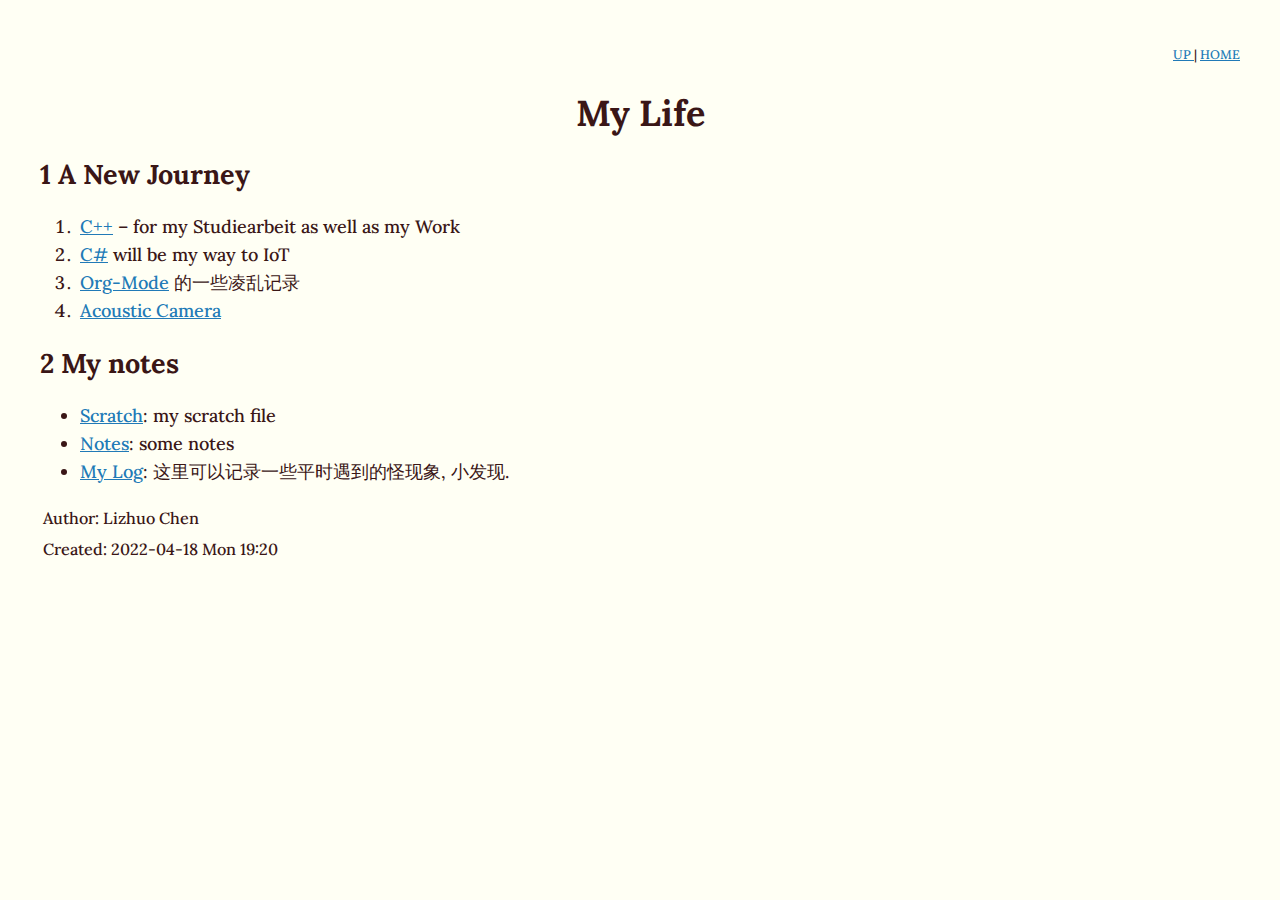
<file: index.html>
<?xml version="1.0" encoding="utf-8"?>
<!DOCTYPE html PUBLIC "-//W3C//DTD XHTML 1.0 Strict//EN"
"http://www.w3.org/TR/xhtml1/DTD/xhtml1-strict.dtd">
<html xmlns="http://www.w3.org/1999/xhtml" lang="en" xml:lang="en">
<head>
<!-- 2022-04-18 Mon 19:20 -->
<meta http-equiv="Content-Type" content="text/html;charset=utf-8" />
<meta name="viewport" content="width=device-width, initial-scale=1" />
<title>My Life</title>
<meta name="generator" content="Org mode" />
<meta name="author" content="Lizhuo Chen" />
<style type="text/css">
 <!--/*--><![CDATA[/*><!--*/
  .title  { text-align: center;
             margin-bottom: .2em; }
  .subtitle { text-align: center;
              font-size: medium;
              font-weight: bold;
              margin-top:0; }
  .todo   { font-family: monospace; color: red; }
  .done   { font-family: monospace; color: green; }
  .priority { font-family: monospace; color: orange; }
  .tag    { background-color: #eee; font-family: monospace;
            padding: 2px; font-size: 80%; font-weight: normal; }
  .timestamp { color: #bebebe; }
  .timestamp-kwd { color: #5f9ea0; }
  .org-right  { margin-left: auto; margin-right: 0px;  text-align: right; }
  .org-left   { margin-left: 0px;  margin-right: auto; text-align: left; }
  .org-center { margin-left: auto; margin-right: auto; text-align: center; }
  .underline { text-decoration: underline; }
  #postamble p, #preamble p { font-size: 90%; margin: .2em; }
  p.verse { margin-left: 3%; }
  pre {
    border: 1px solid #ccc;
    box-shadow: 3px 3px 3px #eee;
    padding: 8pt;
    font-family: monospace;
    overflow: auto;
    margin: 1.2em;
  }
  pre.src {
    position: relative;
    overflow: auto;
    padding-top: 1.2em;
  }
  pre.src:before {
    display: none;
    position: absolute;
    background-color: white;
    top: -10px;
    right: 10px;
    padding: 3px;
    border: 1px solid black;
  }
  pre.src:hover:before { display: inline; margin-top: 14px;}
  /* Languages per Org manual */
  pre.src-asymptote:before { content: 'Asymptote'; }
  pre.src-awk:before { content: 'Awk'; }
  pre.src-C:before { content: 'C'; }
  /* pre.src-C++ doesn't work in CSS */
  pre.src-clojure:before { content: 'Clojure'; }
  pre.src-css:before { content: 'CSS'; }
  pre.src-D:before { content: 'D'; }
  pre.src-ditaa:before { content: 'ditaa'; }
  pre.src-dot:before { content: 'Graphviz'; }
  pre.src-calc:before { content: 'Emacs Calc'; }
  pre.src-emacs-lisp:before { content: 'Emacs Lisp'; }
  pre.src-fortran:before { content: 'Fortran'; }
  pre.src-gnuplot:before { content: 'gnuplot'; }
  pre.src-haskell:before { content: 'Haskell'; }
  pre.src-hledger:before { content: 'hledger'; }
  pre.src-java:before { content: 'Java'; }
  pre.src-js:before { content: 'Javascript'; }
  pre.src-latex:before { content: 'LaTeX'; }
  pre.src-ledger:before { content: 'Ledger'; }
  pre.src-lisp:before { content: 'Lisp'; }
  pre.src-lilypond:before { content: 'Lilypond'; }
  pre.src-lua:before { content: 'Lua'; }
  pre.src-matlab:before { content: 'MATLAB'; }
  pre.src-mscgen:before { content: 'Mscgen'; }
  pre.src-ocaml:before { content: 'Objective Caml'; }
  pre.src-octave:before { content: 'Octave'; }
  pre.src-org:before { content: 'Org mode'; }
  pre.src-oz:before { content: 'OZ'; }
  pre.src-plantuml:before { content: 'Plantuml'; }
  pre.src-processing:before { content: 'Processing.js'; }
  pre.src-python:before { content: 'Python'; }
  pre.src-R:before { content: 'R'; }
  pre.src-ruby:before { content: 'Ruby'; }
  pre.src-sass:before { content: 'Sass'; }
  pre.src-scheme:before { content: 'Scheme'; }
  pre.src-screen:before { content: 'Gnu Screen'; }
  pre.src-sed:before { content: 'Sed'; }
  pre.src-sh:before { content: 'shell'; }
  pre.src-sql:before { content: 'SQL'; }
  pre.src-sqlite:before { content: 'SQLite'; }
  /* additional languages in org.el's org-babel-load-languages alist */
  pre.src-forth:before { content: 'Forth'; }
  pre.src-io:before { content: 'IO'; }
  pre.src-J:before { content: 'J'; }
  pre.src-makefile:before { content: 'Makefile'; }
  pre.src-maxima:before { content: 'Maxima'; }
  pre.src-perl:before { content: 'Perl'; }
  pre.src-picolisp:before { content: 'Pico Lisp'; }
  pre.src-scala:before { content: 'Scala'; }
  pre.src-shell:before { content: 'Shell Script'; }
  pre.src-ebnf2ps:before { content: 'ebfn2ps'; }
  /* additional language identifiers per "defun org-babel-execute"
       in ob-*.el */
  pre.src-cpp:before  { content: 'C++'; }
  pre.src-abc:before  { content: 'ABC'; }
  pre.src-coq:before  { content: 'Coq'; }
  pre.src-groovy:before  { content: 'Groovy'; }
  /* additional language identifiers from org-babel-shell-names in
     ob-shell.el: ob-shell is the only babel language using a lambda to put
     the execution function name together. */
  pre.src-bash:before  { content: 'bash'; }
  pre.src-csh:before  { content: 'csh'; }
  pre.src-ash:before  { content: 'ash'; }
  pre.src-dash:before  { content: 'dash'; }
  pre.src-ksh:before  { content: 'ksh'; }
  pre.src-mksh:before  { content: 'mksh'; }
  pre.src-posh:before  { content: 'posh'; }
  /* Additional Emacs modes also supported by the LaTeX listings package */
  pre.src-ada:before { content: 'Ada'; }
  pre.src-asm:before { content: 'Assembler'; }
  pre.src-caml:before { content: 'Caml'; }
  pre.src-delphi:before { content: 'Delphi'; }
  pre.src-html:before { content: 'HTML'; }
  pre.src-idl:before { content: 'IDL'; }
  pre.src-mercury:before { content: 'Mercury'; }
  pre.src-metapost:before { content: 'MetaPost'; }
  pre.src-modula-2:before { content: 'Modula-2'; }
  pre.src-pascal:before { content: 'Pascal'; }
  pre.src-ps:before { content: 'PostScript'; }
  pre.src-prolog:before { content: 'Prolog'; }
  pre.src-simula:before { content: 'Simula'; }
  pre.src-tcl:before { content: 'tcl'; }
  pre.src-tex:before { content: 'TeX'; }
  pre.src-plain-tex:before { content: 'Plain TeX'; }
  pre.src-verilog:before { content: 'Verilog'; }
  pre.src-vhdl:before { content: 'VHDL'; }
  pre.src-xml:before { content: 'XML'; }
  pre.src-nxml:before { content: 'XML'; }
  /* add a generic configuration mode; LaTeX export needs an additional
     (add-to-list 'org-latex-listings-langs '(conf " ")) in .emacs */
  pre.src-conf:before { content: 'Configuration File'; }

  table { border-collapse:collapse; }
  caption.t-above { caption-side: top; }
  caption.t-bottom { caption-side: bottom; }
  td, th { vertical-align:top;  }
  th.org-right  { text-align: center;  }
  th.org-left   { text-align: center;   }
  th.org-center { text-align: center; }
  td.org-right  { text-align: right;  }
  td.org-left   { text-align: left;   }
  td.org-center { text-align: center; }
  dt { font-weight: bold; }
  .footpara { display: inline; }
  .footdef  { margin-bottom: 1em; }
  .figure { padding: 1em; }
  .figure p { text-align: center; }
  .equation-container {
    display: table;
    text-align: center;
    width: 100%;
  }
  .equation {
    vertical-align: middle;
  }
  .equation-label {
    display: table-cell;
    text-align: right;
    vertical-align: middle;
  }
  .inlinetask {
    padding: 10px;
    border: 2px solid gray;
    margin: 10px;
    background: #ffffcc;
  }
  #org-div-home-and-up
   { text-align: right; font-size: 70%; white-space: nowrap; }
  textarea { overflow-x: auto; }
  .linenr { font-size: smaller }
  .code-highlighted { background-color: #ffff00; }
  .org-info-js_info-navigation { border-style: none; }
  #org-info-js_console-label
    { font-size: 10px; font-weight: bold; white-space: nowrap; }
  .org-info-js_search-highlight
    { background-color: #ffff00; color: #000000; font-weight: bold; }
  .org-svg { width: 90%; }
  /*]]>*/-->
</style>
<link rel="stylesheet" href="./css/core.css">
<script type="text/javascript">
// @license magnet:?xt=urn:btih:e95b018ef3580986a04669f1b5879592219e2a7a&dn=public-domain.txt Public Domain
<!--/*--><![CDATA[/*><!--*/
     function CodeHighlightOn(elem, id)
     {
       var target = document.getElementById(id);
       if(null != target) {
         elem.classList.add("code-highlighted");
         target.classList.add("code-highlighted");
       }
     }
     function CodeHighlightOff(elem, id)
     {
       var target = document.getElementById(id);
       if(null != target) {
         elem.classList.remove("code-highlighted");
         target.classList.remove("code-highlighted");
       }
     }
    /*]]>*///-->
// @license-end
</script>
</head>
<body>
<div id="org-div-home-and-up">
 <a accesskey="h" href="./index.html"> UP </a>
 |
 <a accesskey="H" href="https://cheneymx.github.io/mylife/"> HOME </a>
</div><div id="content">
<h1 class="title">My Life</h1>


<div id="outline-container-org304171f" class="outline-2">
<h2 id="org304171f"><span class="section-number-2">1</span> A New Journey</h2>
<div class="outline-text-2" id="text-1">
<ol class="org-ol">
<li><a href="C++.html">C++</a> &#x2013; for my Studiearbeit as well as my Work</li>

<li><a href="csharp.html">C#</a> will be my way to IoT</li>

<li><a href="org-mode.html">Org-Mode</a> 的一些凌乱记录</li>

<li><a href="AcouCam.html">Acoustic Camera</a></li>
</ol>
</div>
</div>

<div id="outline-container-org5860a92" class="outline-2">
<h2 id="org5860a92"><span class="section-number-2">2</span> My notes</h2>
<div class="outline-text-2" id="text-2">
<ul class="org-ul">
<li><a href="Scratch.html">Scratch</a>:        my scratch file</li>
<li><a href="Notes.html">Notes</a>:          some notes</li>
<li><a href="log2.html">My Log</a>:         这里可以记录一些平时遇到的怪现象, 小发现.</li>
</ul>
</div>
</div>
</div>
<div id="postamble" class="status">
<p class="author">Author: Lizhuo Chen</p>
<p class="date">Created: 2022-04-18 Mon 19:20</p>
</div>
</body>
</html>
</file>
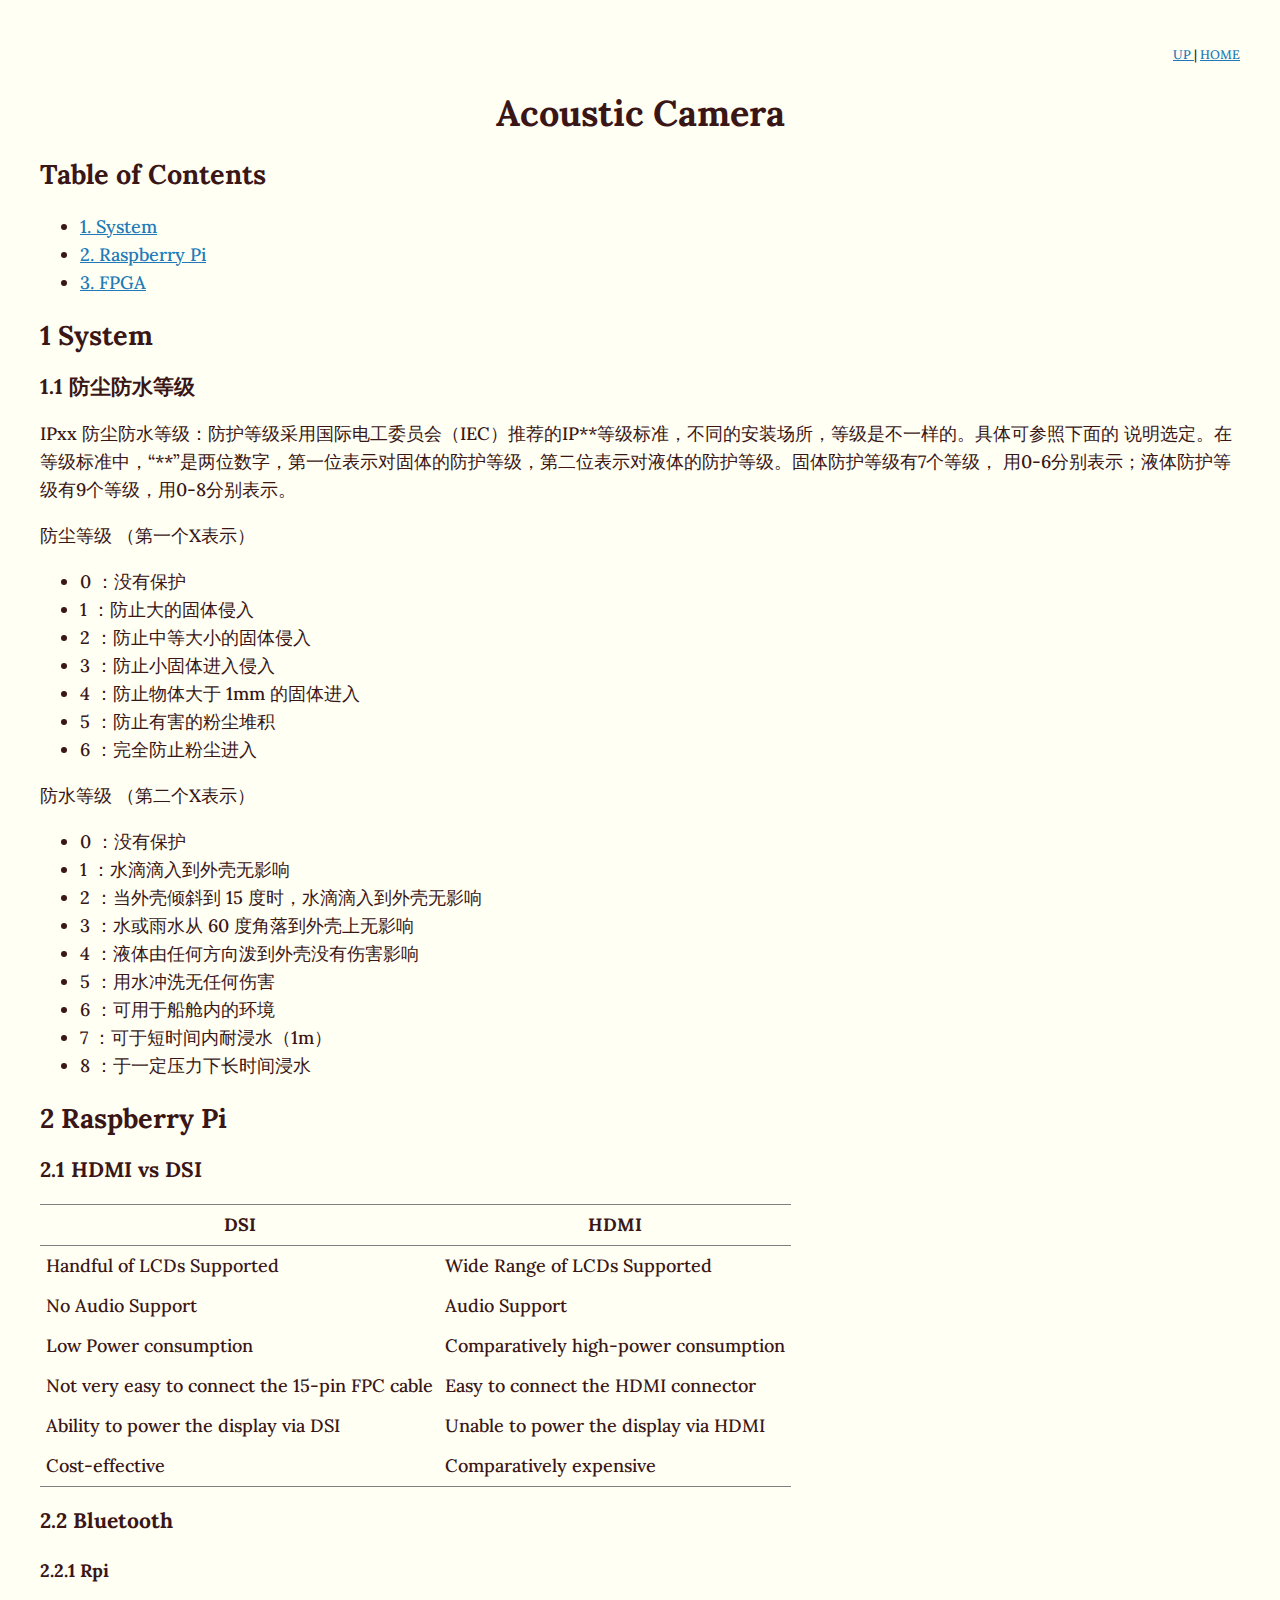
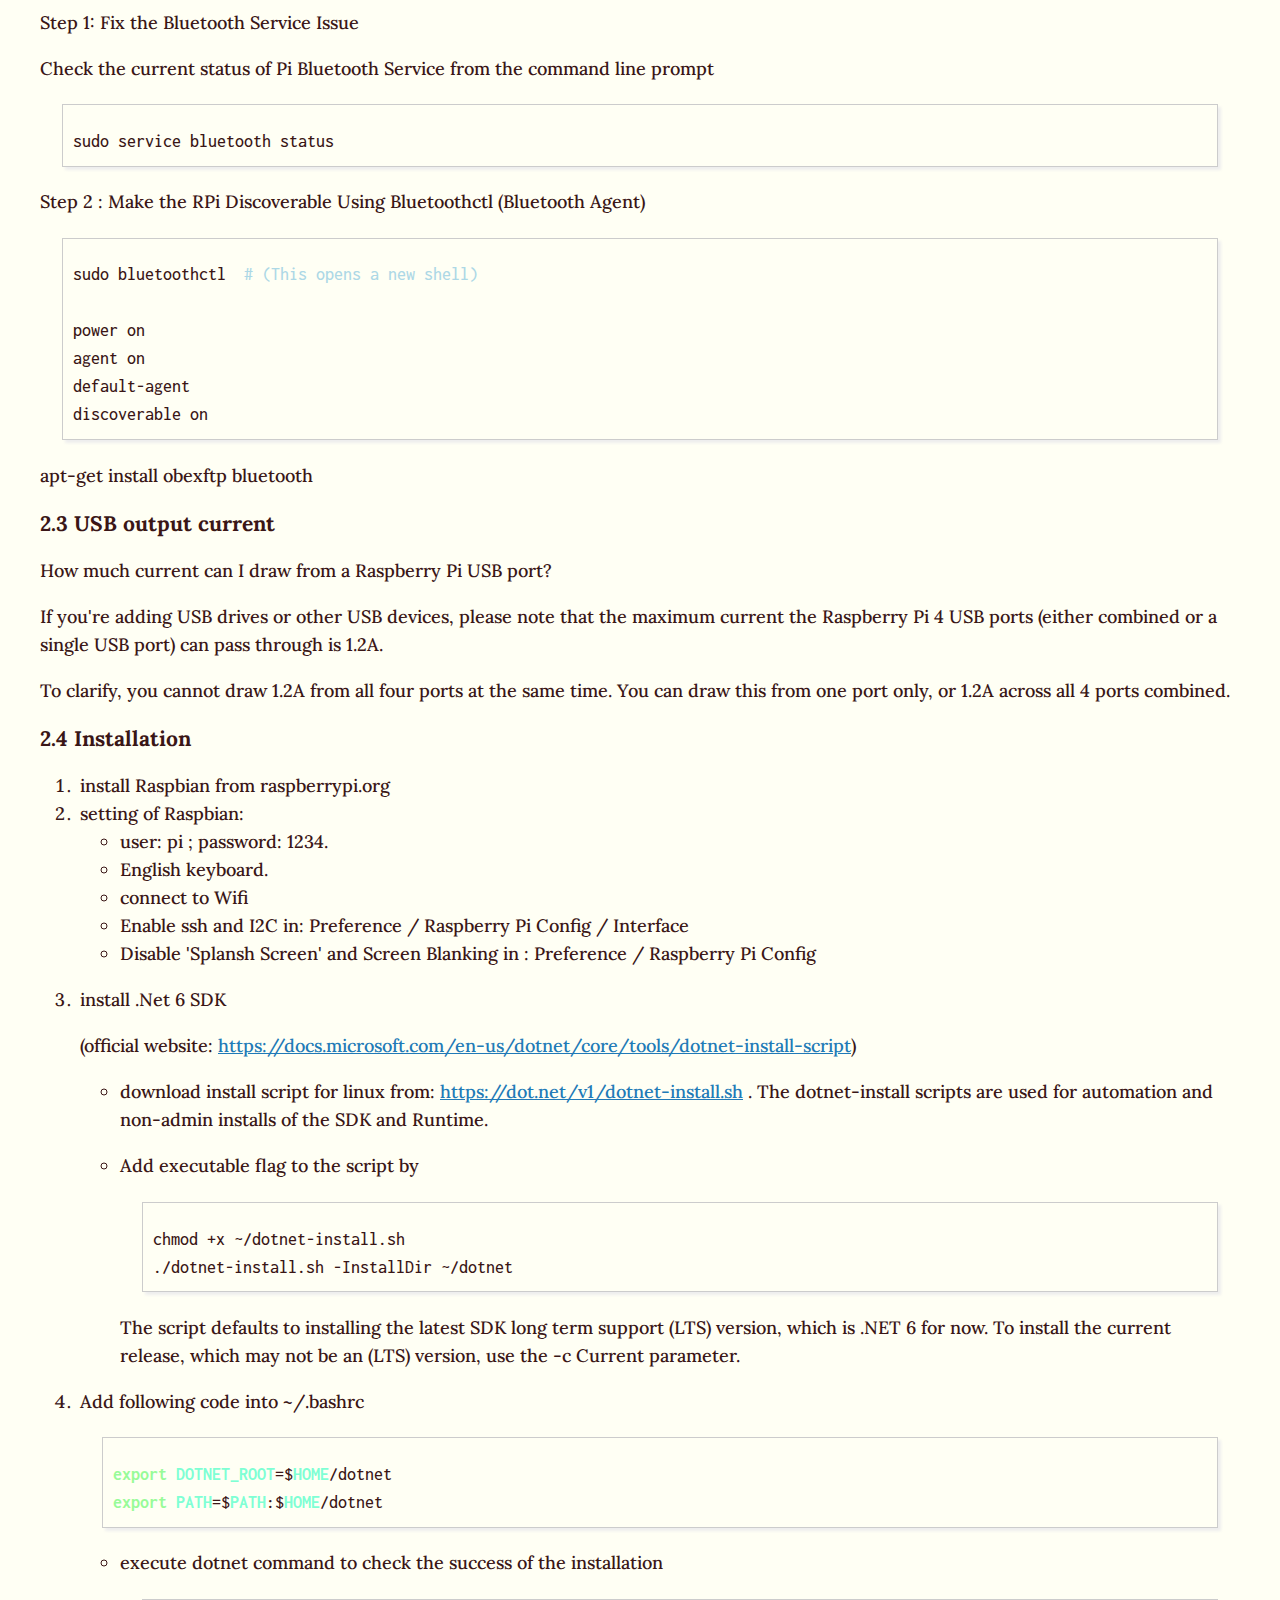
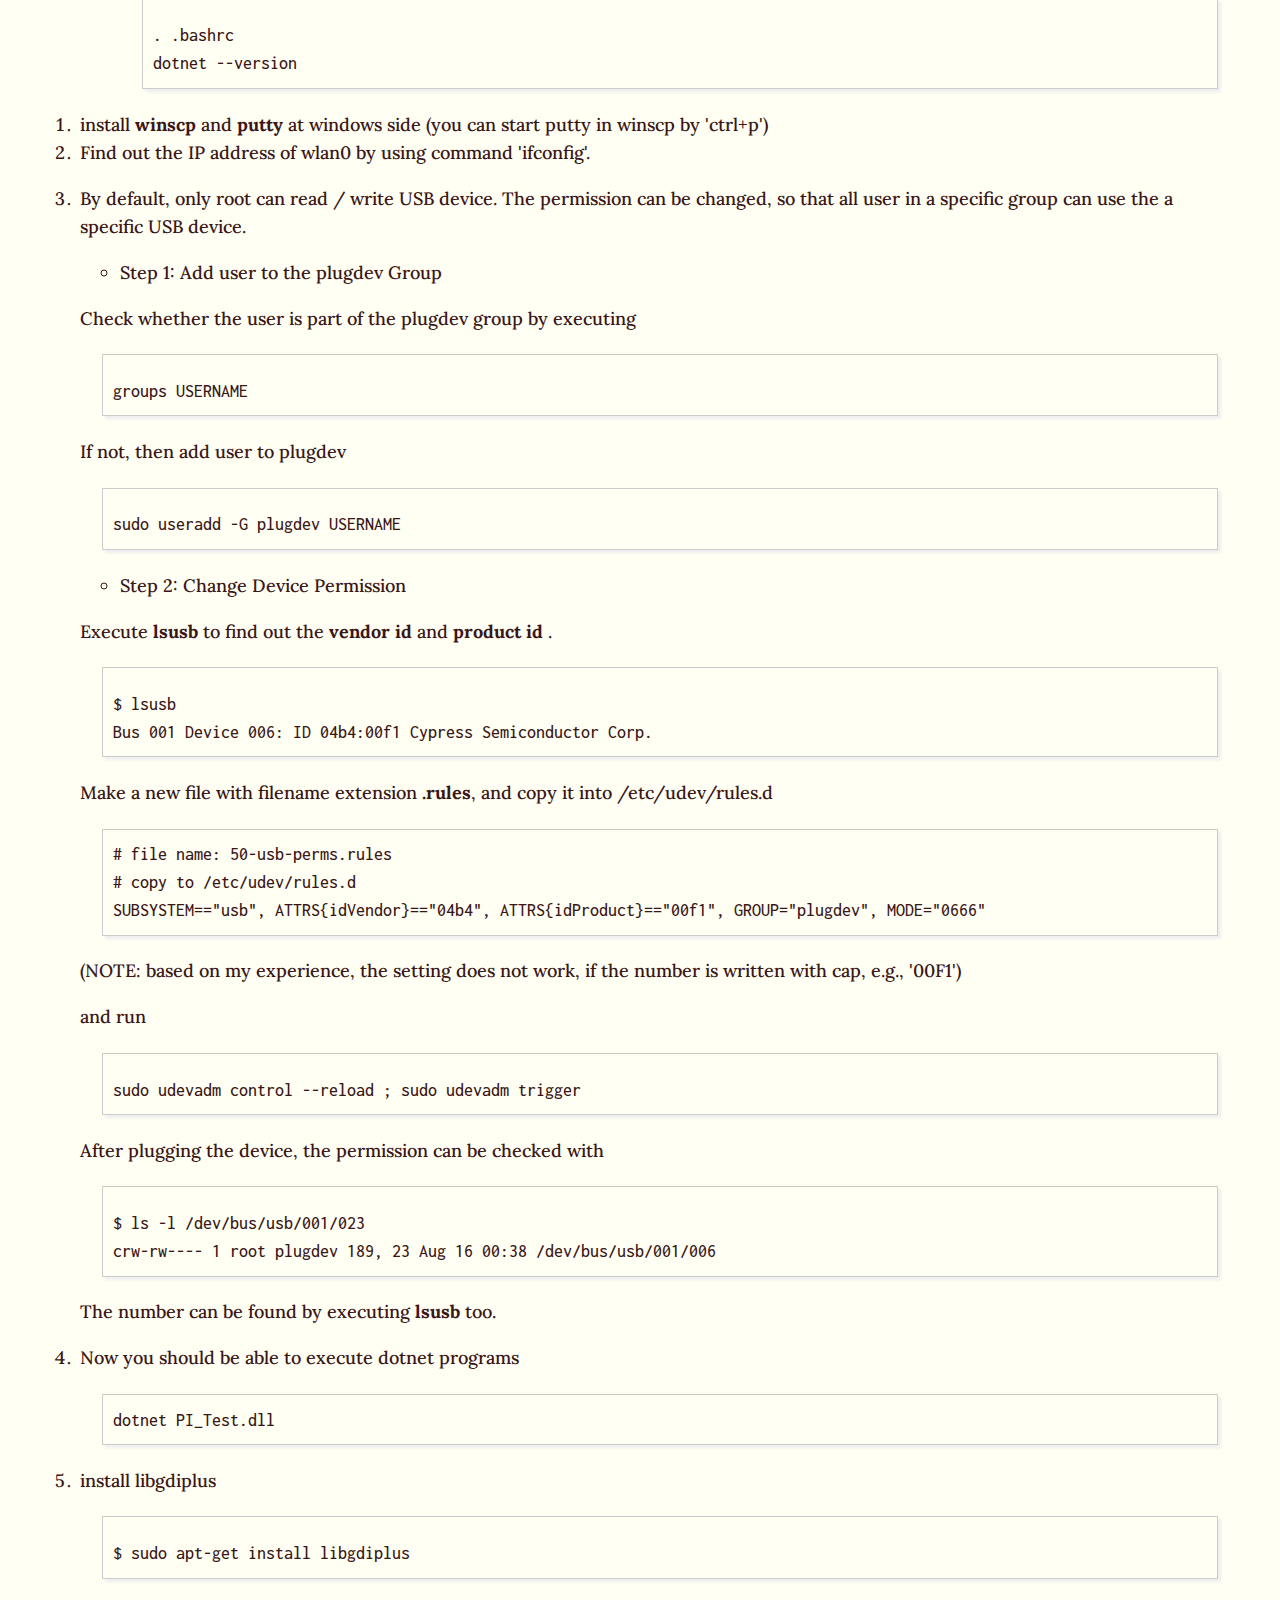
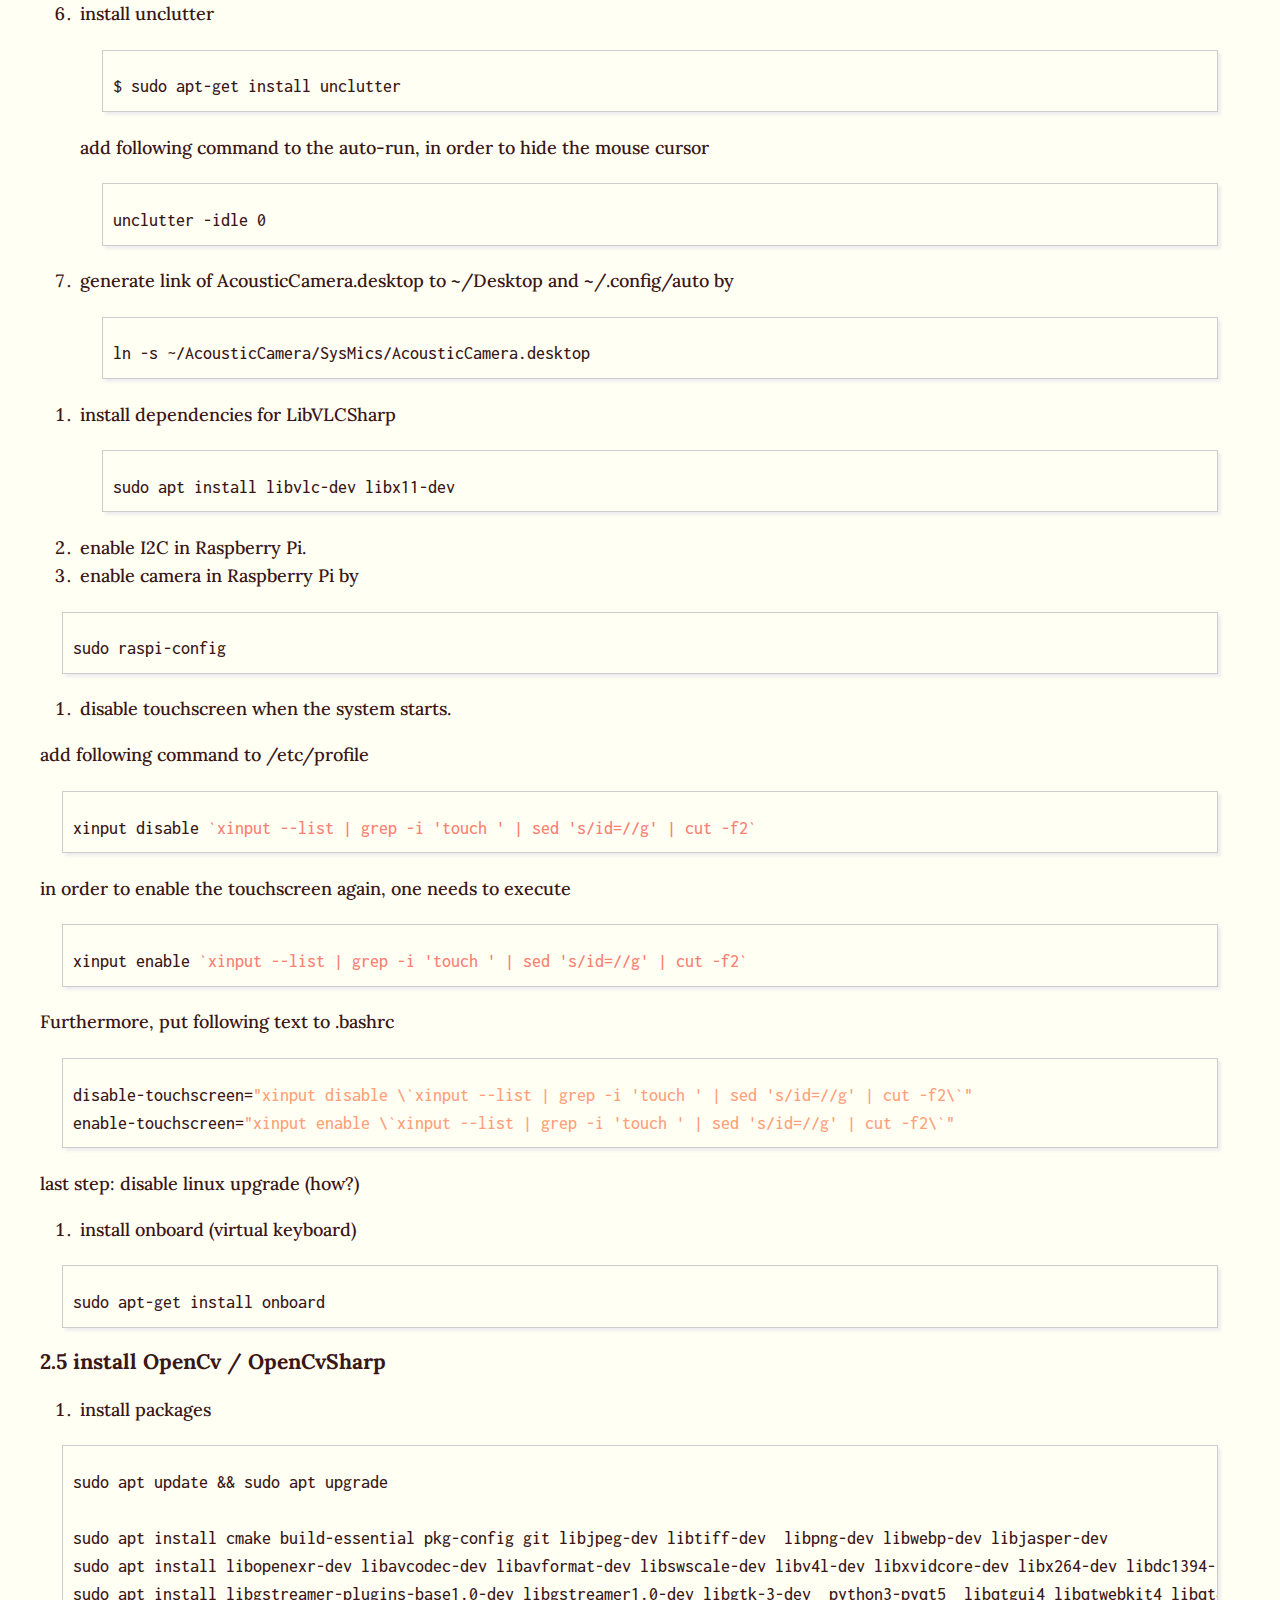
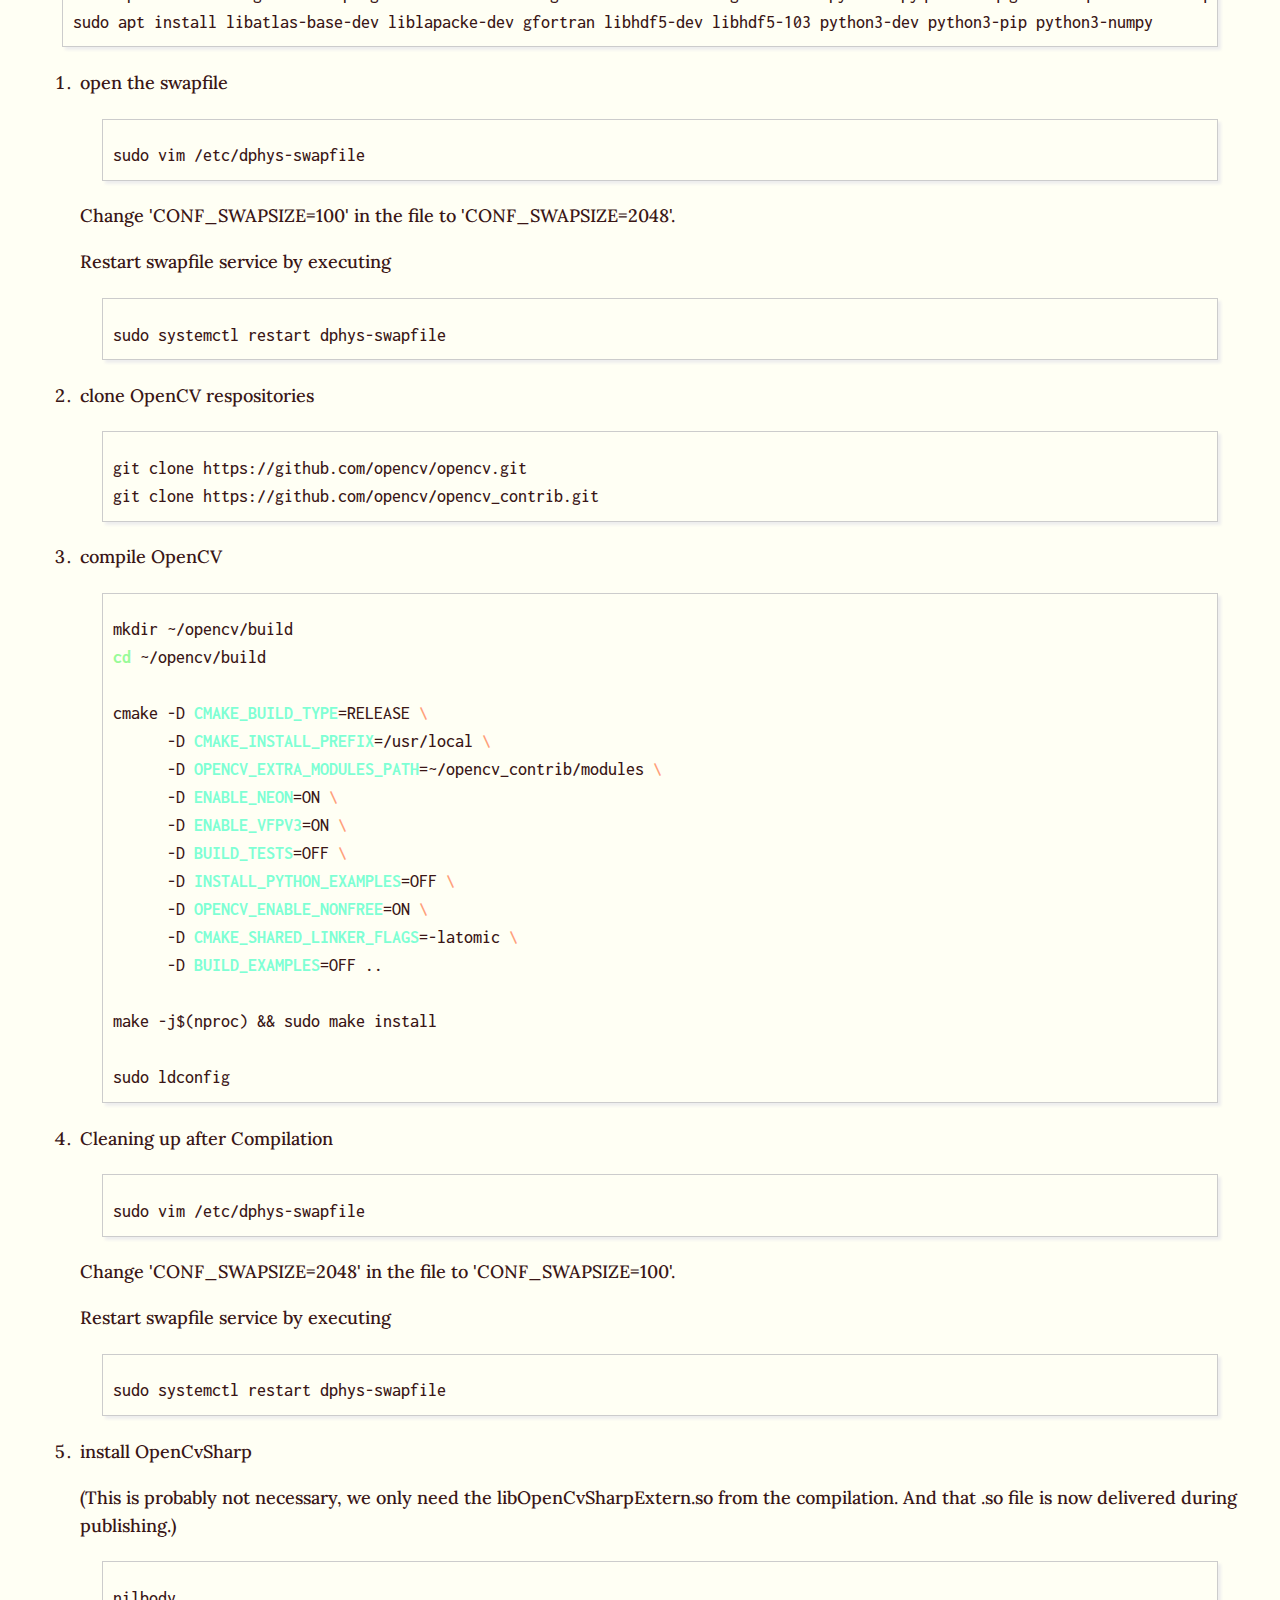
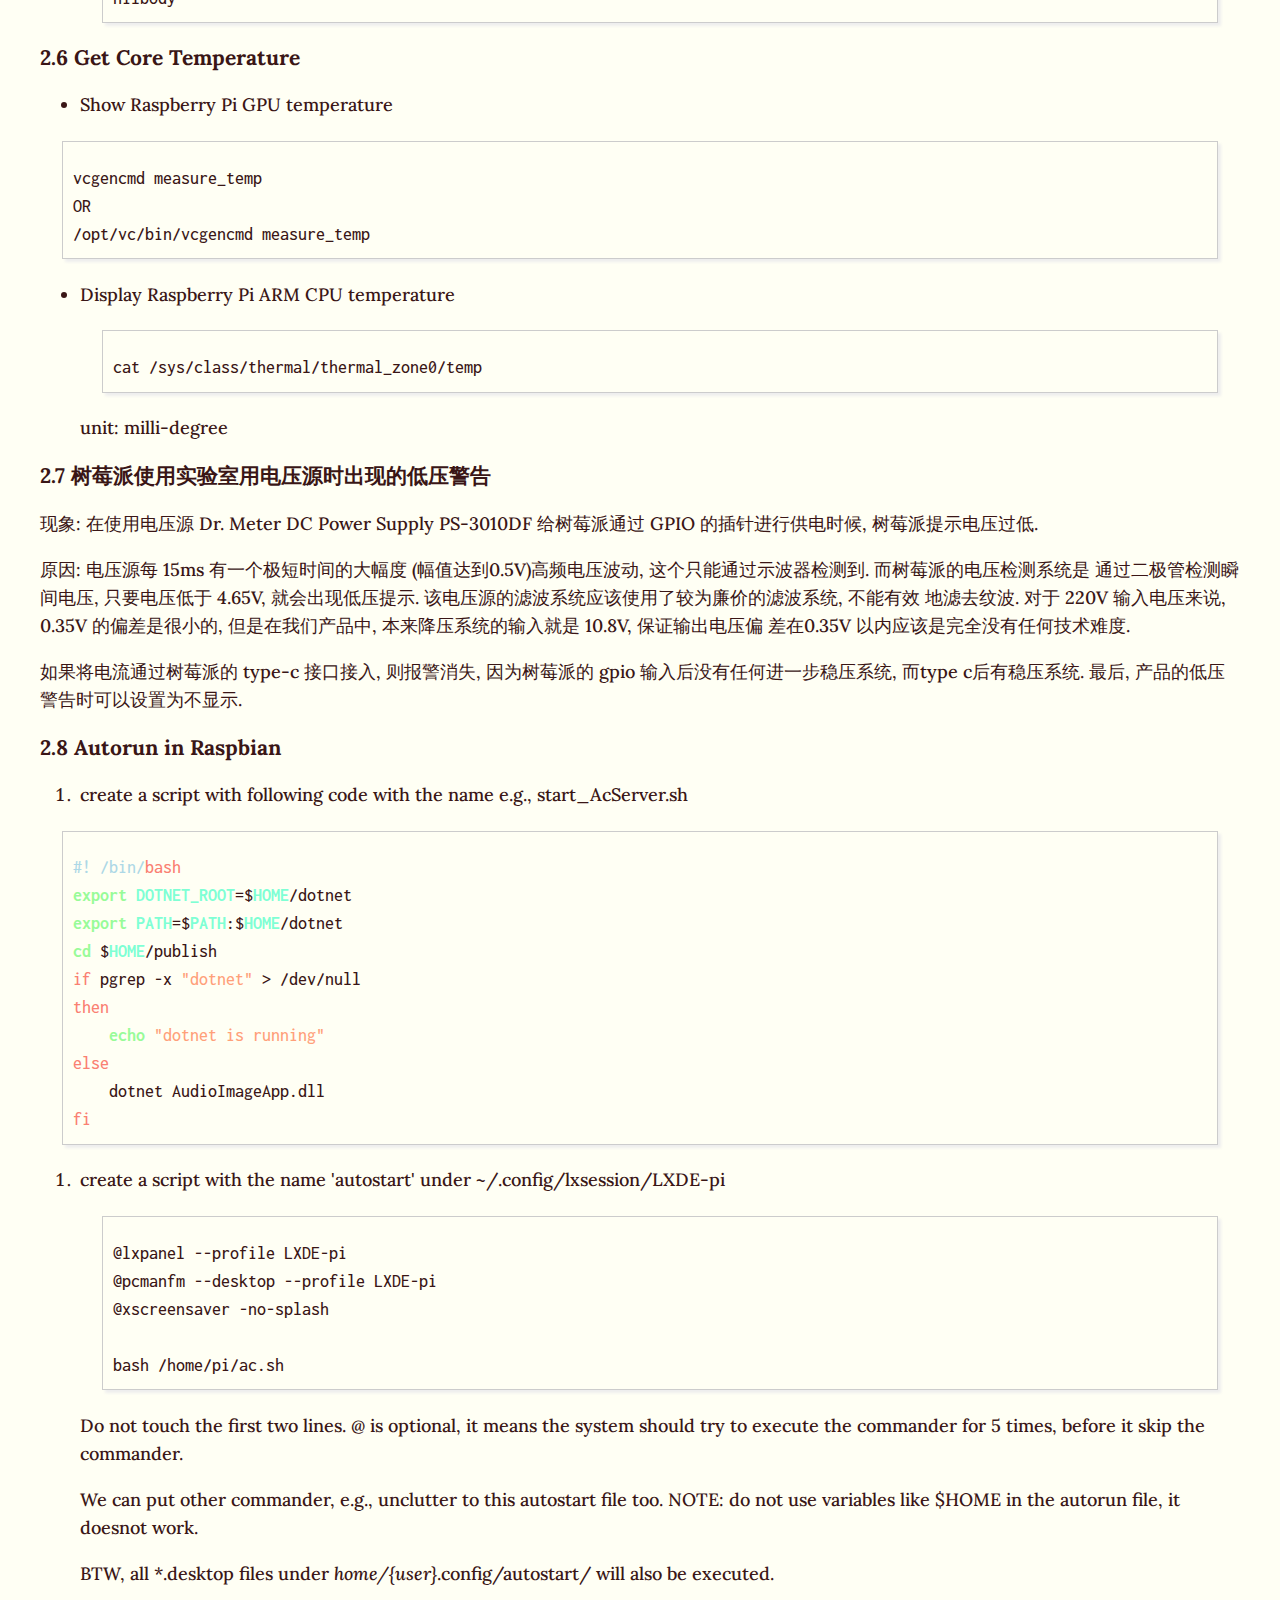
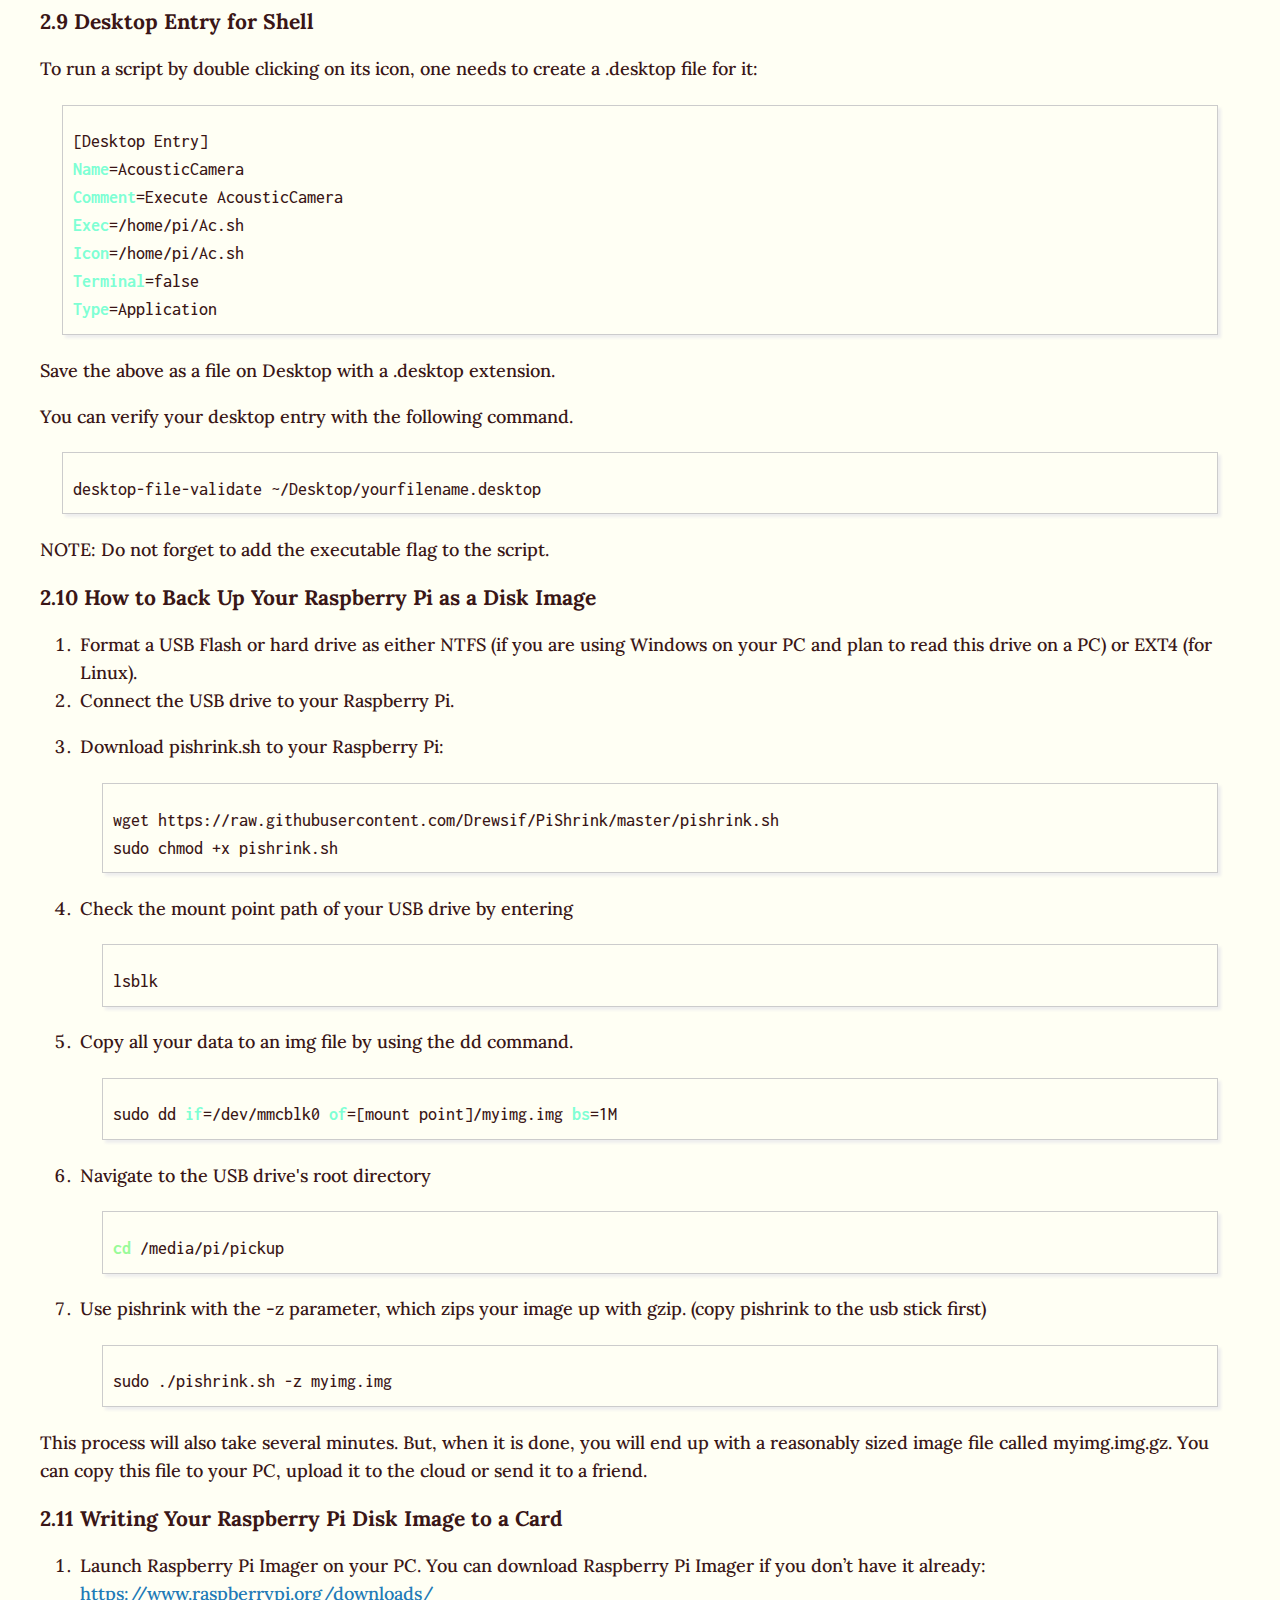
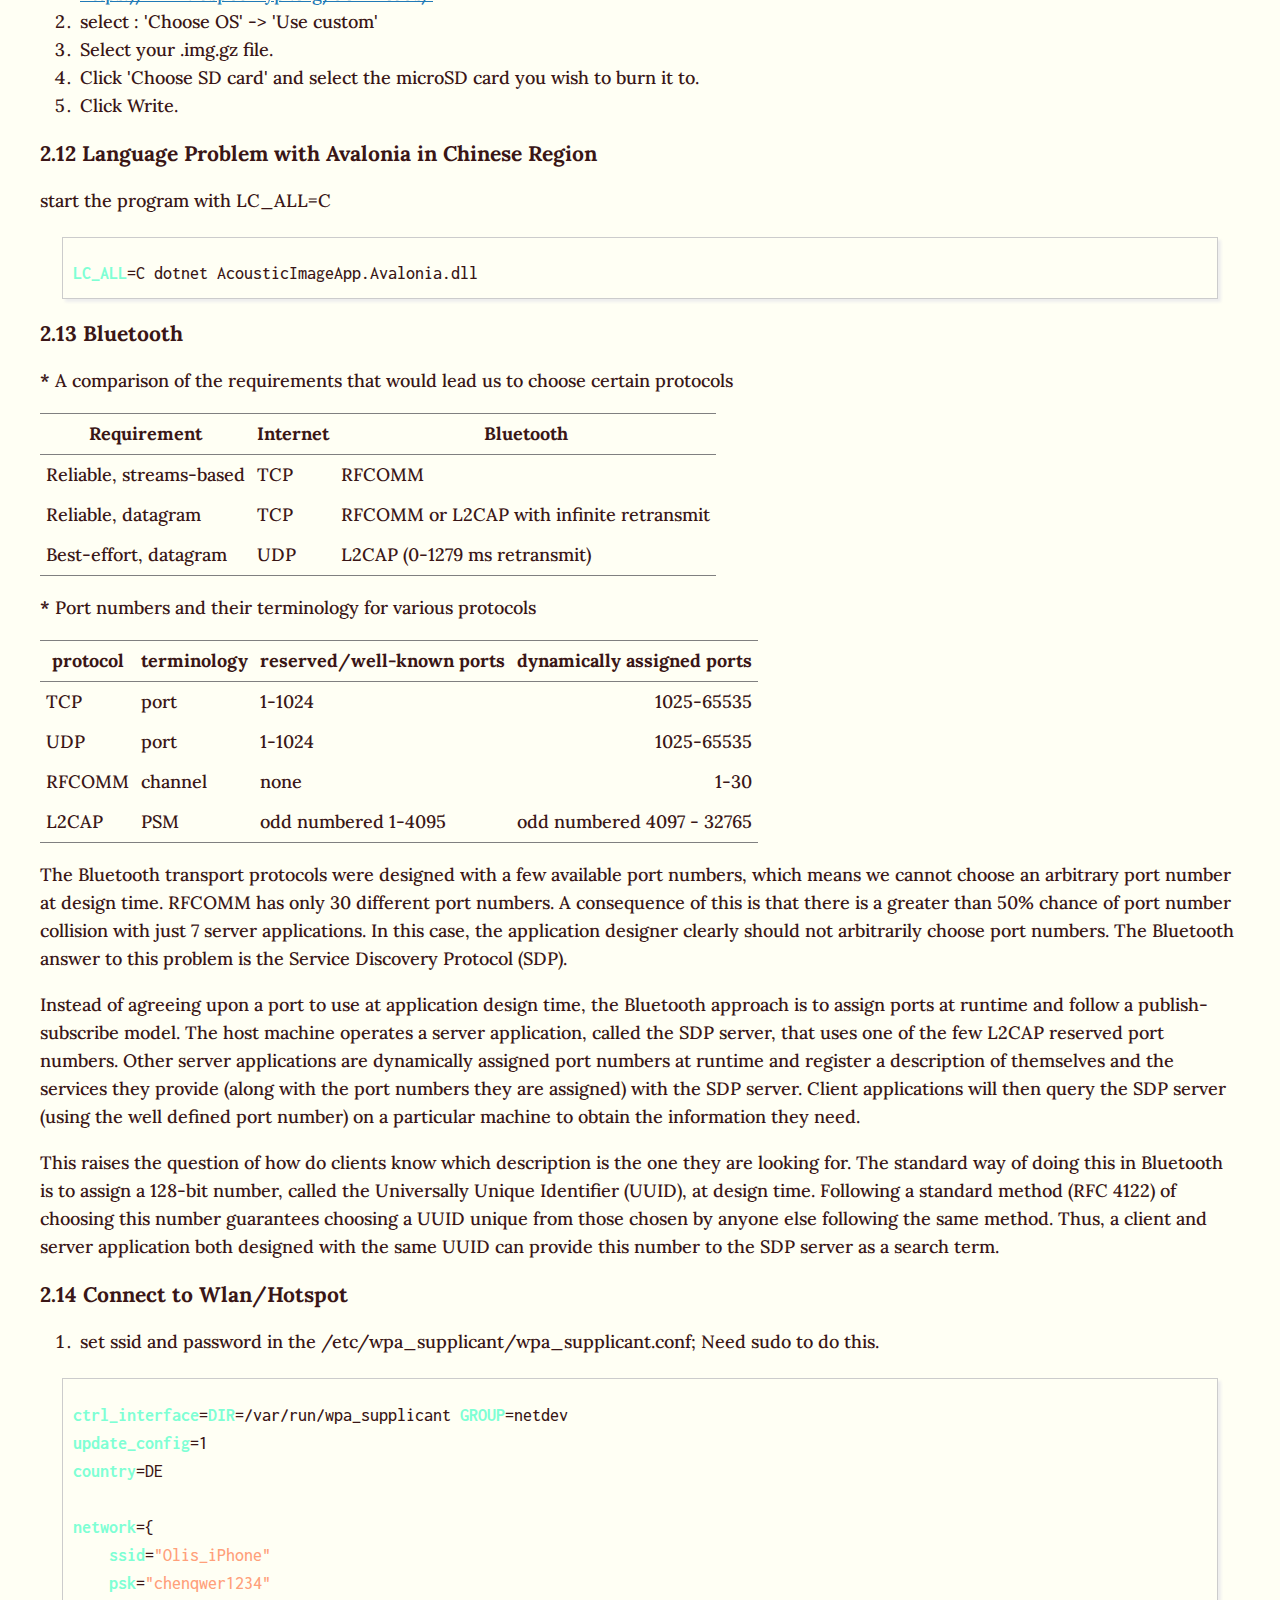
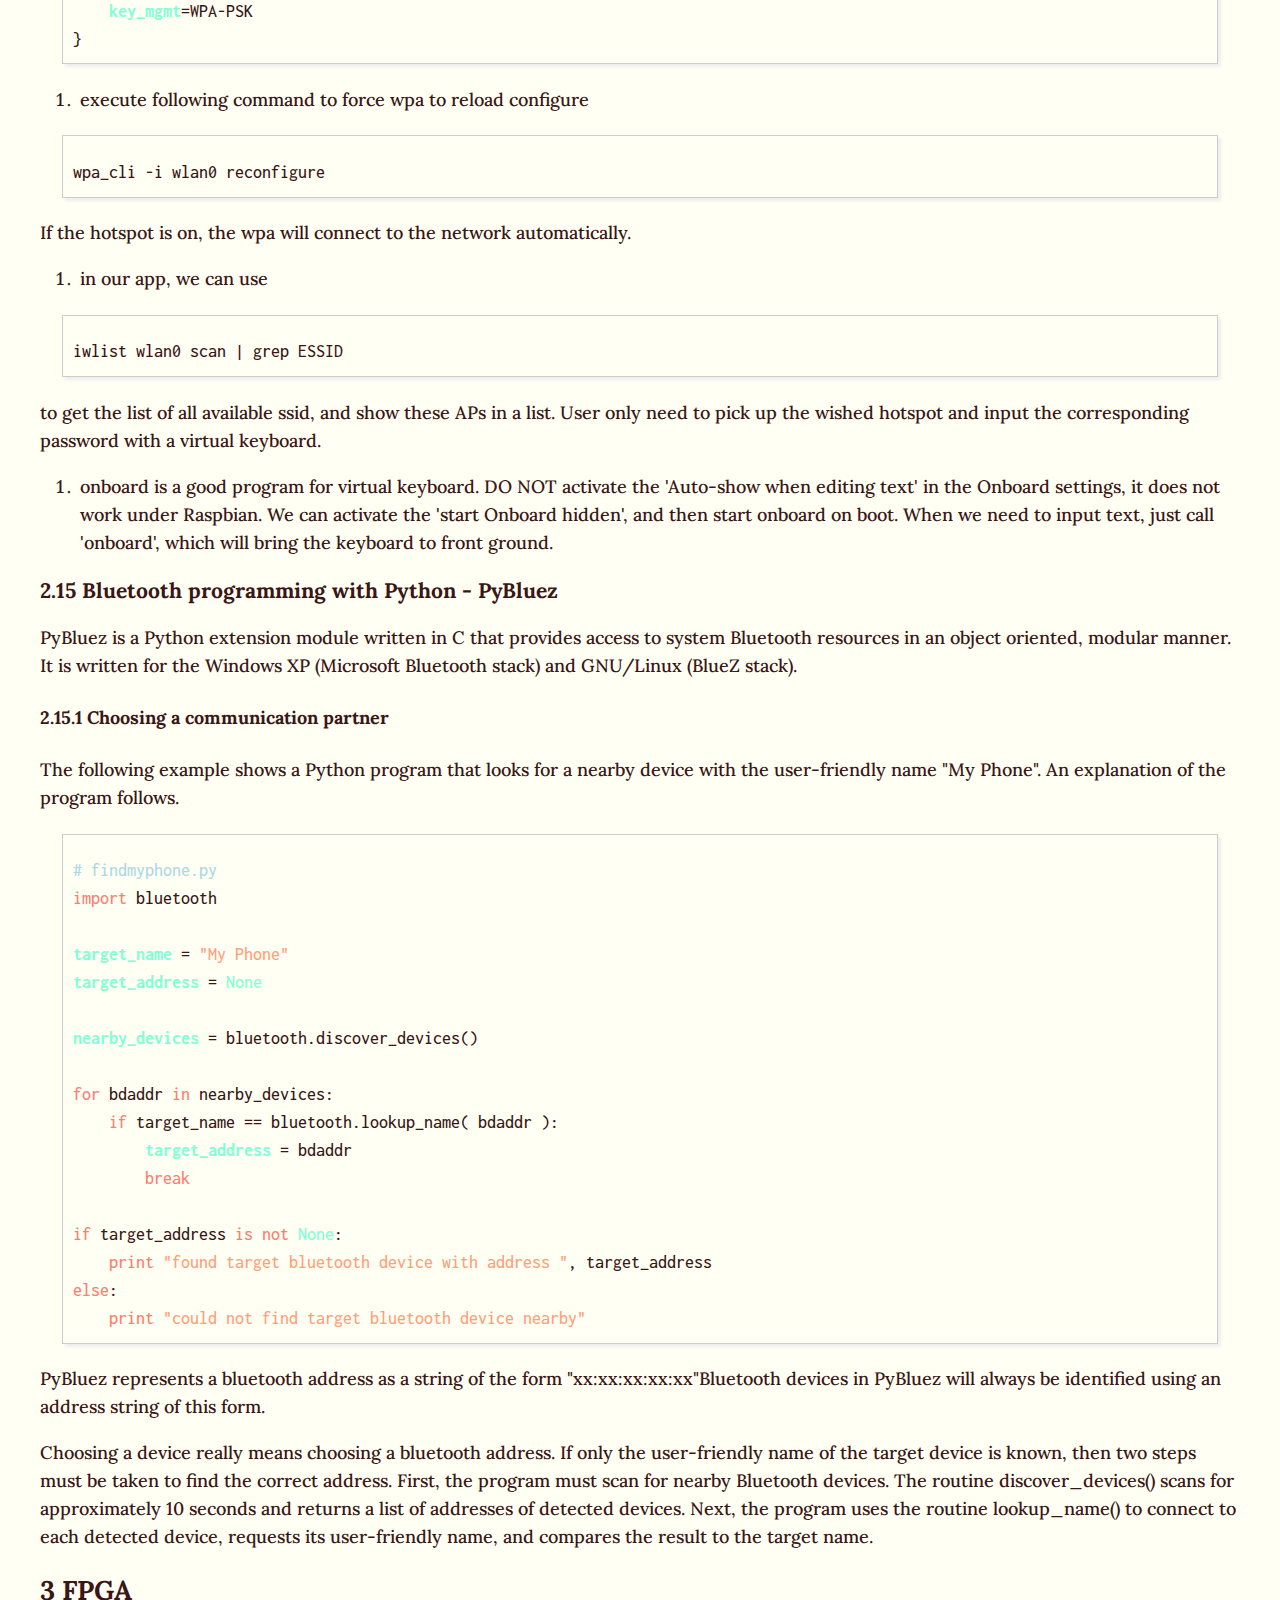
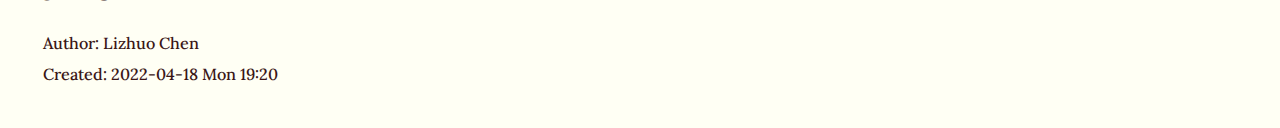
<file: AcouCam.html>
<?xml version="1.0" encoding="utf-8"?>
<!DOCTYPE html PUBLIC "-//W3C//DTD XHTML 1.0 Strict//EN"
"http://www.w3.org/TR/xhtml1/DTD/xhtml1-strict.dtd">
<html xmlns="http://www.w3.org/1999/xhtml" lang="en" xml:lang="en">
<head>
<!-- 2022-04-18 Mon 19:20 -->
<meta http-equiv="Content-Type" content="text/html;charset=utf-8" />
<meta name="viewport" content="width=device-width, initial-scale=1" />
<title>Acoustic Camera</title>
<meta name="generator" content="Org mode" />
<meta name="author" content="Lizhuo Chen" />
<style type="text/css">
 <!--/*--><![CDATA[/*><!--*/
  .title  { text-align: center;
             margin-bottom: .2em; }
  .subtitle { text-align: center;
              font-size: medium;
              font-weight: bold;
              margin-top:0; }
  .todo   { font-family: monospace; color: red; }
  .done   { font-family: monospace; color: green; }
  .priority { font-family: monospace; color: orange; }
  .tag    { background-color: #eee; font-family: monospace;
            padding: 2px; font-size: 80%; font-weight: normal; }
  .timestamp { color: #bebebe; }
  .timestamp-kwd { color: #5f9ea0; }
  .org-right  { margin-left: auto; margin-right: 0px;  text-align: right; }
  .org-left   { margin-left: 0px;  margin-right: auto; text-align: left; }
  .org-center { margin-left: auto; margin-right: auto; text-align: center; }
  .underline { text-decoration: underline; }
  #postamble p, #preamble p { font-size: 90%; margin: .2em; }
  p.verse { margin-left: 3%; }
  pre {
    border: 1px solid #ccc;
    box-shadow: 3px 3px 3px #eee;
    padding: 8pt;
    font-family: monospace;
    overflow: auto;
    margin: 1.2em;
  }
  pre.src {
    position: relative;
    overflow: auto;
    padding-top: 1.2em;
  }
  pre.src:before {
    display: none;
    position: absolute;
    background-color: white;
    top: -10px;
    right: 10px;
    padding: 3px;
    border: 1px solid black;
  }
  pre.src:hover:before { display: inline; margin-top: 14px;}
  /* Languages per Org manual */
  pre.src-asymptote:before { content: 'Asymptote'; }
  pre.src-awk:before { content: 'Awk'; }
  pre.src-C:before { content: 'C'; }
  /* pre.src-C++ doesn't work in CSS */
  pre.src-clojure:before { content: 'Clojure'; }
  pre.src-css:before { content: 'CSS'; }
  pre.src-D:before { content: 'D'; }
  pre.src-ditaa:before { content: 'ditaa'; }
  pre.src-dot:before { content: 'Graphviz'; }
  pre.src-calc:before { content: 'Emacs Calc'; }
  pre.src-emacs-lisp:before { content: 'Emacs Lisp'; }
  pre.src-fortran:before { content: 'Fortran'; }
  pre.src-gnuplot:before { content: 'gnuplot'; }
  pre.src-haskell:before { content: 'Haskell'; }
  pre.src-hledger:before { content: 'hledger'; }
  pre.src-java:before { content: 'Java'; }
  pre.src-js:before { content: 'Javascript'; }
  pre.src-latex:before { content: 'LaTeX'; }
  pre.src-ledger:before { content: 'Ledger'; }
  pre.src-lisp:before { content: 'Lisp'; }
  pre.src-lilypond:before { content: 'Lilypond'; }
  pre.src-lua:before { content: 'Lua'; }
  pre.src-matlab:before { content: 'MATLAB'; }
  pre.src-mscgen:before { content: 'Mscgen'; }
  pre.src-ocaml:before { content: 'Objective Caml'; }
  pre.src-octave:before { content: 'Octave'; }
  pre.src-org:before { content: 'Org mode'; }
  pre.src-oz:before { content: 'OZ'; }
  pre.src-plantuml:before { content: 'Plantuml'; }
  pre.src-processing:before { content: 'Processing.js'; }
  pre.src-python:before { content: 'Python'; }
  pre.src-R:before { content: 'R'; }
  pre.src-ruby:before { content: 'Ruby'; }
  pre.src-sass:before { content: 'Sass'; }
  pre.src-scheme:before { content: 'Scheme'; }
  pre.src-screen:before { content: 'Gnu Screen'; }
  pre.src-sed:before { content: 'Sed'; }
  pre.src-sh:before { content: 'shell'; }
  pre.src-sql:before { content: 'SQL'; }
  pre.src-sqlite:before { content: 'SQLite'; }
  /* additional languages in org.el's org-babel-load-languages alist */
  pre.src-forth:before { content: 'Forth'; }
  pre.src-io:before { content: 'IO'; }
  pre.src-J:before { content: 'J'; }
  pre.src-makefile:before { content: 'Makefile'; }
  pre.src-maxima:before { content: 'Maxima'; }
  pre.src-perl:before { content: 'Perl'; }
  pre.src-picolisp:before { content: 'Pico Lisp'; }
  pre.src-scala:before { content: 'Scala'; }
  pre.src-shell:before { content: 'Shell Script'; }
  pre.src-ebnf2ps:before { content: 'ebfn2ps'; }
  /* additional language identifiers per "defun org-babel-execute"
       in ob-*.el */
  pre.src-cpp:before  { content: 'C++'; }
  pre.src-abc:before  { content: 'ABC'; }
  pre.src-coq:before  { content: 'Coq'; }
  pre.src-groovy:before  { content: 'Groovy'; }
  /* additional language identifiers from org-babel-shell-names in
     ob-shell.el: ob-shell is the only babel language using a lambda to put
     the execution function name together. */
  pre.src-bash:before  { content: 'bash'; }
  pre.src-csh:before  { content: 'csh'; }
  pre.src-ash:before  { content: 'ash'; }
  pre.src-dash:before  { content: 'dash'; }
  pre.src-ksh:before  { content: 'ksh'; }
  pre.src-mksh:before  { content: 'mksh'; }
  pre.src-posh:before  { content: 'posh'; }
  /* Additional Emacs modes also supported by the LaTeX listings package */
  pre.src-ada:before { content: 'Ada'; }
  pre.src-asm:before { content: 'Assembler'; }
  pre.src-caml:before { content: 'Caml'; }
  pre.src-delphi:before { content: 'Delphi'; }
  pre.src-html:before { content: 'HTML'; }
  pre.src-idl:before { content: 'IDL'; }
  pre.src-mercury:before { content: 'Mercury'; }
  pre.src-metapost:before { content: 'MetaPost'; }
  pre.src-modula-2:before { content: 'Modula-2'; }
  pre.src-pascal:before { content: 'Pascal'; }
  pre.src-ps:before { content: 'PostScript'; }
  pre.src-prolog:before { content: 'Prolog'; }
  pre.src-simula:before { content: 'Simula'; }
  pre.src-tcl:before { content: 'tcl'; }
  pre.src-tex:before { content: 'TeX'; }
  pre.src-plain-tex:before { content: 'Plain TeX'; }
  pre.src-verilog:before { content: 'Verilog'; }
  pre.src-vhdl:before { content: 'VHDL'; }
  pre.src-xml:before { content: 'XML'; }
  pre.src-nxml:before { content: 'XML'; }
  /* add a generic configuration mode; LaTeX export needs an additional
     (add-to-list 'org-latex-listings-langs '(conf " ")) in .emacs */
  pre.src-conf:before { content: 'Configuration File'; }

  table { border-collapse:collapse; }
  caption.t-above { caption-side: top; }
  caption.t-bottom { caption-side: bottom; }
  td, th { vertical-align:top;  }
  th.org-right  { text-align: center;  }
  th.org-left   { text-align: center;   }
  th.org-center { text-align: center; }
  td.org-right  { text-align: right;  }
  td.org-left   { text-align: left;   }
  td.org-center { text-align: center; }
  dt { font-weight: bold; }
  .footpara { display: inline; }
  .footdef  { margin-bottom: 1em; }
  .figure { padding: 1em; }
  .figure p { text-align: center; }
  .equation-container {
    display: table;
    text-align: center;
    width: 100%;
  }
  .equation {
    vertical-align: middle;
  }
  .equation-label {
    display: table-cell;
    text-align: right;
    vertical-align: middle;
  }
  .inlinetask {
    padding: 10px;
    border: 2px solid gray;
    margin: 10px;
    background: #ffffcc;
  }
  #org-div-home-and-up
   { text-align: right; font-size: 70%; white-space: nowrap; }
  textarea { overflow-x: auto; }
  .linenr { font-size: smaller }
  .code-highlighted { background-color: #ffff00; }
  .org-info-js_info-navigation { border-style: none; }
  #org-info-js_console-label
    { font-size: 10px; font-weight: bold; white-space: nowrap; }
  .org-info-js_search-highlight
    { background-color: #ffff00; color: #000000; font-weight: bold; }
  .org-svg { width: 90%; }
  /*]]>*/-->
</style>
<link rel="stylesheet" href="./css/core.css">
<script type="text/javascript">
// @license magnet:?xt=urn:btih:e95b018ef3580986a04669f1b5879592219e2a7a&dn=public-domain.txt Public Domain
<!--/*--><![CDATA[/*><!--*/
     function CodeHighlightOn(elem, id)
     {
       var target = document.getElementById(id);
       if(null != target) {
         elem.classList.add("code-highlighted");
         target.classList.add("code-highlighted");
       }
     }
     function CodeHighlightOff(elem, id)
     {
       var target = document.getElementById(id);
       if(null != target) {
         elem.classList.remove("code-highlighted");
         target.classList.remove("code-highlighted");
       }
     }
    /*]]>*///-->
// @license-end
</script>
</head>
<body>
<div id="org-div-home-and-up">
 <a accesskey="h" href="./index.html"> UP </a>
 |
 <a accesskey="H" href="https://cheneymx.github.io/mylife/"> HOME </a>
</div><div id="content">
<h1 class="title">Acoustic Camera</h1>
<div id="table-of-contents">
<h2>Table of Contents</h2>
<div id="text-table-of-contents">
<ul>
<li><a href="#org38224b2">1. System</a></li>
<li><a href="#org47999c6">2. Raspberry Pi</a></li>
<li><a href="#org5c281b3">3. FPGA</a></li>
</ul>
</div>
</div>


<div id="outline-container-org38224b2" class="outline-2">
<h2 id="org38224b2"><span class="section-number-2">1</span> System</h2>
<div class="outline-text-2" id="text-1">
</div>
<div id="outline-container-orgf8f1f0b" class="outline-3">
<h3 id="orgf8f1f0b"><span class="section-number-3">1.1</span> 防尘防水等级</h3>
<div class="outline-text-3" id="text-1-1">
<p>
IPxx 防尘防水等级：防护等级采用国际电工委员会（IEC）推荐的IP**等级标准，不同的安装场所，等级是不一样的。具体可参照下面的
说明选定。在等级标准中，“**”是两位数字，第一位表示对固体的防护等级，第二位表示对液体的防护等级。固体防护等级有7个等级，
用0-6分别表示；液体防护等级有9个等级，用0-8分别表示。
</p>

<p>
防尘等级 （第一个X表示）
</p>
<ul class="org-ul">
<li>0 ：没有保护</li>
<li>1 ：防止大的固体侵入</li>
<li>2 ：防止中等大小的固体侵入</li>
<li>3 ：防止小固体进入侵入</li>
<li>4 ：防止物体大于 1mm 的固体进入</li>
<li>5 ：防止有害的粉尘堆积</li>
<li>6 ：完全防止粉尘进入</li>
</ul>

<p>
防水等级 （第二个X表示）
</p>
<ul class="org-ul">
<li>0 ：没有保护</li>
<li>1 ：水滴滴入到外壳无影响</li>
<li>2 ：当外壳倾斜到 15 度时，水滴滴入到外壳无影响</li>
<li>3 ：水或雨水从 60 度角落到外壳上无影响</li>
<li>4 ：液体由任何方向泼到外壳没有伤害影响</li>
<li>5 ：用水冲洗无任何伤害</li>
<li>6 ：可用于船舱内的环境</li>
<li>7 ：可于短时间内耐浸水（1m）</li>
<li>8 ：于一定压力下长时间浸水</li>
</ul>
</div>
</div>
</div>

<div id="outline-container-org47999c6" class="outline-2">
<h2 id="org47999c6"><span class="section-number-2">2</span> Raspberry Pi</h2>
<div class="outline-text-2" id="text-2">
</div>
<div id="outline-container-org25edc80" class="outline-3">
<h3 id="org25edc80"><span class="section-number-3">2.1</span> HDMI vs DSI</h3>
<div class="outline-text-3" id="text-2-1">
<table border="2" cellspacing="0" cellpadding="6" rules="groups" frame="hsides">


<colgroup>
<col  class="org-left" />

<col  class="org-left" />
</colgroup>
<thead>
<tr>
<th scope="col" class="org-left">DSI</th>
<th scope="col" class="org-left">HDMI</th>
</tr>
</thead>
<tbody>
<tr>
<td class="org-left">Handful of LCDs Supported</td>
<td class="org-left">Wide Range of LCDs Supported</td>
</tr>

<tr>
<td class="org-left">No Audio Support</td>
<td class="org-left">Audio Support</td>
</tr>

<tr>
<td class="org-left">Low Power consumption</td>
<td class="org-left">Comparatively high-power consumption</td>
</tr>

<tr>
<td class="org-left">Not very easy to connect the 15-pin FPC cable</td>
<td class="org-left">Easy to connect the HDMI connector</td>
</tr>

<tr>
<td class="org-left">Ability to power the display via DSI</td>
<td class="org-left">Unable to power the display via HDMI</td>
</tr>

<tr>
<td class="org-left">Cost-effective</td>
<td class="org-left">Comparatively expensive</td>
</tr>
</tbody>
</table>
</div>
</div>

<div id="outline-container-orgcb89bd8" class="outline-3">
<h3 id="orgcb89bd8"><span class="section-number-3">2.2</span> Bluetooth</h3>
<div class="outline-text-3" id="text-2-2">
</div>
<div id="outline-container-org3079a44" class="outline-4">
<h4 id="org3079a44"><span class="section-number-4">2.2.1</span> Rpi</h4>
<div class="outline-text-4" id="text-2-2-1">
<p>
Step 1: Fix the Bluetooth Service Issue
</p>

<p>
Check the current status of Pi Bluetooth Service from the command line prompt
</p>

<div class="org-src-container">
<pre class="src src-shell">sudo service bluetooth status
</pre>
</div>

<p>
Step 2 : Make the RPi Discoverable Using Bluetoothctl (Bluetooth Agent)
</p>

<div class="org-src-container">
<pre class="src src-shell">sudo bluetoothctl  <span style="color: #add8e6;"># </span><span style="color: #add8e6;">(This opens a new shell)</span>

power on
agent on
default-agent
discoverable on
</pre>
</div>


<p>
apt-get install obexftp bluetooth
</p>
</div>
</div>
</div>

<div id="outline-container-org55353b7" class="outline-3">
<h3 id="org55353b7"><span class="section-number-3">2.3</span> USB output current</h3>
<div class="outline-text-3" id="text-2-3">
<p>
How much current can I draw from a Raspberry Pi USB port?
</p>

<p>
If you're adding USB drives or other USB devices, please note that the maximum current the Raspberry Pi 4 USB ports
(either combined or a single USB port) can pass through is 1.2A.
</p>

<p>
To clarify, you cannot draw 1.2A from all four ports at the same time. You can draw this from one port only, or 1.2A
across all 4 ports combined.
</p>
</div>
</div>


<div id="outline-container-org0d6e892" class="outline-3">
<h3 id="org0d6e892"><span class="section-number-3">2.4</span> Installation</h3>
<div class="outline-text-3" id="text-2-4">
<ol class="org-ol">
<li>install Raspbian from raspberrypi.org</li>
<li>setting of Raspbian:
<ul class="org-ul">
<li>user: pi ; password: 1234.</li>
<li>English keyboard.</li>
<li>connect to Wifi</li>
<li>Enable ssh and I2C in: Preference / Raspberry Pi Config / Interface</li>
<li>Disable 'Splansh Screen' and Screen Blanking in : Preference / Raspberry Pi Config</li>
</ul></li>
<li><p>
install .Net 6 SDK
</p>

<p>
(official website: <a href="https://docs.microsoft.com/en-us/dotnet/core/tools/dotnet-install-script">https://docs.microsoft.com/en-us/dotnet/core/tools/dotnet-install-script</a>)
</p>

<ul class="org-ul">
<li>download install script for linux from:  <a href="https://dot.net/v1/dotnet-install.sh">https://dot.net/v1/dotnet-install.sh</a> . The dotnet-install scripts are
used for automation and non-admin installs of the SDK and Runtime.</li>
<li><p>
Add executable flag to the script by
</p>
<div class="org-src-container">
<pre class="src src-shell">chmod +x ~/dotnet-install.sh
./dotnet-install.sh -InstallDir ~/dotnet
</pre>
</div>

<p>
The script defaults to installing the latest SDK long term support (LTS) version, which is .NET 6 for now. To
install the current release, which may not be an (LTS) version, use the -c Current parameter.
</p></li>
</ul></li>

<li><p>
Add following code into ~/.bashrc
</p>

<div class="org-src-container">
<pre class="src src-shell"><span style="color: #98fb98; font-weight: bold;">export</span> <span style="color: #7fffd4; font-weight: bold;">DOTNET_ROOT</span>=$<span style="color: #7fffd4; font-weight: bold;">HOME</span>/dotnet
<span style="color: #98fb98; font-weight: bold;">export</span> <span style="color: #7fffd4; font-weight: bold;">PATH</span>=$<span style="color: #7fffd4; font-weight: bold;">PATH</span>:$<span style="color: #7fffd4; font-weight: bold;">HOME</span>/dotnet
</pre>
</div>

<ul class="org-ul">
<li><p>
execute dotnet command to check the success of the installation
</p>
<div class="org-src-container">
<pre class="src src-shell">. .bashrc
dotnet --version
</pre>
</div></li>
</ul></li>
</ol>


<ol class="org-ol">
<li>install <b>winscp</b> and <b>putty</b> at windows side (you can start putty in winscp by 'ctrl+p')</li>
<li>Find out the IP address of wlan0 by using command 'ifconfig'.</li>
<li><p>
By default, only root can read / write USB device. The permission can be changed, so that all user in a specific
group can use the a specific USB device.
</p>

<ul class="org-ul">
<li>Step 1: Add user to the plugdev Group</li>
</ul>

<p>
Check whether the user is part of the plugdev group by executing
</p>
<div class="org-src-container">
<pre class="src src-shell">groups USERNAME
</pre>
</div>

<p>
If not, then add user to plugdev
</p>

<div class="org-src-container">
<pre class="src src-shell">sudo useradd -G plugdev USERNAME
</pre>
</div>

<ul class="org-ul">
<li>Step 2: Change Device Permission</li>
</ul>

<p>
Execute <b>lsusb</b> to find out the <b>vendor id</b> and <b>product id</b> .
</p>

<div class="org-src-container">
<pre class="src src-shell">$ lsusb
Bus 001 Device 006: ID 04b4:00f1 Cypress Semiconductor Corp.
</pre>
</div>

<p>
Make a new file with filename extension <b>.rules</b>, and copy it into /etc/udev/rules.d
</p>

<pre class="example" id="orgeaffc2f">
# file name: 50-usb-perms.rules
# copy to /etc/udev/rules.d
SUBSYSTEM=="usb", ATTRS{idVendor}=="04b4", ATTRS{idProduct}=="00f1", GROUP="plugdev", MODE="0666"
</pre>

<p>
(NOTE: based on my experience, the setting does not work, if the number is written with cap, e.g., '00F1')
</p>

<p>
and run
</p>
<div class="org-src-container">
<pre class="src src-shell">sudo udevadm control --reload ; sudo udevadm trigger
</pre>
</div>

<p>
After plugging the device, the permission can be checked with
</p>
<div class="org-src-container">
<pre class="src src-shell">$ ls -l /dev/bus/usb/001/023
crw-rw---- 1 root plugdev 189, 23 Aug 16 00:38 /dev/bus/usb/001/006
</pre>
</div>

<p>
The number can be found by executing <b>lsusb</b> too.
</p></li>

<li><p>
Now you should be able to execute dotnet programs
</p>

<pre class="example" id="orgf4aa351">
dotnet PI_Test.dll
</pre></li>

<li><p>
install libgdiplus
</p>

<div class="org-src-container">
<pre class="src src-shell">$ sudo apt-get install libgdiplus
</pre>
</div></li>

<li><p>
install unclutter
</p>

<div class="org-src-container">
<pre class="src src-shell">$ sudo apt-get install unclutter
</pre>
</div>

<p>
add following command to the auto-run, in order to hide the mouse cursor
</p>

<div class="org-src-container">
<pre class="src src-shell">unclutter -idle 0
</pre>
</div></li>

<li><p>
generate link of AcousticCamera.desktop to ~/Desktop and ~/.config/auto by
</p>

<div class="org-src-container">
<pre class="src src-shell">ln -s ~/AcousticCamera/SysMics/AcousticCamera.desktop
</pre>
</div></li>
</ol>


<ol class="org-ol">
<li><p>
install dependencies for LibVLCSharp
</p>

<div class="org-src-container">
<pre class="src src-shell">sudo apt install libvlc-dev libx11-dev
</pre>
</div></li>

<li>enable I2C in Raspberry Pi.</li>
<li>enable camera in Raspberry Pi by</li>
</ol>

<div class="org-src-container">
<pre class="src src-shell">sudo raspi-config
</pre>
</div>

<ol class="org-ol">
<li>disable touchscreen when the system starts.</li>
</ol>

<p>
add following command to /etc/profile
</p>
<div class="org-src-container">
<pre class="src src-shell">xinput disable <span style="color: #fa8072;">`xinput --list | grep -i 'touch ' | sed 's/id=//g' | cut -f2`</span>
</pre>
</div>

<p>
in order to enable the touchscreen again, one needs to execute
</p>

<div class="org-src-container">
<pre class="src src-shell">xinput enable <span style="color: #fa8072;">`xinput --list | grep -i 'touch ' | sed 's/id=//g' | cut -f2`</span>
</pre>
</div>

<p>
Furthermore, put following text to .bashrc
</p>

<div class="org-src-container">
<pre class="src src-shell">disable-touchscreen=<span style="color: #ffa07a;">"xinput disable \`xinput --list | grep -i 'touch ' | sed 's/id=//g' | cut -f2\`"</span>
enable-touchscreen=<span style="color: #ffa07a;">"xinput enable \`xinput --list | grep -i 'touch ' | sed 's/id=//g' | cut -f2\`"</span>
</pre>
</div>

<p>
last step: disable linux upgrade  (how?)
</p>

<ol class="org-ol">
<li>install onboard (virtual keyboard)</li>
</ol>
<div class="org-src-container">
<pre class="src src-shell">sudo apt-get install onboard
</pre>
</div>
</div>
</div>



<div id="outline-container-org39ef5af" class="outline-3">
<h3 id="org39ef5af"><span class="section-number-3">2.5</span> install OpenCv / OpenCvSharp</h3>
<div class="outline-text-3" id="text-2-5">
<ol class="org-ol">
<li>install packages</li>
</ol>

<div class="org-src-container">
<pre class="src src-shell">sudo apt update &amp;&amp; sudo apt upgrade

sudo apt install cmake build-essential pkg-config git libjpeg-dev libtiff-dev  libpng-dev libwebp-dev libjasper-dev
sudo apt install libopenexr-dev libavcodec-dev libavformat-dev libswscale-dev libv4l-dev libxvidcore-dev libx264-dev libdc1394-22-dev
sudo apt install libgstreamer-plugins-base1.0-dev libgstreamer1.0-dev libgtk-3-dev  python3-pyqt5  libqtgui4 libqtwebkit4 libqt4-test
sudo apt install libatlas-base-dev liblapacke-dev gfortran libhdf5-dev libhdf5-103 python3-dev python3-pip python3-numpy
</pre>
</div>

<ol class="org-ol">
<li><p>
open the swapfile
</p>
<div class="org-src-container">
<pre class="src src-shell">sudo vim /etc/dphys-swapfile
</pre>
</div>

<p>
Change 'CONF_SWAPSIZE=100' in the file to 'CONF_SWAPSIZE=2048'.
</p>

<p>
Restart swapfile service by executing
</p>

<div class="org-src-container">
<pre class="src src-shell">sudo systemctl restart dphys-swapfile
</pre>
</div></li>

<li><p>
clone OpenCV respositories
</p>

<div class="org-src-container">
<pre class="src src-shell">git clone https://github.com/opencv/opencv.git
git clone https://github.com/opencv/opencv_contrib.git
</pre>
</div></li>

<li><p>
compile OpenCV
</p>
<div class="org-src-container">
<pre class="src src-shell">mkdir ~/opencv/build
<span style="color: #98fb98; font-weight: bold;">cd</span> ~/opencv/build

cmake -D <span style="color: #7fffd4; font-weight: bold;">CMAKE_BUILD_TYPE</span>=RELEASE <span style="color: #ffa07a;">\</span>
      -D <span style="color: #7fffd4; font-weight: bold;">CMAKE_INSTALL_PREFIX</span>=/usr/local <span style="color: #ffa07a;">\</span>
      -D <span style="color: #7fffd4; font-weight: bold;">OPENCV_EXTRA_MODULES_PATH</span>=~/opencv_contrib/modules <span style="color: #ffa07a;">\</span>
      -D <span style="color: #7fffd4; font-weight: bold;">ENABLE_NEON</span>=ON <span style="color: #ffa07a;">\</span>
      -D <span style="color: #7fffd4; font-weight: bold;">ENABLE_VFPV3</span>=ON <span style="color: #ffa07a;">\</span>
      -D <span style="color: #7fffd4; font-weight: bold;">BUILD_TESTS</span>=OFF <span style="color: #ffa07a;">\</span>
      -D <span style="color: #7fffd4; font-weight: bold;">INSTALL_PYTHON_EXAMPLES</span>=OFF <span style="color: #ffa07a;">\</span>
      -D <span style="color: #7fffd4; font-weight: bold;">OPENCV_ENABLE_NONFREE</span>=ON <span style="color: #ffa07a;">\</span>
      -D <span style="color: #7fffd4; font-weight: bold;">CMAKE_SHARED_LINKER_FLAGS</span>=-latomic <span style="color: #ffa07a;">\</span>
      -D <span style="color: #7fffd4; font-weight: bold;">BUILD_EXAMPLES</span>=OFF ..

make -j$(nproc) &amp;&amp; sudo make install

sudo ldconfig
</pre>
</div></li>

<li><p>
Cleaning up after Compilation
</p>

<div class="org-src-container">
<pre class="src src-shell">sudo vim /etc/dphys-swapfile
</pre>
</div>

<p>
Change 'CONF_SWAPSIZE=2048' in the file to 'CONF_SWAPSIZE=100'.
</p>

<p>
Restart swapfile service by executing
</p>

<div class="org-src-container">
<pre class="src src-shell">sudo systemctl restart dphys-swapfile
</pre>
</div></li>

<li><p>
install OpenCvSharp
</p>

<p>
(This is probably not necessary, we only need the libOpenCvSharpExtern.so from the compilation. And that .so
file is now delivered during publishing.)
</p>

<div class="org-src-container">
<pre class="src src-nillangnilswitchesnilflags">nilbody
</pre>
</div></li>
</ol>
</div>
</div>


<div id="outline-container-org702b5f3" class="outline-3">
<h3 id="org702b5f3"><span class="section-number-3">2.6</span> Get Core Temperature</h3>
<div class="outline-text-3" id="text-2-6">
<ul class="org-ul">
<li>Show Raspberry Pi GPU temperature</li>
</ul>

<div class="org-src-container">
<pre class="src src-shell">vcgencmd measure_temp
OR
/opt/vc/bin/vcgencmd measure_temp
</pre>
</div>

<ul class="org-ul">
<li><p>
Display Raspberry Pi ARM CPU temperature
</p>

<div class="org-src-container">
<pre class="src src-shell">cat /sys/class/thermal/thermal_zone0/temp
</pre>
</div>

<p>
unit: milli-degree
</p></li>
</ul>
</div>
</div>

<div id="outline-container-orgb5c1cc0" class="outline-3">
<h3 id="orgb5c1cc0"><span class="section-number-3">2.7</span> 树莓派使用实验室用电压源时出现的低压警告</h3>
<div class="outline-text-3" id="text-2-7">
<p>
现象: 在使用电压源 Dr. Meter DC Power Supply PS-3010DF 给树莓派通过 GPIO 的插针进行供电时候, 树莓派提示电压过低.
</p>

<p>
原因: 电压源每 15ms 有一个极短时间的大幅度 (幅值达到0.5V)高频电压波动, 这个只能通过示波器检测到. 而树莓派的电压检测系统是
通过二极管检测瞬间电压, 只要电压低于 4.65V, 就会出现低压提示.  该电压源的滤波系统应该使用了较为廉价的滤波系统, 不能有效
地滤去纹波. 对于 220V 输入电压来说, 0.35V 的偏差是很小的, 但是在我们产品中, 本来降压系统的输入就是 10.8V, 保证输出电压偏
差在0.35V 以内应该是完全没有任何技术难度.
</p>

<p>
如果将电流通过树莓派的 type-c 接口接入, 则报警消失, 因为树莓派的 gpio 输入后没有任何进一步稳压系统, 而type c后有稳压系统.
最后, 产品的低压警告时可以设置为不显示.
</p>
</div>
</div>

<div id="outline-container-org7d7f6fa" class="outline-3">
<h3 id="org7d7f6fa"><span class="section-number-3">2.8</span> Autorun in Raspbian</h3>
<div class="outline-text-3" id="text-2-8">
<ol class="org-ol">
<li>create a script with following code with the name e.g., start_AcServer.sh</li>
</ol>

<div class="org-src-container">
<pre class="src src-shell"><span style="color: #add8e6;">#</span><span style="color: #add8e6;">! /bin/</span><span style="color: #fa8072;">bash</span>
<span style="color: #98fb98; font-weight: bold;">export</span> <span style="color: #7fffd4; font-weight: bold;">DOTNET_ROOT</span>=$<span style="color: #7fffd4; font-weight: bold;">HOME</span>/dotnet
<span style="color: #98fb98; font-weight: bold;">export</span> <span style="color: #7fffd4; font-weight: bold;">PATH</span>=$<span style="color: #7fffd4; font-weight: bold;">PATH</span>:$<span style="color: #7fffd4; font-weight: bold;">HOME</span>/dotnet
<span style="color: #98fb98; font-weight: bold;">cd</span> $<span style="color: #7fffd4; font-weight: bold;">HOME</span>/publish
<span style="color: #fa8072;">if</span> pgrep -x <span style="color: #ffa07a;">"dotnet"</span> &gt; /dev/null
<span style="color: #fa8072;">then</span>
    <span style="color: #98fb98; font-weight: bold;">echo</span> <span style="color: #ffa07a;">"dotnet is running"</span>
<span style="color: #fa8072;">else</span>
    dotnet AudioImageApp.dll
<span style="color: #fa8072;">fi</span>
</pre>
</div>

<ol class="org-ol">
<li><p>
create a script with the name 'autostart' under ~/.config/lxsession/LXDE-pi
</p>

<div class="org-src-container">
<pre class="src src-shell">@lxpanel --profile LXDE-pi
@pcmanfm --desktop --profile LXDE-pi
@xscreensaver -no-splash

bash /home/pi/ac.sh
</pre>
</div>

<p>
Do not touch the first two lines. @ is optional, it means the system should try to execute the commander for 5
times, before it skip the commander.
</p>

<p>
We can put other commander, e.g., unclutter to this autostart file too.
NOTE: do not use variables like $HOME in the autorun file, it doesnot work.
</p>

<p>
BTW, all *.desktop files under <i>home/{user}</i>.config/autostart/ will also be executed.
</p></li>
</ol>
</div>
</div>


<div id="outline-container-orga48b917" class="outline-3">
<h3 id="orga48b917"><span class="section-number-3">2.9</span> Desktop Entry for Shell</h3>
<div class="outline-text-3" id="text-2-9">
<p>
To run a script by double clicking on its icon, one needs to create a .desktop file for it:
</p>

<div class="org-src-container">
<pre class="src src-shell">[Desktop Entry]
<span style="color: #7fffd4; font-weight: bold;">Name</span>=AcousticCamera
<span style="color: #7fffd4; font-weight: bold;">Comment</span>=Execute AcousticCamera
<span style="color: #7fffd4; font-weight: bold;">Exec</span>=/home/pi/Ac.sh
<span style="color: #7fffd4; font-weight: bold;">Icon</span>=/home/pi/Ac.sh
<span style="color: #7fffd4; font-weight: bold;">Terminal</span>=false
<span style="color: #7fffd4; font-weight: bold;">Type</span>=Application
</pre>
</div>

<p>
Save the above as a file on Desktop with a .desktop extension.
</p>

<p>
You can verify your desktop entry with the following command.
</p>

<div class="org-src-container">
<pre class="src src-shell">desktop-file-validate ~/Desktop/yourfilename.desktop
</pre>
</div>

<p>
NOTE: Do not forget to add the executable flag to the script.
</p>
</div>
</div>


<div id="outline-container-org4a20256" class="outline-3">
<h3 id="org4a20256"><span class="section-number-3">2.10</span> How to Back Up Your Raspberry Pi as a Disk Image</h3>
<div class="outline-text-3" id="text-2-10">
<ol class="org-ol">
<li>Format a USB Flash or hard drive as either NTFS (if you are using Windows on your PC and plan to read this drive
on a PC) or EXT4 (for Linux).</li>
<li>Connect the USB drive to your Raspberry Pi.</li>
<li><p>
Download pishrink.sh to your Raspberry Pi:
</p>
<div class="org-src-container">
<pre class="src src-shell">wget https://raw.githubusercontent.com/Drewsif/PiShrink/master/pishrink.sh
sudo chmod +x pishrink.sh
</pre>
</div></li>
<li><p>
Check the mount point path of your USB drive by entering
</p>
<div class="org-src-container">
<pre class="src src-shell">lsblk
</pre>
</div></li>
<li><p>
Copy all your data to an img file by using the dd command.
</p>
<div class="org-src-container">
<pre class="src src-shell">sudo dd <span style="color: #7fffd4; font-weight: bold;">if</span>=/dev/mmcblk0 <span style="color: #7fffd4; font-weight: bold;">of</span>=[mount point]/myimg.img <span style="color: #7fffd4; font-weight: bold;">bs</span>=1M
</pre>
</div></li>
<li><p>
Navigate to the USB drive's root directory
</p>
<div class="org-src-container">
<pre class="src src-shell"><span style="color: #98fb98; font-weight: bold;">cd</span> /media/pi/pickup
</pre>
</div></li>
<li><p>
Use pishrink with the -z parameter, which zips your image up with gzip.
(copy pishrink to the usb stick first)
</p>

<div class="org-src-container">
<pre class="src src-shell">sudo ./pishrink.sh -z myimg.img
</pre>
</div></li>
</ol>

<p>
This process will also take several minutes. But, when it is done, you will end up with a reasonably sized image file
called myimg.img.gz. You can copy this file to your PC, upload it to the cloud or send it to a friend.
</p>
</div>
</div>

<div id="outline-container-org0058cbc" class="outline-3">
<h3 id="org0058cbc"><span class="section-number-3">2.11</span> Writing Your Raspberry Pi Disk Image to a Card</h3>
<div class="outline-text-3" id="text-2-11">
<ol class="org-ol">
<li>Launch Raspberry Pi Imager on your PC. You can download Raspberry Pi Imager if you don’t have it already: <a href="https://www.raspberrypi.org/downloads/">https://www.raspberrypi.org/downloads/</a></li>
<li>select : 'Choose OS' -&gt; 'Use custom'</li>
<li>Select your .img.gz file.</li>
<li>Click 'Choose SD card' and select the microSD card you wish to burn it to.</li>
<li>Click Write.</li>
</ol>
</div>
</div>

<div id="outline-container-orgf796e3d" class="outline-3">
<h3 id="orgf796e3d"><span class="section-number-3">2.12</span> Language Problem with Avalonia in Chinese Region</h3>
<div class="outline-text-3" id="text-2-12">
<p>
start the program with LC_ALL=C
</p>

<div class="org-src-container">
<pre class="src src-shell"><span style="color: #7fffd4; font-weight: bold;">LC_ALL</span>=C dotnet AcousticImageApp.Avalonia.dll
</pre>
</div>
</div>
</div>


<div id="outline-container-org3bd32a9" class="outline-3">
<h3 id="org3bd32a9"><span class="section-number-3">2.13</span> Bluetooth</h3>
<div class="outline-text-3" id="text-2-13">
<p>
<b>*</b> A comparison of the requirements that would lead us to choose certain protocols
</p>

<table border="2" cellspacing="0" cellpadding="6" rules="groups" frame="hsides">


<colgroup>
<col  class="org-left" />

<col  class="org-left" />

<col  class="org-left" />
</colgroup>
<thead>
<tr>
<th scope="col" class="org-left">Requirement</th>
<th scope="col" class="org-left">Internet</th>
<th scope="col" class="org-left">Bluetooth</th>
</tr>
</thead>
<tbody>
<tr>
<td class="org-left">Reliable, streams-based</td>
<td class="org-left">TCP</td>
<td class="org-left">RFCOMM</td>
</tr>

<tr>
<td class="org-left">Reliable, datagram</td>
<td class="org-left">TCP</td>
<td class="org-left">RFCOMM or L2CAP with infinite retransmit</td>
</tr>

<tr>
<td class="org-left">Best-effort, datagram</td>
<td class="org-left">UDP</td>
<td class="org-left">L2CAP (0-1279 ms retransmit)</td>
</tr>
</tbody>
</table>

<p>
<b>*</b> Port numbers and their terminology for various protocols
</p>

<table border="2" cellspacing="0" cellpadding="6" rules="groups" frame="hsides">


<colgroup>
<col  class="org-left" />

<col  class="org-left" />

<col  class="org-left" />

<col  class="org-right" />
</colgroup>
<thead>
<tr>
<th scope="col" class="org-left">protocol</th>
<th scope="col" class="org-left">terminology</th>
<th scope="col" class="org-left">reserved/well-known ports</th>
<th scope="col" class="org-right">dynamically assigned ports</th>
</tr>
</thead>
<tbody>
<tr>
<td class="org-left">TCP</td>
<td class="org-left">port</td>
<td class="org-left">1-1024</td>
<td class="org-right">1025-65535</td>
</tr>

<tr>
<td class="org-left">UDP</td>
<td class="org-left">port</td>
<td class="org-left">1-1024</td>
<td class="org-right">1025-65535</td>
</tr>

<tr>
<td class="org-left">RFCOMM</td>
<td class="org-left">channel</td>
<td class="org-left">none</td>
<td class="org-right">1-30</td>
</tr>

<tr>
<td class="org-left">L2CAP</td>
<td class="org-left">PSM</td>
<td class="org-left">odd numbered 1-4095</td>
<td class="org-right">odd numbered 4097 - 32765</td>
</tr>
</tbody>
</table>

<p>
The Bluetooth transport protocols were designed with a few available port numbers, which means we cannot choose an
arbitrary port number at design time. RFCOMM has only 30 different port numbers. A consequence of this is that there is
a greater than 50% chance of port number collision with just 7 server applications. In this case, the application
designer clearly should not arbitrarily choose port numbers. The Bluetooth answer to this problem is the Service
Discovery Protocol (SDP).
</p>

<p>
Instead of agreeing upon a port to use at application design time, the Bluetooth approach is to assign ports at runtime
and follow a publish-subscribe model. The host machine operates a server application, called the SDP server, that uses
one of the few L2CAP reserved port numbers. Other server applications are dynamically assigned port numbers at runtime
and register a description of themselves and the services they provide (along with the port numbers they are assigned)
with the SDP server. Client applications will then query the SDP server (using the well defined port number) on a
particular machine to obtain the information they need.
</p>

<p>
This raises the question of how do clients know which description is the one they are looking for. The standard way of
doing this in Bluetooth is to assign a 128-bit number, called the Universally Unique Identifier (UUID), at design
time. Following a standard method (RFC 4122) of choosing this number guarantees choosing a UUID unique from those chosen by
anyone else following the same method. Thus, a client and server application both designed with the same UUID can
provide this number to the SDP server as a search term.
</p>
</div>
</div>

<div id="outline-container-orgc66f238" class="outline-3">
<h3 id="orgc66f238"><span class="section-number-3">2.14</span> Connect to Wlan/Hotspot</h3>
<div class="outline-text-3" id="text-2-14">
<ol class="org-ol">
<li>set ssid and password in the /etc/wpa_supplicant/wpa_supplicant.conf; Need sudo to do this.</li>
</ol>
<div class="org-src-container">
<pre class="src src-shell"><span style="color: #7fffd4; font-weight: bold;">ctrl_interface</span>=<span style="color: #7fffd4; font-weight: bold;">DIR</span>=/var/run/wpa_supplicant <span style="color: #7fffd4; font-weight: bold;">GROUP</span>=netdev
<span style="color: #7fffd4; font-weight: bold;">update_config</span>=1
<span style="color: #7fffd4; font-weight: bold;">country</span>=DE

<span style="color: #7fffd4; font-weight: bold;">network</span>={
    <span style="color: #7fffd4; font-weight: bold;">ssid</span>=<span style="color: #ffa07a;">"Olis_iPhone"</span>
    <span style="color: #7fffd4; font-weight: bold;">psk</span>=<span style="color: #ffa07a;">"chenqwer1234"</span>
    <span style="color: #7fffd4; font-weight: bold;">key_mgmt</span>=WPA-PSK
}
</pre>
</div>

<ol class="org-ol">
<li>execute following command to force wpa to reload configure</li>
</ol>

<div class="org-src-container">
<pre class="src src-shell">wpa_cli -i wlan0 reconfigure
</pre>
</div>

<p>
If the hotspot is on, the wpa will connect to the network automatically.
</p>

<ol class="org-ol">
<li>in our app, we can use</li>
</ol>

<div class="org-src-container">
<pre class="src src-shell">iwlist wlan0 scan | grep ESSID
</pre>
</div>

<p>
to get the list of all available ssid, and show these APs in a list. User only need to pick up the wished hotspot and
input the corresponding password with a virtual keyboard.
</p>

<ol class="org-ol">
<li>onboard is a good program for virtual keyboard. DO NOT activate the 'Auto-show when editing text' in the Onboard
settings, it does not work under Raspbian. We can activate the 'start Onboard hidden', and then start onboard on
boot. When we need to input text, just call 'onboard', which will bring the keyboard to front ground.</li>
</ol>
</div>
</div>

<div id="outline-container-org0c7cb0e" class="outline-3">
<h3 id="org0c7cb0e"><span class="section-number-3">2.15</span> Bluetooth programming with Python - PyBluez</h3>
<div class="outline-text-3" id="text-2-15">
<p>
PyBluez is a Python extension module written in C that provides access to system Bluetooth resources in an object
oriented, modular manner. It is written for the Windows XP (Microsoft Bluetooth stack) and GNU/Linux (BlueZ stack).
</p>
</div>

<div id="outline-container-orga26df58" class="outline-4">
<h4 id="orga26df58"><span class="section-number-4">2.15.1</span> Choosing a communication partner</h4>
<div class="outline-text-4" id="text-2-15-1">
<p>
The following example shows a Python program that looks for a nearby device with the user-friendly name "My Phone". An explanation of the program follows.
</p>

<div class="org-src-container">
<pre class="src src-python"><span style="color: #add8e6;"># </span><span style="color: #add8e6;">findmyphone.py</span>
<span style="color: #fa8072;">import</span> bluetooth

<span style="color: #7fffd4; font-weight: bold;">target_name</span> = <span style="color: #ffa07a;">"My Phone"</span>
<span style="color: #7fffd4; font-weight: bold;">target_address</span> = <span style="color: #7fffd4;">None</span>

<span style="color: #7fffd4; font-weight: bold;">nearby_devices</span> = bluetooth.discover_devices()

<span style="color: #fa8072;">for</span> bdaddr <span style="color: #fa8072;">in</span> nearby_devices:
    <span style="color: #fa8072;">if</span> target_name == bluetooth.lookup_name( bdaddr ):
        <span style="color: #7fffd4; font-weight: bold;">target_address</span> = bdaddr
        <span style="color: #fa8072;">break</span>

<span style="color: #fa8072;">if</span> target_address <span style="color: #fa8072;">is</span> <span style="color: #fa8072;">not</span> <span style="color: #7fffd4;">None</span>:
    <span style="color: #fa8072;">print</span> <span style="color: #ffa07a;">"found target bluetooth device with address "</span>, target_address
<span style="color: #fa8072;">else</span>:
    <span style="color: #fa8072;">print</span> <span style="color: #ffa07a;">"could not find target bluetooth device nearby"</span>
</pre>
</div>

<p>
PyBluez represents a bluetooth address as a string of the form "xx:xx:xx:xx:xx"Bluetooth devices in PyBluez will
always be identified using an address string of this form.
</p>

<p>
Choosing a device really means choosing a bluetooth address. If only the user-friendly name of the target device is
known, then two steps must be taken to find the correct address. First, the program must scan for nearby Bluetooth
devices. The routine discover_devices() scans for approximately 10 seconds and returns a list of addresses of
detected devices. Next, the program uses the routine lookup_name() to connect to each detected device, requests its
user-friendly name, and compares the result to the target name.
</p>
</div>
</div>
</div>
</div>

<div id="outline-container-org5c281b3" class="outline-2">
<h2 id="org5c281b3"><span class="section-number-2">3</span> FPGA</h2>
</div>
</div>
<div id="postamble" class="status">
<p class="author">Author: Lizhuo Chen</p>
<p class="date">Created: 2022-04-18 Mon 19:20</p>
</div>
</body>
</html>
</file>
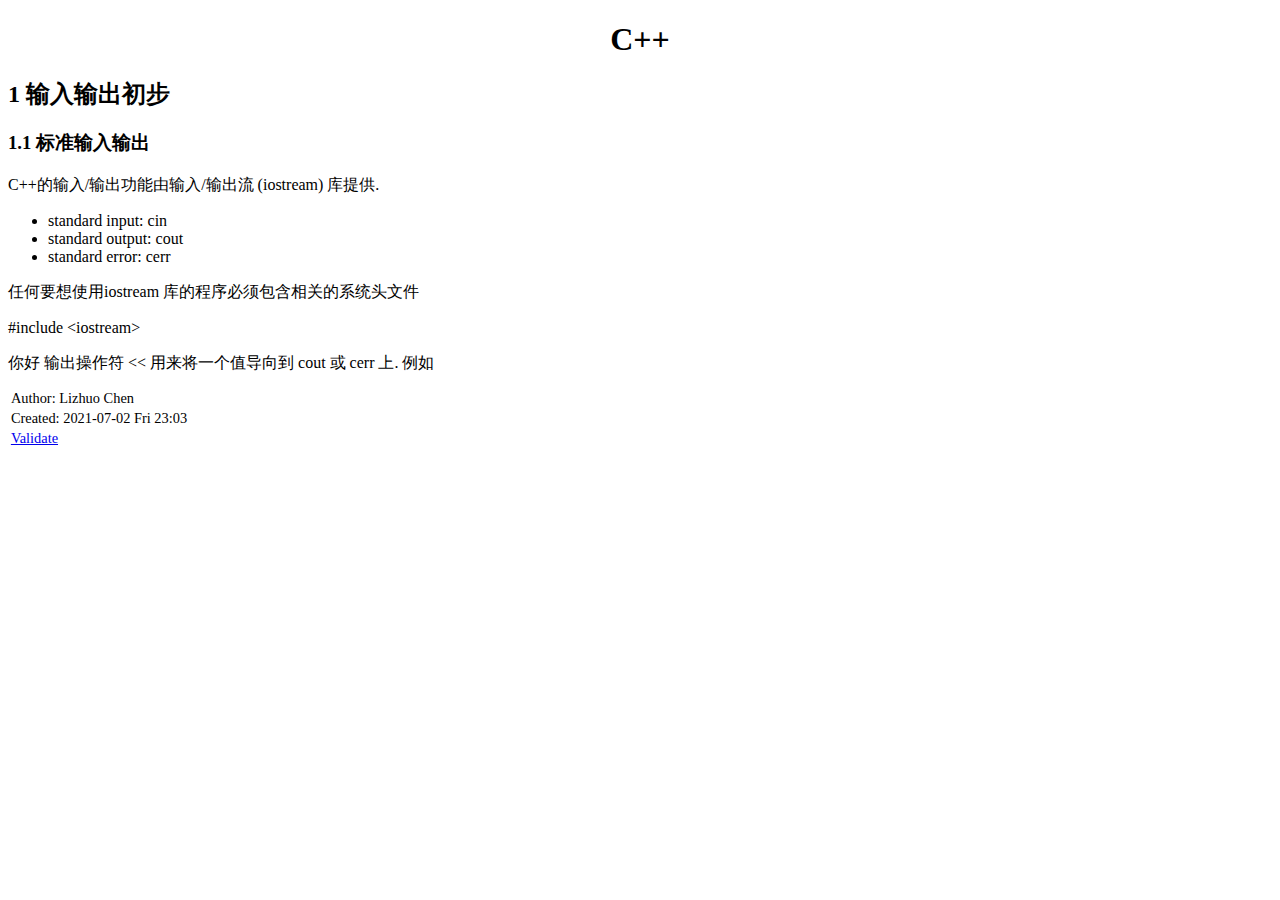
<file: cpp.html>
<?xml version="1.0" encoding="utf-8"?>
<!DOCTYPE html PUBLIC "-//W3C//DTD XHTML 1.0 Strict//EN"
"http://www.w3.org/TR/xhtml1/DTD/xhtml1-strict.dtd">
<html xmlns="http://www.w3.org/1999/xhtml" lang="en" xml:lang="en">
<head>
<!-- 2021-07-02 Fri 23:03 -->
<meta http-equiv="Content-Type" content="text/html;charset=utf-8" />
<meta name="viewport" content="width=device-width, initial-scale=1" />
<title>C++</title>
<meta name="generator" content="Org mode" />
<meta name="author" content="Lizhuo Chen" />
<style type="text/css">
 <!--/*--><![CDATA[/*><!--*/
  .title  { text-align: center;
             margin-bottom: .2em; }
  .subtitle { text-align: center;
              font-size: medium;
              font-weight: bold;
              margin-top:0; }
  .todo   { font-family: monospace; color: red; }
  .done   { font-family: monospace; color: green; }
  .priority { font-family: monospace; color: orange; }
  .tag    { background-color: #eee; font-family: monospace;
            padding: 2px; font-size: 80%; font-weight: normal; }
  .timestamp { color: #bebebe; }
  .timestamp-kwd { color: #5f9ea0; }
  .org-right  { margin-left: auto; margin-right: 0px;  text-align: right; }
  .org-left   { margin-left: 0px;  margin-right: auto; text-align: left; }
  .org-center { margin-left: auto; margin-right: auto; text-align: center; }
  .underline { text-decoration: underline; }
  #postamble p, #preamble p { font-size: 90%; margin: .2em; }
  p.verse { margin-left: 3%; }
  pre {
    border: 1px solid #ccc;
    box-shadow: 3px 3px 3px #eee;
    padding: 8pt;
    font-family: monospace;
    overflow: auto;
    margin: 1.2em;
  }
  pre.src {
    position: relative;
    overflow: auto;
    padding-top: 1.2em;
  }
  pre.src:before {
    display: none;
    position: absolute;
    background-color: white;
    top: -10px;
    right: 10px;
    padding: 3px;
    border: 1px solid black;
  }
  pre.src:hover:before { display: inline; margin-top: 14px;}
  /* Languages per Org manual */
  pre.src-asymptote:before { content: 'Asymptote'; }
  pre.src-awk:before { content: 'Awk'; }
  pre.src-C:before { content: 'C'; }
  /* pre.src-C++ doesn't work in CSS */
  pre.src-clojure:before { content: 'Clojure'; }
  pre.src-css:before { content: 'CSS'; }
  pre.src-D:before { content: 'D'; }
  pre.src-ditaa:before { content: 'ditaa'; }
  pre.src-dot:before { content: 'Graphviz'; }
  pre.src-calc:before { content: 'Emacs Calc'; }
  pre.src-emacs-lisp:before { content: 'Emacs Lisp'; }
  pre.src-fortran:before { content: 'Fortran'; }
  pre.src-gnuplot:before { content: 'gnuplot'; }
  pre.src-haskell:before { content: 'Haskell'; }
  pre.src-hledger:before { content: 'hledger'; }
  pre.src-java:before { content: 'Java'; }
  pre.src-js:before { content: 'Javascript'; }
  pre.src-latex:before { content: 'LaTeX'; }
  pre.src-ledger:before { content: 'Ledger'; }
  pre.src-lisp:before { content: 'Lisp'; }
  pre.src-lilypond:before { content: 'Lilypond'; }
  pre.src-lua:before { content: 'Lua'; }
  pre.src-matlab:before { content: 'MATLAB'; }
  pre.src-mscgen:before { content: 'Mscgen'; }
  pre.src-ocaml:before { content: 'Objective Caml'; }
  pre.src-octave:before { content: 'Octave'; }
  pre.src-org:before { content: 'Org mode'; }
  pre.src-oz:before { content: 'OZ'; }
  pre.src-plantuml:before { content: 'Plantuml'; }
  pre.src-processing:before { content: 'Processing.js'; }
  pre.src-python:before { content: 'Python'; }
  pre.src-R:before { content: 'R'; }
  pre.src-ruby:before { content: 'Ruby'; }
  pre.src-sass:before { content: 'Sass'; }
  pre.src-scheme:before { content: 'Scheme'; }
  pre.src-screen:before { content: 'Gnu Screen'; }
  pre.src-sed:before { content: 'Sed'; }
  pre.src-sh:before { content: 'shell'; }
  pre.src-sql:before { content: 'SQL'; }
  pre.src-sqlite:before { content: 'SQLite'; }
  /* additional languages in org.el's org-babel-load-languages alist */
  pre.src-forth:before { content: 'Forth'; }
  pre.src-io:before { content: 'IO'; }
  pre.src-J:before { content: 'J'; }
  pre.src-makefile:before { content: 'Makefile'; }
  pre.src-maxima:before { content: 'Maxima'; }
  pre.src-perl:before { content: 'Perl'; }
  pre.src-picolisp:before { content: 'Pico Lisp'; }
  pre.src-scala:before { content: 'Scala'; }
  pre.src-shell:before { content: 'Shell Script'; }
  pre.src-ebnf2ps:before { content: 'ebfn2ps'; }
  /* additional language identifiers per "defun org-babel-execute"
       in ob-*.el */
  pre.src-cpp:before  { content: 'C++'; }
  pre.src-abc:before  { content: 'ABC'; }
  pre.src-coq:before  { content: 'Coq'; }
  pre.src-groovy:before  { content: 'Groovy'; }
  /* additional language identifiers from org-babel-shell-names in
     ob-shell.el: ob-shell is the only babel language using a lambda to put
     the execution function name together. */
  pre.src-bash:before  { content: 'bash'; }
  pre.src-csh:before  { content: 'csh'; }
  pre.src-ash:before  { content: 'ash'; }
  pre.src-dash:before  { content: 'dash'; }
  pre.src-ksh:before  { content: 'ksh'; }
  pre.src-mksh:before  { content: 'mksh'; }
  pre.src-posh:before  { content: 'posh'; }
  /* Additional Emacs modes also supported by the LaTeX listings package */
  pre.src-ada:before { content: 'Ada'; }
  pre.src-asm:before { content: 'Assembler'; }
  pre.src-caml:before { content: 'Caml'; }
  pre.src-delphi:before { content: 'Delphi'; }
  pre.src-html:before { content: 'HTML'; }
  pre.src-idl:before { content: 'IDL'; }
  pre.src-mercury:before { content: 'Mercury'; }
  pre.src-metapost:before { content: 'MetaPost'; }
  pre.src-modula-2:before { content: 'Modula-2'; }
  pre.src-pascal:before { content: 'Pascal'; }
  pre.src-ps:before { content: 'PostScript'; }
  pre.src-prolog:before { content: 'Prolog'; }
  pre.src-simula:before { content: 'Simula'; }
  pre.src-tcl:before { content: 'tcl'; }
  pre.src-tex:before { content: 'TeX'; }
  pre.src-plain-tex:before { content: 'Plain TeX'; }
  pre.src-verilog:before { content: 'Verilog'; }
  pre.src-vhdl:before { content: 'VHDL'; }
  pre.src-xml:before { content: 'XML'; }
  pre.src-nxml:before { content: 'XML'; }
  /* add a generic configuration mode; LaTeX export needs an additional
     (add-to-list 'org-latex-listings-langs '(conf " ")) in .emacs */
  pre.src-conf:before { content: 'Configuration File'; }

  table { border-collapse:collapse; }
  caption.t-above { caption-side: top; }
  caption.t-bottom { caption-side: bottom; }
  td, th { vertical-align:top;  }
  th.org-right  { text-align: center;  }
  th.org-left   { text-align: center;   }
  th.org-center { text-align: center; }
  td.org-right  { text-align: right;  }
  td.org-left   { text-align: left;   }
  td.org-center { text-align: center; }
  dt { font-weight: bold; }
  .footpara { display: inline; }
  .footdef  { margin-bottom: 1em; }
  .figure { padding: 1em; }
  .figure p { text-align: center; }
  .equation-container {
    display: table;
    text-align: center;
    width: 100%;
  }
  .equation {
    vertical-align: middle;
  }
  .equation-label {
    display: table-cell;
    text-align: right;
    vertical-align: middle;
  }
  .inlinetask {
    padding: 10px;
    border: 2px solid gray;
    margin: 10px;
    background: #ffffcc;
  }
  #org-div-home-and-up
   { text-align: right; font-size: 70%; white-space: nowrap; }
  textarea { overflow-x: auto; }
  .linenr { font-size: smaller }
  .code-highlighted { background-color: #ffff00; }
  .org-info-js_info-navigation { border-style: none; }
  #org-info-js_console-label
    { font-size: 10px; font-weight: bold; white-space: nowrap; }
  .org-info-js_search-highlight
    { background-color: #ffff00; color: #000000; font-weight: bold; }
  .org-svg { width: 90%; }
  /*]]>*/-->
</style>
<script type="text/javascript">
// @license magnet:?xt=urn:btih:e95b018ef3580986a04669f1b5879592219e2a7a&dn=public-domain.txt Public Domain
<!--/*--><![CDATA[/*><!--*/
     function CodeHighlightOn(elem, id)
     {
       var target = document.getElementById(id);
       if(null != target) {
         elem.classList.add("code-highlighted");
         target.classList.add("code-highlighted");
       }
     }
     function CodeHighlightOff(elem, id)
     {
       var target = document.getElementById(id);
       if(null != target) {
         elem.classList.remove("code-highlighted");
         target.classList.remove("code-highlighted");
       }
     }
    /*]]>*///-->
// @license-end
</script>
</head>
<body>
<div id="content">
<h1 class="title">C++</h1>


<div id="outline-container-orgaa506c9" class="outline-2">
<h2 id="orgaa506c9"><span class="section-number-2">1</span> 输入输出初步</h2>
<div class="outline-text-2" id="text-1">
</div>
<div id="outline-container-org136a7e9" class="outline-3">
<h3 id="org136a7e9"><span class="section-number-3">1.1</span> 标准输入输出</h3>
<div class="outline-text-3" id="text-1-1">
<p>
C++的输入/输出功能由输入/输出流 (iostream) 库提供.
</p>

<ul class="org-ul">
<li>standard input: cin</li>
<li>standard output: cout</li>
<li>standard error: cerr</li>
</ul>

<p>
任何要想使用iostream 库的程序必须包含相关的系统头文件
</p>

<p>
#include &lt;iostream&gt;
</p>

<p>
你好 输出操作符 &lt;&lt; 用来将一个值导向到 cout 或 cerr 上. 例如
</p>
</div>
</div>
</div>
</div>
<div id="postamble" class="status">
<p class="author">Author: Lizhuo Chen</p>
<p class="date">Created: 2021-07-02 Fri 23:03</p>
<p class="validation"><a href="https://validator.w3.org/check?uri=referer">Validate</a></p>
</div>
</body>
</html>
</file>
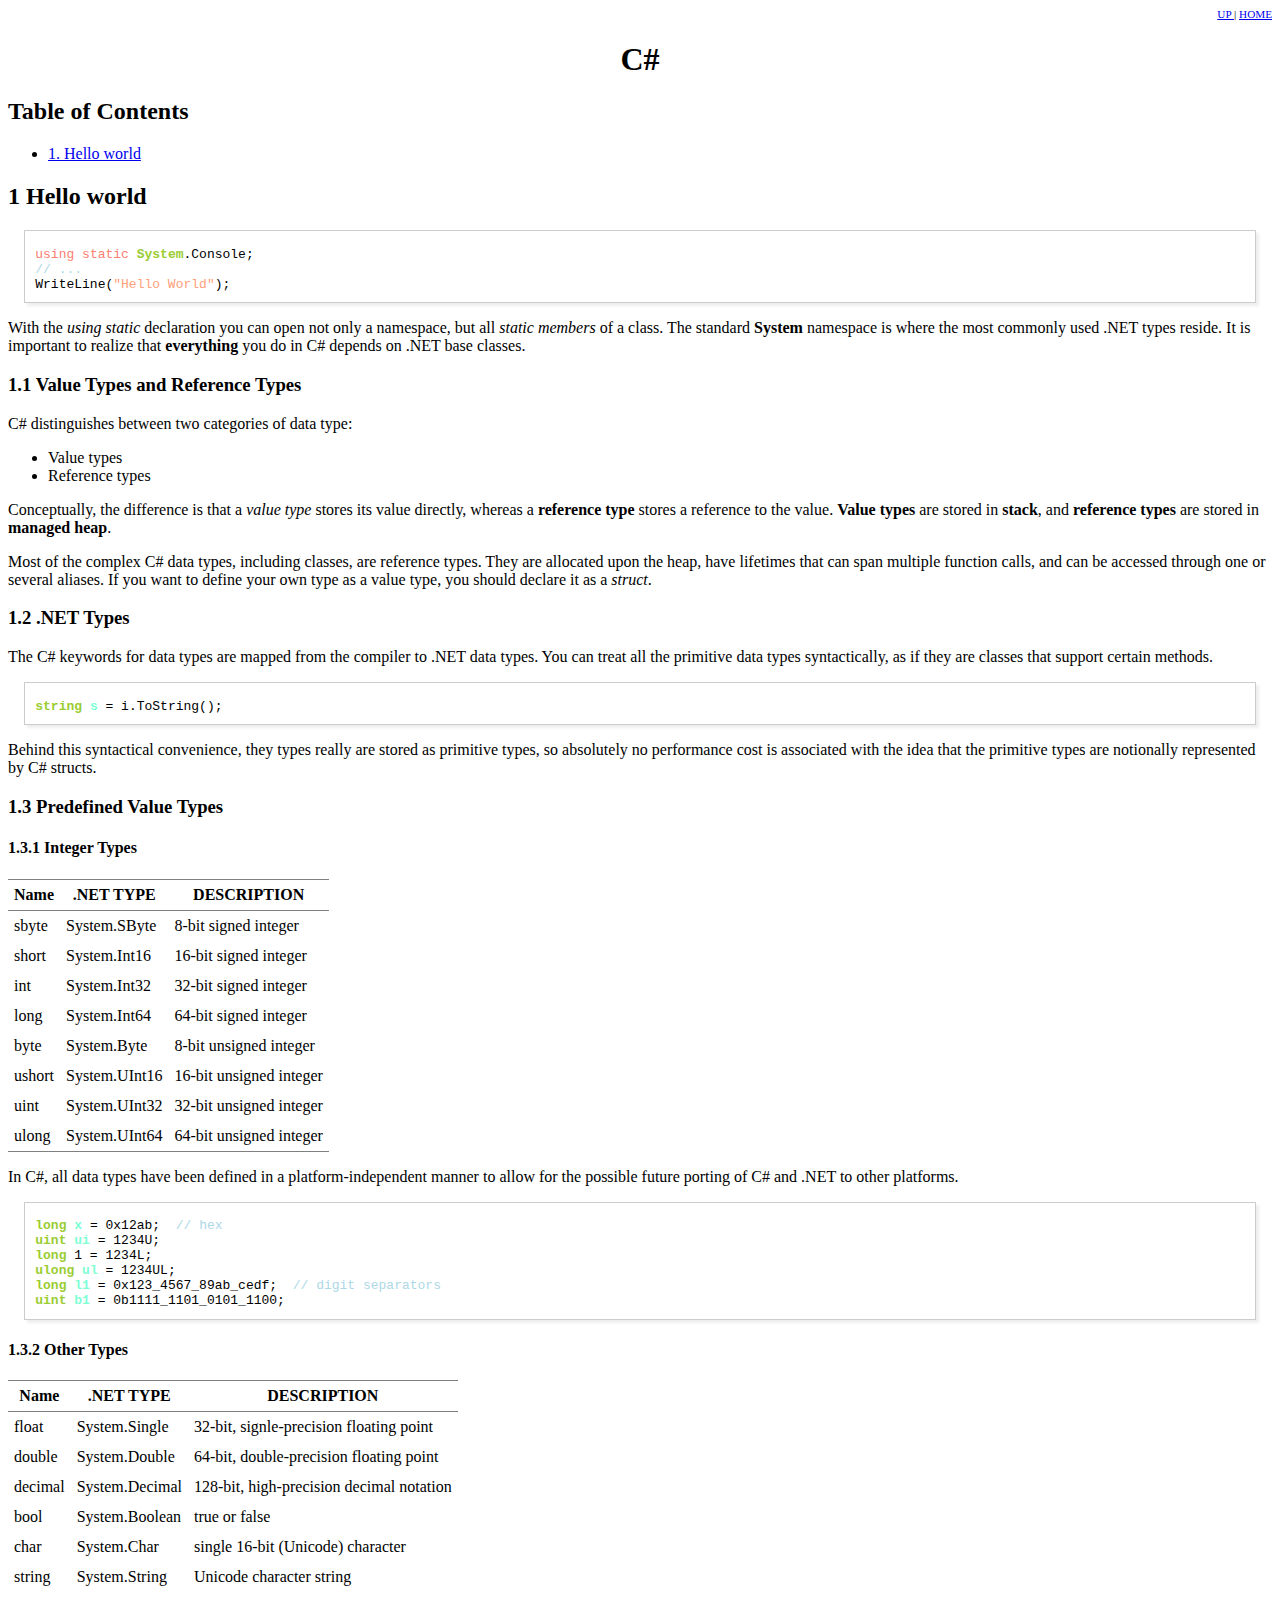
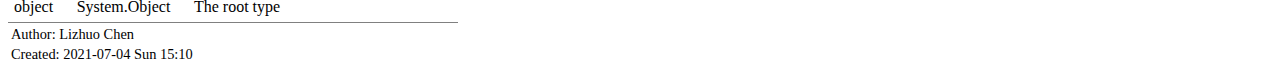
<file: csharp.html>
<?xml version="1.0" encoding="utf-8"?>
<!DOCTYPE html PUBLIC "-//W3C//DTD XHTML 1.0 Strict//EN"
"http://www.w3.org/TR/xhtml1/DTD/xhtml1-strict.dtd">
<html xmlns="http://www.w3.org/1999/xhtml" lang="en" xml:lang="en">
<head>
<!-- 2021-07-04 Sun 15:10 -->
<meta http-equiv="Content-Type" content="text/html;charset=utf-8" />
<meta name="viewport" content="width=device-width, initial-scale=1" />
<title>C#</title>
<meta name="generator" content="Org mode" />
<meta name="author" content="Lizhuo Chen" />
<style type="text/css">
 <!--/*--><![CDATA[/*><!--*/
  .title  { text-align: center;
             margin-bottom: .2em; }
  .subtitle { text-align: center;
              font-size: medium;
              font-weight: bold;
              margin-top:0; }
  .todo   { font-family: monospace; color: red; }
  .done   { font-family: monospace; color: green; }
  .priority { font-family: monospace; color: orange; }
  .tag    { background-color: #eee; font-family: monospace;
            padding: 2px; font-size: 80%; font-weight: normal; }
  .timestamp { color: #bebebe; }
  .timestamp-kwd { color: #5f9ea0; }
  .org-right  { margin-left: auto; margin-right: 0px;  text-align: right; }
  .org-left   { margin-left: 0px;  margin-right: auto; text-align: left; }
  .org-center { margin-left: auto; margin-right: auto; text-align: center; }
  .underline { text-decoration: underline; }
  #postamble p, #preamble p { font-size: 90%; margin: .2em; }
  p.verse { margin-left: 3%; }
  pre {
    border: 1px solid #ccc;
    box-shadow: 3px 3px 3px #eee;
    padding: 8pt;
    font-family: monospace;
    overflow: auto;
    margin: 1.2em;
  }
  pre.src {
    position: relative;
    overflow: auto;
    padding-top: 1.2em;
  }
  pre.src:before {
    display: none;
    position: absolute;
    background-color: white;
    top: -10px;
    right: 10px;
    padding: 3px;
    border: 1px solid black;
  }
  pre.src:hover:before { display: inline; margin-top: 14px;}
  /* Languages per Org manual */
  pre.src-asymptote:before { content: 'Asymptote'; }
  pre.src-awk:before { content: 'Awk'; }
  pre.src-C:before { content: 'C'; }
  /* pre.src-C++ doesn't work in CSS */
  pre.src-clojure:before { content: 'Clojure'; }
  pre.src-css:before { content: 'CSS'; }
  pre.src-D:before { content: 'D'; }
  pre.src-ditaa:before { content: 'ditaa'; }
  pre.src-dot:before { content: 'Graphviz'; }
  pre.src-calc:before { content: 'Emacs Calc'; }
  pre.src-emacs-lisp:before { content: 'Emacs Lisp'; }
  pre.src-fortran:before { content: 'Fortran'; }
  pre.src-gnuplot:before { content: 'gnuplot'; }
  pre.src-haskell:before { content: 'Haskell'; }
  pre.src-hledger:before { content: 'hledger'; }
  pre.src-java:before { content: 'Java'; }
  pre.src-js:before { content: 'Javascript'; }
  pre.src-latex:before { content: 'LaTeX'; }
  pre.src-ledger:before { content: 'Ledger'; }
  pre.src-lisp:before { content: 'Lisp'; }
  pre.src-lilypond:before { content: 'Lilypond'; }
  pre.src-lua:before { content: 'Lua'; }
  pre.src-matlab:before { content: 'MATLAB'; }
  pre.src-mscgen:before { content: 'Mscgen'; }
  pre.src-ocaml:before { content: 'Objective Caml'; }
  pre.src-octave:before { content: 'Octave'; }
  pre.src-org:before { content: 'Org mode'; }
  pre.src-oz:before { content: 'OZ'; }
  pre.src-plantuml:before { content: 'Plantuml'; }
  pre.src-processing:before { content: 'Processing.js'; }
  pre.src-python:before { content: 'Python'; }
  pre.src-R:before { content: 'R'; }
  pre.src-ruby:before { content: 'Ruby'; }
  pre.src-sass:before { content: 'Sass'; }
  pre.src-scheme:before { content: 'Scheme'; }
  pre.src-screen:before { content: 'Gnu Screen'; }
  pre.src-sed:before { content: 'Sed'; }
  pre.src-sh:before { content: 'shell'; }
  pre.src-sql:before { content: 'SQL'; }
  pre.src-sqlite:before { content: 'SQLite'; }
  /* additional languages in org.el's org-babel-load-languages alist */
  pre.src-forth:before { content: 'Forth'; }
  pre.src-io:before { content: 'IO'; }
  pre.src-J:before { content: 'J'; }
  pre.src-makefile:before { content: 'Makefile'; }
  pre.src-maxima:before { content: 'Maxima'; }
  pre.src-perl:before { content: 'Perl'; }
  pre.src-picolisp:before { content: 'Pico Lisp'; }
  pre.src-scala:before { content: 'Scala'; }
  pre.src-shell:before { content: 'Shell Script'; }
  pre.src-ebnf2ps:before { content: 'ebfn2ps'; }
  /* additional language identifiers per "defun org-babel-execute"
       in ob-*.el */
  pre.src-cpp:before  { content: 'C++'; }
  pre.src-abc:before  { content: 'ABC'; }
  pre.src-coq:before  { content: 'Coq'; }
  pre.src-groovy:before  { content: 'Groovy'; }
  /* additional language identifiers from org-babel-shell-names in
     ob-shell.el: ob-shell is the only babel language using a lambda to put
     the execution function name together. */
  pre.src-bash:before  { content: 'bash'; }
  pre.src-csh:before  { content: 'csh'; }
  pre.src-ash:before  { content: 'ash'; }
  pre.src-dash:before  { content: 'dash'; }
  pre.src-ksh:before  { content: 'ksh'; }
  pre.src-mksh:before  { content: 'mksh'; }
  pre.src-posh:before  { content: 'posh'; }
  /* Additional Emacs modes also supported by the LaTeX listings package */
  pre.src-ada:before { content: 'Ada'; }
  pre.src-asm:before { content: 'Assembler'; }
  pre.src-caml:before { content: 'Caml'; }
  pre.src-delphi:before { content: 'Delphi'; }
  pre.src-html:before { content: 'HTML'; }
  pre.src-idl:before { content: 'IDL'; }
  pre.src-mercury:before { content: 'Mercury'; }
  pre.src-metapost:before { content: 'MetaPost'; }
  pre.src-modula-2:before { content: 'Modula-2'; }
  pre.src-pascal:before { content: 'Pascal'; }
  pre.src-ps:before { content: 'PostScript'; }
  pre.src-prolog:before { content: 'Prolog'; }
  pre.src-simula:before { content: 'Simula'; }
  pre.src-tcl:before { content: 'tcl'; }
  pre.src-tex:before { content: 'TeX'; }
  pre.src-plain-tex:before { content: 'Plain TeX'; }
  pre.src-verilog:before { content: 'Verilog'; }
  pre.src-vhdl:before { content: 'VHDL'; }
  pre.src-xml:before { content: 'XML'; }
  pre.src-nxml:before { content: 'XML'; }
  /* add a generic configuration mode; LaTeX export needs an additional
     (add-to-list 'org-latex-listings-langs '(conf " ")) in .emacs */
  pre.src-conf:before { content: 'Configuration File'; }

  table { border-collapse:collapse; }
  caption.t-above { caption-side: top; }
  caption.t-bottom { caption-side: bottom; }
  td, th { vertical-align:top;  }
  th.org-right  { text-align: center;  }
  th.org-left   { text-align: center;   }
  th.org-center { text-align: center; }
  td.org-right  { text-align: right;  }
  td.org-left   { text-align: left;   }
  td.org-center { text-align: center; }
  dt { font-weight: bold; }
  .footpara { display: inline; }
  .footdef  { margin-bottom: 1em; }
  .figure { padding: 1em; }
  .figure p { text-align: center; }
  .equation-container {
    display: table;
    text-align: center;
    width: 100%;
  }
  .equation {
    vertical-align: middle;
  }
  .equation-label {
    display: table-cell;
    text-align: right;
    vertical-align: middle;
  }
  .inlinetask {
    padding: 10px;
    border: 2px solid gray;
    margin: 10px;
    background: #ffffcc;
  }
  #org-div-home-and-up
   { text-align: right; font-size: 70%; white-space: nowrap; }
  textarea { overflow-x: auto; }
  .linenr { font-size: smaller }
  .code-highlighted { background-color: #ffff00; }
  .org-info-js_info-navigation { border-style: none; }
  #org-info-js_console-label
    { font-size: 10px; font-weight: bold; white-space: nowrap; }
  .org-info-js_search-highlight
    { background-color: #ffff00; color: #000000; font-weight: bold; }
  .org-svg { width: 90%; }
  /*]]>*/-->
</style>
<link rel="stylesheet" href="https://sandyuraz.com/styles/org.min.css">
<script type="text/javascript">
// @license magnet:?xt=urn:btih:e95b018ef3580986a04669f1b5879592219e2a7a&dn=public-domain.txt Public Domain
<!--/*--><![CDATA[/*><!--*/
     function CodeHighlightOn(elem, id)
     {
       var target = document.getElementById(id);
       if(null != target) {
         elem.classList.add("code-highlighted");
         target.classList.add("code-highlighted");
       }
     }
     function CodeHighlightOff(elem, id)
     {
       var target = document.getElementById(id);
       if(null != target) {
         elem.classList.remove("code-highlighted");
         target.classList.remove("code-highlighted");
       }
     }
    /*]]>*///-->
// @license-end
</script>
</head>
<body>
<div id="org-div-home-and-up">
 <a accesskey="h" href="./index.html"> UP </a>
 |
 <a accesskey="H" href="https://cheneymx.github.io/mylife/"> HOME </a>
</div><div id="content">
<h1 class="title">C#</h1>
<div id="table-of-contents">
<h2>Table of Contents</h2>
<div id="text-table-of-contents">
<ul>
<li><a href="#org6c1e373">1. Hello world</a></li>
</ul>
</div>
</div>

<div id="outline-container-org6c1e373" class="outline-2">
<h2 id="org6c1e373"><span class="section-number-2">1</span> Hello world</h2>
<div class="outline-text-2" id="text-1">
<div class="org-src-container">
<pre class="src src-C++"><span style="color: #fa8072;">using</span> <span style="color: #fa8072;">static</span> <span style="color: #9acd32; font-weight: bold;">System</span>.Console;
<span style="color: #add8e6;">// </span><span style="color: #add8e6;">...</span>
WriteLine(<span style="color: #ffa07a;">"Hello World"</span>);
</pre>
</div>

<p>
With the <i>using static</i> declaration you can open not only a namespace, but all <i>static members</i> of a class. The
standard <b>System</b> namespace is where the most commonly used .NET types reside. It is important to realize that
<b>everything</b> you do in C# depends on .NET base classes.
</p>
</div>

<div id="outline-container-org214d058" class="outline-3">
<h3 id="org214d058"><span class="section-number-3">1.1</span> Value Types and Reference Types</h3>
<div class="outline-text-3" id="text-1-1">
<p>
C# distinguishes between two categories of data type:
</p>

<ul class="org-ul">
<li>Value types</li>
<li>Reference types</li>
</ul>

<p>
Conceptually, the difference is that a <i>value type</i> stores its value directly, whereas a <b>reference type</b> stores a
reference to the value. <b>Value types</b> are stored in <b>stack</b>, and <b>reference types</b> are stored in <b>managed heap</b>.
</p>

<p>
Most of the complex C# data types, including classes, are reference types. They are allocated upon the heap, have
lifetimes that can span multiple function calls, and can be accessed through one or several aliases. If you want to
define your own type as a value type, you should declare it as a <i>struct</i>.
</p>
</div>
</div>

<div id="outline-container-org99e4fc2" class="outline-3">
<h3 id="org99e4fc2"><span class="section-number-3">1.2</span> .NET Types</h3>
<div class="outline-text-3" id="text-1-2">
<p>
The C# keywords for data types are mapped from the compiler to .NET data types. You can treat all the primitive data
types syntactically, as if they are classes that support certain methods.
</p>

<div class="org-src-container">
<pre class="src src-C++"><span style="color: #9acd32; font-weight: bold;">string</span> <span style="color: #7fffd4; font-weight: bold;">s</span> = i.ToString();
</pre>
</div>

<p>
Behind this syntactical convenience, they types really are stored as primitive types, so absolutely no performance
cost is associated with the idea that the primitive types are notionally represented by C# structs.
</p>
</div>
</div>

<div id="outline-container-orga84bb56" class="outline-3">
<h3 id="orga84bb56"><span class="section-number-3">1.3</span> Predefined Value Types</h3>
<div class="outline-text-3" id="text-1-3">
</div>
<div id="outline-container-org7eedf44" class="outline-4">
<h4 id="org7eedf44"><span class="section-number-4">1.3.1</span> Integer Types</h4>
<div class="outline-text-4" id="text-1-3-1">
<table border="2" cellspacing="0" cellpadding="6" rules="groups" frame="hsides">


<colgroup>
<col  class="org-left" />

<col  class="org-left" />

<col  class="org-left" />
</colgroup>
<thead>
<tr>
<th scope="col" class="org-left">Name</th>
<th scope="col" class="org-left">.NET TYPE</th>
<th scope="col" class="org-left">DESCRIPTION</th>
</tr>
</thead>
<tbody>
<tr>
<td class="org-left">sbyte</td>
<td class="org-left">System.SByte</td>
<td class="org-left">8-bit signed integer</td>
</tr>

<tr>
<td class="org-left">short</td>
<td class="org-left">System.Int16</td>
<td class="org-left">16-bit signed integer</td>
</tr>

<tr>
<td class="org-left">int</td>
<td class="org-left">System.Int32</td>
<td class="org-left">32-bit signed integer</td>
</tr>

<tr>
<td class="org-left">long</td>
<td class="org-left">System.Int64</td>
<td class="org-left">64-bit signed integer</td>
</tr>

<tr>
<td class="org-left">byte</td>
<td class="org-left">System.Byte</td>
<td class="org-left">8-bit unsigned integer</td>
</tr>

<tr>
<td class="org-left">ushort</td>
<td class="org-left">System.UInt16</td>
<td class="org-left">16-bit unsigned integer</td>
</tr>

<tr>
<td class="org-left">uint</td>
<td class="org-left">System.UInt32</td>
<td class="org-left">32-bit unsigned integer</td>
</tr>

<tr>
<td class="org-left">ulong</td>
<td class="org-left">System.UInt64</td>
<td class="org-left">64-bit unsigned integer</td>
</tr>
</tbody>
</table>

<p>
In C#, all data types have been defined in a platform-independent manner to allow for the possible future porting of
C# and .NET to other platforms.
</p>

<div class="org-src-container">
<pre class="src src-C++"><span style="color: #9acd32; font-weight: bold;">long</span> <span style="color: #7fffd4; font-weight: bold;">x</span> = 0x12ab;  <span style="color: #add8e6;">// </span><span style="color: #add8e6;">hex</span>
<span style="color: #9acd32; font-weight: bold;">uint</span> <span style="color: #7fffd4; font-weight: bold;">ui</span> = 1234U;
<span style="color: #9acd32; font-weight: bold;">long</span> 1 = 1234L;
<span style="color: #9acd32; font-weight: bold;">ulong</span> <span style="color: #7fffd4; font-weight: bold;">ul</span> = 1234UL;
<span style="color: #9acd32; font-weight: bold;">long</span> <span style="color: #7fffd4; font-weight: bold;">l1</span> = 0x123_4567_89ab_cedf;  <span style="color: #add8e6;">// </span><span style="color: #add8e6;">digit separators</span>
<span style="color: #9acd32; font-weight: bold;">uint</span> <span style="color: #7fffd4; font-weight: bold;">b1</span> = 0b1111_1101_0101_1100;
</pre>
</div>
</div>
</div>

<div id="outline-container-org1b2376b" class="outline-4">
<h4 id="org1b2376b"><span class="section-number-4">1.3.2</span> Other Types</h4>
<div class="outline-text-4" id="text-1-3-2">
<table border="2" cellspacing="0" cellpadding="6" rules="groups" frame="hsides">


<colgroup>
<col  class="org-left" />

<col  class="org-left" />

<col  class="org-left" />
</colgroup>
<thead>
<tr>
<th scope="col" class="org-left">Name</th>
<th scope="col" class="org-left">.NET TYPE</th>
<th scope="col" class="org-left">DESCRIPTION</th>
</tr>
</thead>
<tbody>
<tr>
<td class="org-left">float</td>
<td class="org-left">System.Single</td>
<td class="org-left">32-bit, signle-precision floating point</td>
</tr>

<tr>
<td class="org-left">double</td>
<td class="org-left">System.Double</td>
<td class="org-left">64-bit, double-precision floating point</td>
</tr>

<tr>
<td class="org-left">decimal</td>
<td class="org-left">System.Decimal</td>
<td class="org-left">128-bit, high-precision decimal notation</td>
</tr>

<tr>
<td class="org-left">bool</td>
<td class="org-left">System.Boolean</td>
<td class="org-left">true or false</td>
</tr>

<tr>
<td class="org-left">char</td>
<td class="org-left">System.Char</td>
<td class="org-left">single 16-bit (Unicode) character</td>
</tr>

<tr>
<td class="org-left">string</td>
<td class="org-left">System.String</td>
<td class="org-left">Unicode character string</td>
</tr>

<tr>
<td class="org-left">object</td>
<td class="org-left">System.Object</td>
<td class="org-left">The root type</td>
</tr>
</tbody>
</table>
</div>
</div>
</div>
</div>
</div>
<div id="postamble" class="status">
<p class="author">Author: Lizhuo Chen</p>
<p class="date">Created: 2021-07-04 Sun 15:10</p>
</div>
</body>
</html>
</file>
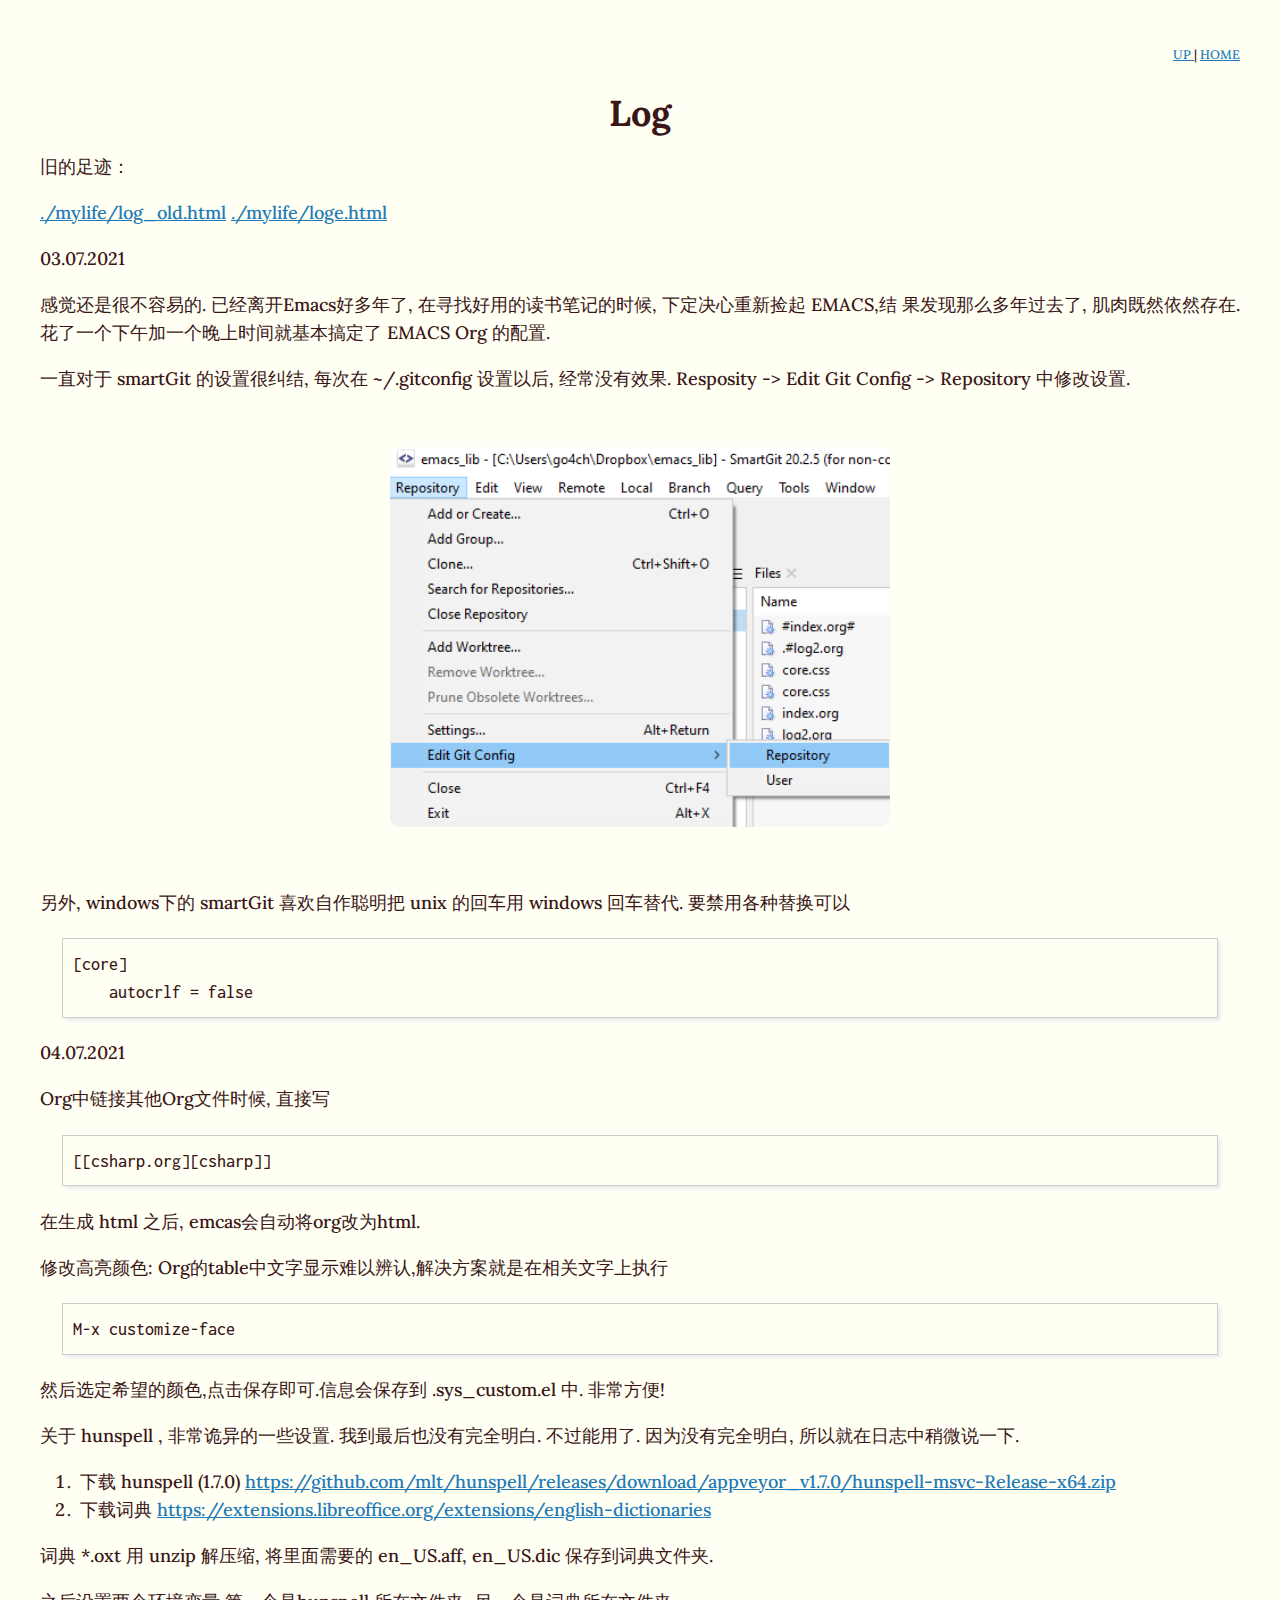
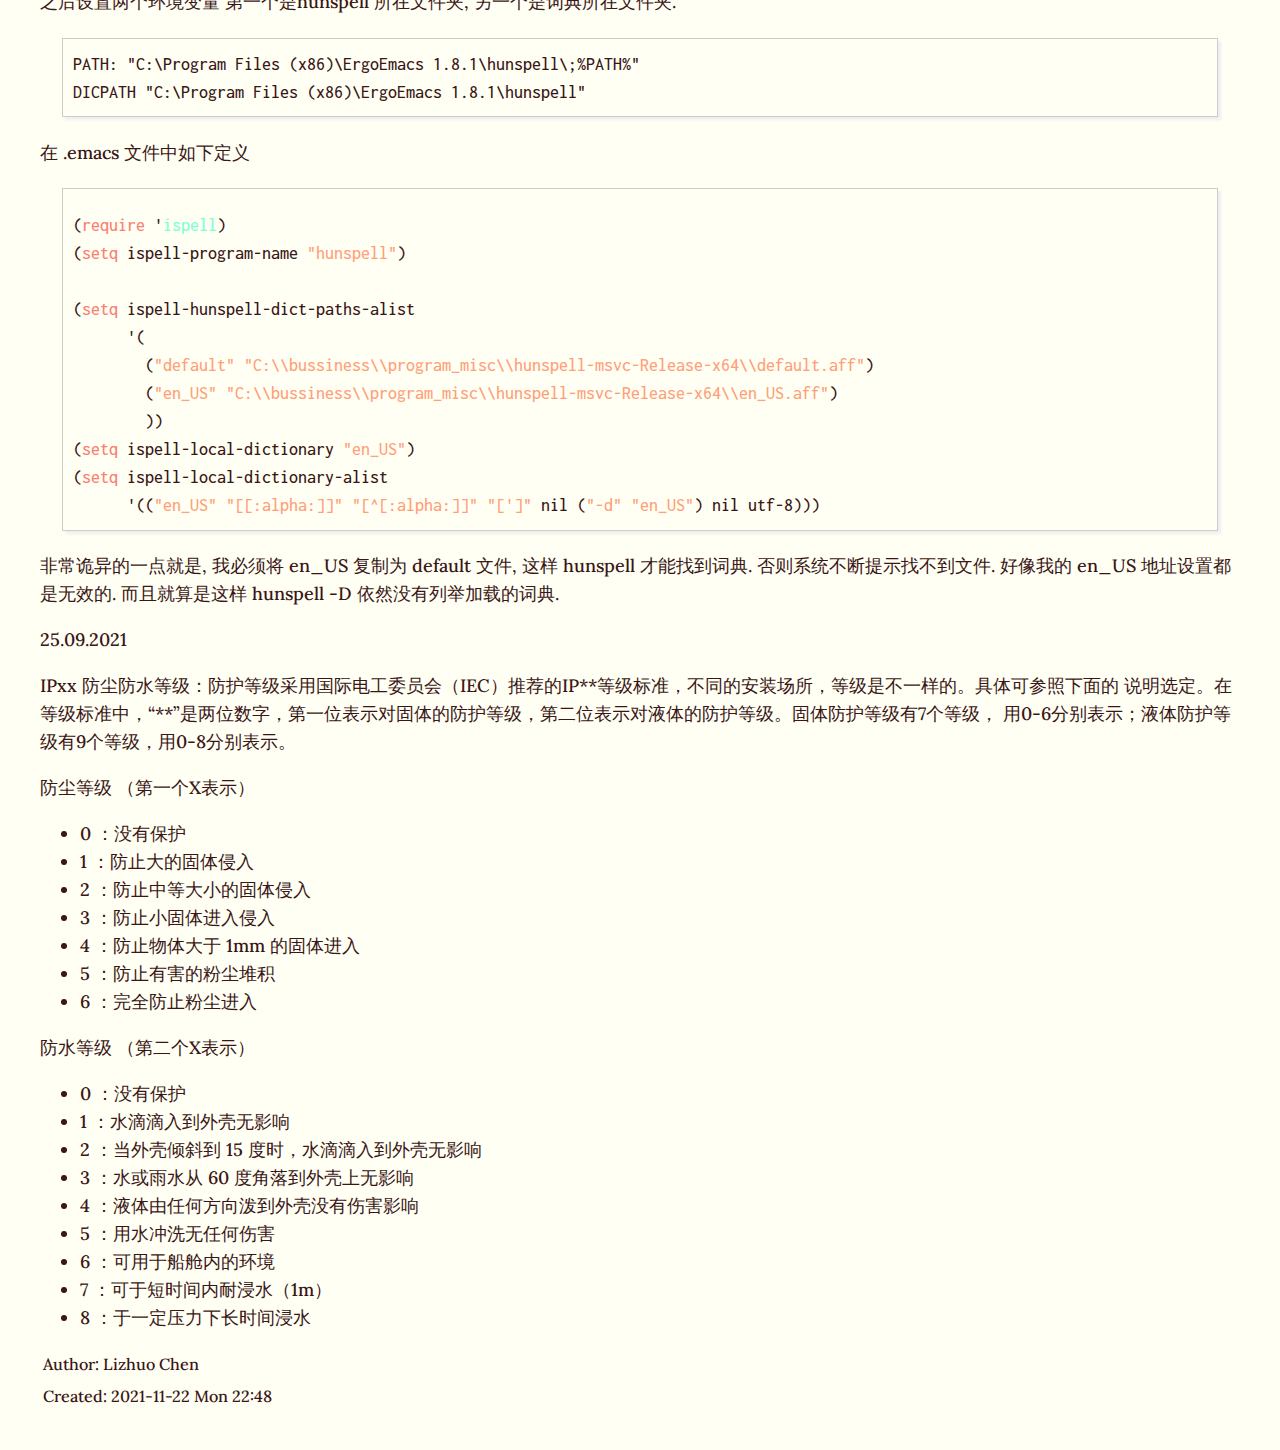
<file: log2.html>
<?xml version="1.0" encoding="utf-8"?>
<!DOCTYPE html PUBLIC "-//W3C//DTD XHTML 1.0 Strict//EN"
"http://www.w3.org/TR/xhtml1/DTD/xhtml1-strict.dtd">
<html xmlns="http://www.w3.org/1999/xhtml" lang="en" xml:lang="en">
<head>
<!-- 2021-11-22 Mon 22:48 -->
<meta http-equiv="Content-Type" content="text/html;charset=utf-8" />
<meta name="viewport" content="width=device-width, initial-scale=1" />
<title>Log</title>
<meta name="generator" content="Org mode" />
<meta name="author" content="Lizhuo Chen" />
<style type="text/css">
 <!--/*--><![CDATA[/*><!--*/
  .title  { text-align: center;
             margin-bottom: .2em; }
  .subtitle { text-align: center;
              font-size: medium;
              font-weight: bold;
              margin-top:0; }
  .todo   { font-family: monospace; color: red; }
  .done   { font-family: monospace; color: green; }
  .priority { font-family: monospace; color: orange; }
  .tag    { background-color: #eee; font-family: monospace;
            padding: 2px; font-size: 80%; font-weight: normal; }
  .timestamp { color: #bebebe; }
  .timestamp-kwd { color: #5f9ea0; }
  .org-right  { margin-left: auto; margin-right: 0px;  text-align: right; }
  .org-left   { margin-left: 0px;  margin-right: auto; text-align: left; }
  .org-center { margin-left: auto; margin-right: auto; text-align: center; }
  .underline { text-decoration: underline; }
  #postamble p, #preamble p { font-size: 90%; margin: .2em; }
  p.verse { margin-left: 3%; }
  pre {
    border: 1px solid #ccc;
    box-shadow: 3px 3px 3px #eee;
    padding: 8pt;
    font-family: monospace;
    overflow: auto;
    margin: 1.2em;
  }
  pre.src {
    position: relative;
    overflow: auto;
    padding-top: 1.2em;
  }
  pre.src:before {
    display: none;
    position: absolute;
    background-color: white;
    top: -10px;
    right: 10px;
    padding: 3px;
    border: 1px solid black;
  }
  pre.src:hover:before { display: inline; margin-top: 14px;}
  /* Languages per Org manual */
  pre.src-asymptote:before { content: 'Asymptote'; }
  pre.src-awk:before { content: 'Awk'; }
  pre.src-C:before { content: 'C'; }
  /* pre.src-C++ doesn't work in CSS */
  pre.src-clojure:before { content: 'Clojure'; }
  pre.src-css:before { content: 'CSS'; }
  pre.src-D:before { content: 'D'; }
  pre.src-ditaa:before { content: 'ditaa'; }
  pre.src-dot:before { content: 'Graphviz'; }
  pre.src-calc:before { content: 'Emacs Calc'; }
  pre.src-emacs-lisp:before { content: 'Emacs Lisp'; }
  pre.src-fortran:before { content: 'Fortran'; }
  pre.src-gnuplot:before { content: 'gnuplot'; }
  pre.src-haskell:before { content: 'Haskell'; }
  pre.src-hledger:before { content: 'hledger'; }
  pre.src-java:before { content: 'Java'; }
  pre.src-js:before { content: 'Javascript'; }
  pre.src-latex:before { content: 'LaTeX'; }
  pre.src-ledger:before { content: 'Ledger'; }
  pre.src-lisp:before { content: 'Lisp'; }
  pre.src-lilypond:before { content: 'Lilypond'; }
  pre.src-lua:before { content: 'Lua'; }
  pre.src-matlab:before { content: 'MATLAB'; }
  pre.src-mscgen:before { content: 'Mscgen'; }
  pre.src-ocaml:before { content: 'Objective Caml'; }
  pre.src-octave:before { content: 'Octave'; }
  pre.src-org:before { content: 'Org mode'; }
  pre.src-oz:before { content: 'OZ'; }
  pre.src-plantuml:before { content: 'Plantuml'; }
  pre.src-processing:before { content: 'Processing.js'; }
  pre.src-python:before { content: 'Python'; }
  pre.src-R:before { content: 'R'; }
  pre.src-ruby:before { content: 'Ruby'; }
  pre.src-sass:before { content: 'Sass'; }
  pre.src-scheme:before { content: 'Scheme'; }
  pre.src-screen:before { content: 'Gnu Screen'; }
  pre.src-sed:before { content: 'Sed'; }
  pre.src-sh:before { content: 'shell'; }
  pre.src-sql:before { content: 'SQL'; }
  pre.src-sqlite:before { content: 'SQLite'; }
  /* additional languages in org.el's org-babel-load-languages alist */
  pre.src-forth:before { content: 'Forth'; }
  pre.src-io:before { content: 'IO'; }
  pre.src-J:before { content: 'J'; }
  pre.src-makefile:before { content: 'Makefile'; }
  pre.src-maxima:before { content: 'Maxima'; }
  pre.src-perl:before { content: 'Perl'; }
  pre.src-picolisp:before { content: 'Pico Lisp'; }
  pre.src-scala:before { content: 'Scala'; }
  pre.src-shell:before { content: 'Shell Script'; }
  pre.src-ebnf2ps:before { content: 'ebfn2ps'; }
  /* additional language identifiers per "defun org-babel-execute"
       in ob-*.el */
  pre.src-cpp:before  { content: 'C++'; }
  pre.src-abc:before  { content: 'ABC'; }
  pre.src-coq:before  { content: 'Coq'; }
  pre.src-groovy:before  { content: 'Groovy'; }
  /* additional language identifiers from org-babel-shell-names in
     ob-shell.el: ob-shell is the only babel language using a lambda to put
     the execution function name together. */
  pre.src-bash:before  { content: 'bash'; }
  pre.src-csh:before  { content: 'csh'; }
  pre.src-ash:before  { content: 'ash'; }
  pre.src-dash:before  { content: 'dash'; }
  pre.src-ksh:before  { content: 'ksh'; }
  pre.src-mksh:before  { content: 'mksh'; }
  pre.src-posh:before  { content: 'posh'; }
  /* Additional Emacs modes also supported by the LaTeX listings package */
  pre.src-ada:before { content: 'Ada'; }
  pre.src-asm:before { content: 'Assembler'; }
  pre.src-caml:before { content: 'Caml'; }
  pre.src-delphi:before { content: 'Delphi'; }
  pre.src-html:before { content: 'HTML'; }
  pre.src-idl:before { content: 'IDL'; }
  pre.src-mercury:before { content: 'Mercury'; }
  pre.src-metapost:before { content: 'MetaPost'; }
  pre.src-modula-2:before { content: 'Modula-2'; }
  pre.src-pascal:before { content: 'Pascal'; }
  pre.src-ps:before { content: 'PostScript'; }
  pre.src-prolog:before { content: 'Prolog'; }
  pre.src-simula:before { content: 'Simula'; }
  pre.src-tcl:before { content: 'tcl'; }
  pre.src-tex:before { content: 'TeX'; }
  pre.src-plain-tex:before { content: 'Plain TeX'; }
  pre.src-verilog:before { content: 'Verilog'; }
  pre.src-vhdl:before { content: 'VHDL'; }
  pre.src-xml:before { content: 'XML'; }
  pre.src-nxml:before { content: 'XML'; }
  /* add a generic configuration mode; LaTeX export needs an additional
     (add-to-list 'org-latex-listings-langs '(conf " ")) in .emacs */
  pre.src-conf:before { content: 'Configuration File'; }

  table { border-collapse:collapse; }
  caption.t-above { caption-side: top; }
  caption.t-bottom { caption-side: bottom; }
  td, th { vertical-align:top;  }
  th.org-right  { text-align: center;  }
  th.org-left   { text-align: center;   }
  th.org-center { text-align: center; }
  td.org-right  { text-align: right;  }
  td.org-left   { text-align: left;   }
  td.org-center { text-align: center; }
  dt { font-weight: bold; }
  .footpara { display: inline; }
  .footdef  { margin-bottom: 1em; }
  .figure { padding: 1em; }
  .figure p { text-align: center; }
  .equation-container {
    display: table;
    text-align: center;
    width: 100%;
  }
  .equation {
    vertical-align: middle;
  }
  .equation-label {
    display: table-cell;
    text-align: right;
    vertical-align: middle;
  }
  .inlinetask {
    padding: 10px;
    border: 2px solid gray;
    margin: 10px;
    background: #ffffcc;
  }
  #org-div-home-and-up
   { text-align: right; font-size: 70%; white-space: nowrap; }
  textarea { overflow-x: auto; }
  .linenr { font-size: smaller }
  .code-highlighted { background-color: #ffff00; }
  .org-info-js_info-navigation { border-style: none; }
  #org-info-js_console-label
    { font-size: 10px; font-weight: bold; white-space: nowrap; }
  .org-info-js_search-highlight
    { background-color: #ffff00; color: #000000; font-weight: bold; }
  .org-svg { width: 90%; }
  /*]]>*/-->
</style>
<link rel="stylesheet" href="./css/core.css">
<script type="text/javascript">
// @license magnet:?xt=urn:btih:e95b018ef3580986a04669f1b5879592219e2a7a&dn=public-domain.txt Public Domain
<!--/*--><![CDATA[/*><!--*/
     function CodeHighlightOn(elem, id)
     {
       var target = document.getElementById(id);
       if(null != target) {
         elem.classList.add("code-highlighted");
         target.classList.add("code-highlighted");
       }
     }
     function CodeHighlightOff(elem, id)
     {
       var target = document.getElementById(id);
       if(null != target) {
         elem.classList.remove("code-highlighted");
         target.classList.remove("code-highlighted");
       }
     }
    /*]]>*///-->
// @license-end
</script>
</head>
<body>
<div id="org-div-home-and-up">
 <a accesskey="h" href="./index.html"> UP </a>
 |
 <a accesskey="H" href="https://cheneymx.github.io/mylife/"> HOME </a>
</div><div id="content">
<h1 class="title">Log</h1>
<p>
旧的足迹：
</p>

<p>
<a href="./mylife/log_old.html">./mylife/log_old.html</a>
<a href="./mylife/loge.html">./mylife/loge.html</a>
</p>

<p>
03.07.2021
</p>

<p>
感觉还是很不容易的. 已经离开Emacs好多年了, 在寻找好用的读书笔记的时候, 下定决心重新捡起 EMACS,结
果发现那么多年过去了, 肌肉既然依然存在. 花了一个下午加一个晚上时间就基本搞定了 EMACS Org 的配置.
</p>

<p>
一直对于 smartGit 的设置很纠结, 每次在 ~/.gitconfig 设置以后, 经常没有效果. Resposity -&gt; Edit Git
Config -&gt; Repository 中修改设置.
</p>

<div id="org5fd1121" class="figure">
<p><img src="./img/smartGitSetting.png" alt="smartGitSetting.png" width="400px" />
</p>
</div>

<p>
另外, windows下的 smartGit 喜欢自作聪明把 unix 的回车用 windows 回车替代. 要禁用各种替换可以
</p>

<pre class="example" id="orgcc0db11">
[core]
    autocrlf = false
</pre>


<p>
04.07.2021
</p>

<p>
Org中链接其他Org文件时候, 直接写
</p>

<pre class="example" id="org2c02a22">
[[csharp.org][csharp]]
</pre>

<p>
在生成 html 之后, emcas会自动将org改为html.
</p>

<p>
修改高亮颜色:
Org的table中文字显示难以辨认,解决方案就是在相关文字上执行
</p>

<pre class="example" id="orga1b1444">
M-x customize-face
</pre>

<p>
然后选定希望的颜色,点击保存即可.信息会保存到 .sys_custom.el 中. 非常方便!
</p>

<p>
关于 hunspell , 非常诡异的一些设置. 我到最后也没有完全明白. 不过能用了. 因为没有完全明白, 所以就在日志中稍微说一下.
</p>

<ol class="org-ol">
<li>下载 hunspell (1.7.0) <a href="https://github.com/mlt/hunspell/releases/download/appveyor_v1.7.0/hunspell-msvc-Release-x64.zip">https://github.com/mlt/hunspell/releases/download/appveyor_v1.7.0/hunspell-msvc-Release-x64.zip</a></li>
<li>下载词典 <a href="https://extensions.libreoffice.org/extensions/english-dictionaries">https://extensions.libreoffice.org/extensions/english-dictionaries</a></li>
</ol>

<p>
词典 *.oxt 用 unzip 解压缩, 将里面需要的 en_US.aff, en_US.dic 保存到词典文件夹.
</p>

<p>
之后设置两个环境变量 第一个是hunspell 所在文件夹, 另一个是词典所在文件夹.
</p>

<pre class="example" id="org8db82ad">
PATH: "C:\Program Files (x86)\ErgoEmacs 1.8.1\hunspell\;%PATH%"
DICPATH "C:\Program Files (x86)\ErgoEmacs 1.8.1\hunspell"
</pre>

<p>
在 .emacs 文件中如下定义
</p>

<div class="org-src-container">
<pre class="src src-emacs-lisp">(<span style="color: #fa8072;">require</span> '<span style="color: #7fffd4;">ispell</span>)
(<span style="color: #fa8072;">setq</span> ispell-program-name <span style="color: #ffa07a;">"hunspell"</span>)

(<span style="color: #fa8072;">setq</span> ispell-hunspell-dict-paths-alist
      '(
        (<span style="color: #ffa07a;">"default"</span> <span style="color: #ffa07a;">"C:\\bussiness\\program_misc\\hunspell-msvc-Release-x64\\default.aff"</span>)
        (<span style="color: #ffa07a;">"en_US"</span> <span style="color: #ffa07a;">"C:\\bussiness\\program_misc\\hunspell-msvc-Release-x64\\en_US.aff"</span>)
        ))
(<span style="color: #fa8072;">setq</span> ispell-local-dictionary <span style="color: #ffa07a;">"en_US"</span>)
(<span style="color: #fa8072;">setq</span> ispell-local-dictionary-alist
      '((<span style="color: #ffa07a;">"en_US"</span> <span style="color: #ffa07a;">"[[:alpha:]]"</span> <span style="color: #ffa07a;">"[</span><span style="color: #ffa07a;">^</span><span style="color: #ffa07a;">[:alpha:]]"</span> <span style="color: #ffa07a;">"[']"</span> nil (<span style="color: #ffa07a;">"-d"</span> <span style="color: #ffa07a;">"en_US"</span>) nil utf-8)))
</pre>
</div>

<p>
非常诡异的一点就是, 我必须将 en_US 复制为 default 文件, 这样 hunspell 才能找到词典. 否则系统不断提示找不到文件. 好像我的
en_US 地址设置都是无效的. 而且就算是这样 hunspell -D 依然没有列举加载的词典.
</p>

<p>
25.09.2021
</p>

<p>
IPxx 防尘防水等级：防护等级采用国际电工委员会（IEC）推荐的IP**等级标准，不同的安装场所，等级是不一样的。具体可参照下面的
说明选定。在等级标准中，“**”是两位数字，第一位表示对固体的防护等级，第二位表示对液体的防护等级。固体防护等级有7个等级，
用0-6分别表示；液体防护等级有9个等级，用0-8分别表示。
</p>

<p>
防尘等级 （第一个X表示）
</p>
<ul class="org-ul">
<li>0 ：没有保护</li>
<li>1 ：防止大的固体侵入</li>
<li>2 ：防止中等大小的固体侵入</li>
<li>3 ：防止小固体进入侵入</li>
<li>4 ：防止物体大于 1mm 的固体进入</li>
<li>5 ：防止有害的粉尘堆积</li>
<li>6 ：完全防止粉尘进入</li>
</ul>

<p>
防水等级 （第二个X表示）
</p>
<ul class="org-ul">
<li>0 ：没有保护</li>
<li>1 ：水滴滴入到外壳无影响</li>
<li>2 ：当外壳倾斜到 15 度时，水滴滴入到外壳无影响</li>
<li>3 ：水或雨水从 60 度角落到外壳上无影响</li>
<li>4 ：液体由任何方向泼到外壳没有伤害影响</li>
<li>5 ：用水冲洗无任何伤害</li>
<li>6 ：可用于船舱内的环境</li>
<li>7 ：可于短时间内耐浸水（1m）</li>
<li>8 ：于一定压力下长时间浸水</li>
</ul>
</div>
<div id="postamble" class="status">
<p class="author">Author: Lizhuo Chen</p>
<p class="date">Created: 2021-11-22 Mon 22:48</p>
</div>
</body>
</html>
</file>
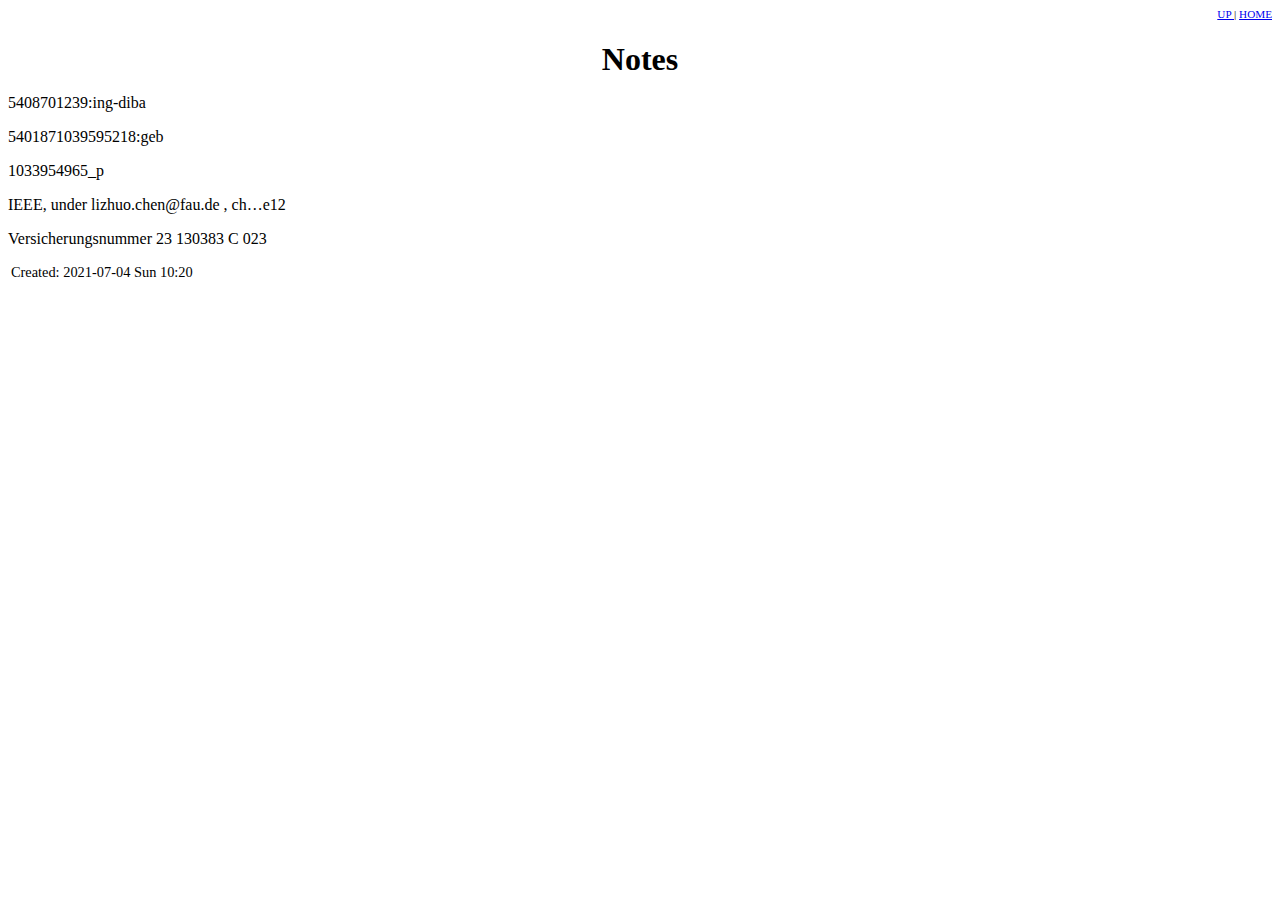
<file: Notes.html>
<?xml version="1.0" encoding="utf-8"?>
<!DOCTYPE html PUBLIC "-//W3C//DTD XHTML 1.0 Strict//EN"
"http://www.w3.org/TR/xhtml1/DTD/xhtml1-strict.dtd">
<html xmlns="http://www.w3.org/1999/xhtml" lang="en" xml:lang="en">
<head>
<!-- 2021-07-04 Sun 10:20 -->
<meta http-equiv="Content-Type" content="text/html;charset=utf-8" />
<meta name="viewport" content="width=device-width, initial-scale=1" />
<title>Notes</title>
<meta name="generator" content="Org mode" />
<style type="text/css">
 <!--/*--><![CDATA[/*><!--*/
  .title  { text-align: center;
             margin-bottom: .2em; }
  .subtitle { text-align: center;
              font-size: medium;
              font-weight: bold;
              margin-top:0; }
  .todo   { font-family: monospace; color: red; }
  .done   { font-family: monospace; color: green; }
  .priority { font-family: monospace; color: orange; }
  .tag    { background-color: #eee; font-family: monospace;
            padding: 2px; font-size: 80%; font-weight: normal; }
  .timestamp { color: #bebebe; }
  .timestamp-kwd { color: #5f9ea0; }
  .org-right  { margin-left: auto; margin-right: 0px;  text-align: right; }
  .org-left   { margin-left: 0px;  margin-right: auto; text-align: left; }
  .org-center { margin-left: auto; margin-right: auto; text-align: center; }
  .underline { text-decoration: underline; }
  #postamble p, #preamble p { font-size: 90%; margin: .2em; }
  p.verse { margin-left: 3%; }
  pre {
    border: 1px solid #ccc;
    box-shadow: 3px 3px 3px #eee;
    padding: 8pt;
    font-family: monospace;
    overflow: auto;
    margin: 1.2em;
  }
  pre.src {
    position: relative;
    overflow: auto;
    padding-top: 1.2em;
  }
  pre.src:before {
    display: none;
    position: absolute;
    background-color: white;
    top: -10px;
    right: 10px;
    padding: 3px;
    border: 1px solid black;
  }
  pre.src:hover:before { display: inline; margin-top: 14px;}
  /* Languages per Org manual */
  pre.src-asymptote:before { content: 'Asymptote'; }
  pre.src-awk:before { content: 'Awk'; }
  pre.src-C:before { content: 'C'; }
  /* pre.src-C++ doesn't work in CSS */
  pre.src-clojure:before { content: 'Clojure'; }
  pre.src-css:before { content: 'CSS'; }
  pre.src-D:before { content: 'D'; }
  pre.src-ditaa:before { content: 'ditaa'; }
  pre.src-dot:before { content: 'Graphviz'; }
  pre.src-calc:before { content: 'Emacs Calc'; }
  pre.src-emacs-lisp:before { content: 'Emacs Lisp'; }
  pre.src-fortran:before { content: 'Fortran'; }
  pre.src-gnuplot:before { content: 'gnuplot'; }
  pre.src-haskell:before { content: 'Haskell'; }
  pre.src-hledger:before { content: 'hledger'; }
  pre.src-java:before { content: 'Java'; }
  pre.src-js:before { content: 'Javascript'; }
  pre.src-latex:before { content: 'LaTeX'; }
  pre.src-ledger:before { content: 'Ledger'; }
  pre.src-lisp:before { content: 'Lisp'; }
  pre.src-lilypond:before { content: 'Lilypond'; }
  pre.src-lua:before { content: 'Lua'; }
  pre.src-matlab:before { content: 'MATLAB'; }
  pre.src-mscgen:before { content: 'Mscgen'; }
  pre.src-ocaml:before { content: 'Objective Caml'; }
  pre.src-octave:before { content: 'Octave'; }
  pre.src-org:before { content: 'Org mode'; }
  pre.src-oz:before { content: 'OZ'; }
  pre.src-plantuml:before { content: 'Plantuml'; }
  pre.src-processing:before { content: 'Processing.js'; }
  pre.src-python:before { content: 'Python'; }
  pre.src-R:before { content: 'R'; }
  pre.src-ruby:before { content: 'Ruby'; }
  pre.src-sass:before { content: 'Sass'; }
  pre.src-scheme:before { content: 'Scheme'; }
  pre.src-screen:before { content: 'Gnu Screen'; }
  pre.src-sed:before { content: 'Sed'; }
  pre.src-sh:before { content: 'shell'; }
  pre.src-sql:before { content: 'SQL'; }
  pre.src-sqlite:before { content: 'SQLite'; }
  /* additional languages in org.el's org-babel-load-languages alist */
  pre.src-forth:before { content: 'Forth'; }
  pre.src-io:before { content: 'IO'; }
  pre.src-J:before { content: 'J'; }
  pre.src-makefile:before { content: 'Makefile'; }
  pre.src-maxima:before { content: 'Maxima'; }
  pre.src-perl:before { content: 'Perl'; }
  pre.src-picolisp:before { content: 'Pico Lisp'; }
  pre.src-scala:before { content: 'Scala'; }
  pre.src-shell:before { content: 'Shell Script'; }
  pre.src-ebnf2ps:before { content: 'ebfn2ps'; }
  /* additional language identifiers per "defun org-babel-execute"
       in ob-*.el */
  pre.src-cpp:before  { content: 'C++'; }
  pre.src-abc:before  { content: 'ABC'; }
  pre.src-coq:before  { content: 'Coq'; }
  pre.src-groovy:before  { content: 'Groovy'; }
  /* additional language identifiers from org-babel-shell-names in
     ob-shell.el: ob-shell is the only babel language using a lambda to put
     the execution function name together. */
  pre.src-bash:before  { content: 'bash'; }
  pre.src-csh:before  { content: 'csh'; }
  pre.src-ash:before  { content: 'ash'; }
  pre.src-dash:before  { content: 'dash'; }
  pre.src-ksh:before  { content: 'ksh'; }
  pre.src-mksh:before  { content: 'mksh'; }
  pre.src-posh:before  { content: 'posh'; }
  /* Additional Emacs modes also supported by the LaTeX listings package */
  pre.src-ada:before { content: 'Ada'; }
  pre.src-asm:before { content: 'Assembler'; }
  pre.src-caml:before { content: 'Caml'; }
  pre.src-delphi:before { content: 'Delphi'; }
  pre.src-html:before { content: 'HTML'; }
  pre.src-idl:before { content: 'IDL'; }
  pre.src-mercury:before { content: 'Mercury'; }
  pre.src-metapost:before { content: 'MetaPost'; }
  pre.src-modula-2:before { content: 'Modula-2'; }
  pre.src-pascal:before { content: 'Pascal'; }
  pre.src-ps:before { content: 'PostScript'; }
  pre.src-prolog:before { content: 'Prolog'; }
  pre.src-simula:before { content: 'Simula'; }
  pre.src-tcl:before { content: 'tcl'; }
  pre.src-tex:before { content: 'TeX'; }
  pre.src-plain-tex:before { content: 'Plain TeX'; }
  pre.src-verilog:before { content: 'Verilog'; }
  pre.src-vhdl:before { content: 'VHDL'; }
  pre.src-xml:before { content: 'XML'; }
  pre.src-nxml:before { content: 'XML'; }
  /* add a generic configuration mode; LaTeX export needs an additional
     (add-to-list 'org-latex-listings-langs '(conf " ")) in .emacs */
  pre.src-conf:before { content: 'Configuration File'; }

  table { border-collapse:collapse; }
  caption.t-above { caption-side: top; }
  caption.t-bottom { caption-side: bottom; }
  td, th { vertical-align:top;  }
  th.org-right  { text-align: center;  }
  th.org-left   { text-align: center;   }
  th.org-center { text-align: center; }
  td.org-right  { text-align: right;  }
  td.org-left   { text-align: left;   }
  td.org-center { text-align: center; }
  dt { font-weight: bold; }
  .footpara { display: inline; }
  .footdef  { margin-bottom: 1em; }
  .figure { padding: 1em; }
  .figure p { text-align: center; }
  .equation-container {
    display: table;
    text-align: center;
    width: 100%;
  }
  .equation {
    vertical-align: middle;
  }
  .equation-label {
    display: table-cell;
    text-align: right;
    vertical-align: middle;
  }
  .inlinetask {
    padding: 10px;
    border: 2px solid gray;
    margin: 10px;
    background: #ffffcc;
  }
  #org-div-home-and-up
   { text-align: right; font-size: 70%; white-space: nowrap; }
  textarea { overflow-x: auto; }
  .linenr { font-size: smaller }
  .code-highlighted { background-color: #ffff00; }
  .org-info-js_info-navigation { border-style: none; }
  #org-info-js_console-label
    { font-size: 10px; font-weight: bold; white-space: nowrap; }
  .org-info-js_search-highlight
    { background-color: #ffff00; color: #000000; font-weight: bold; }
  .org-svg { width: 90%; }
  /*]]>*/-->
</style>
<link rel="stylesheet" href="https://sandyuraz.com/styles/org.min.css">
<script type="text/javascript">
// @license magnet:?xt=urn:btih:e95b018ef3580986a04669f1b5879592219e2a7a&dn=public-domain.txt Public Domain
<!--/*--><![CDATA[/*><!--*/
     function CodeHighlightOn(elem, id)
     {
       var target = document.getElementById(id);
       if(null != target) {
         elem.classList.add("code-highlighted");
         target.classList.add("code-highlighted");
       }
     }
     function CodeHighlightOff(elem, id)
     {
       var target = document.getElementById(id);
       if(null != target) {
         elem.classList.remove("code-highlighted");
         target.classList.remove("code-highlighted");
       }
     }
    /*]]>*///-->
// @license-end
</script>
</head>
<body>
<div id="org-div-home-and-up">
 <a accesskey="h" href="./index.html"> UP </a>
 |
 <a accesskey="H" href="https://cheneymx.github.io/mylife/"> HOME </a>
</div><div id="content">
<h1 class="title">Notes</h1>
<p>
5408701239:ing-diba
</p>

<p>
5401871039595218:geb
</p>

<p>
1033954965_p
</p>

<p>
IEEE, under lizhuo.chen@fau.de , ch&#x2026;e12
</p>

<p>
Versicherungsnummer 23 130383 C 023
</p>
</div>
<div id="postamble" class="status">
<p class="date">Created: 2021-07-04 Sun 10:20</p>
</div>
</body>
</html>
</file>
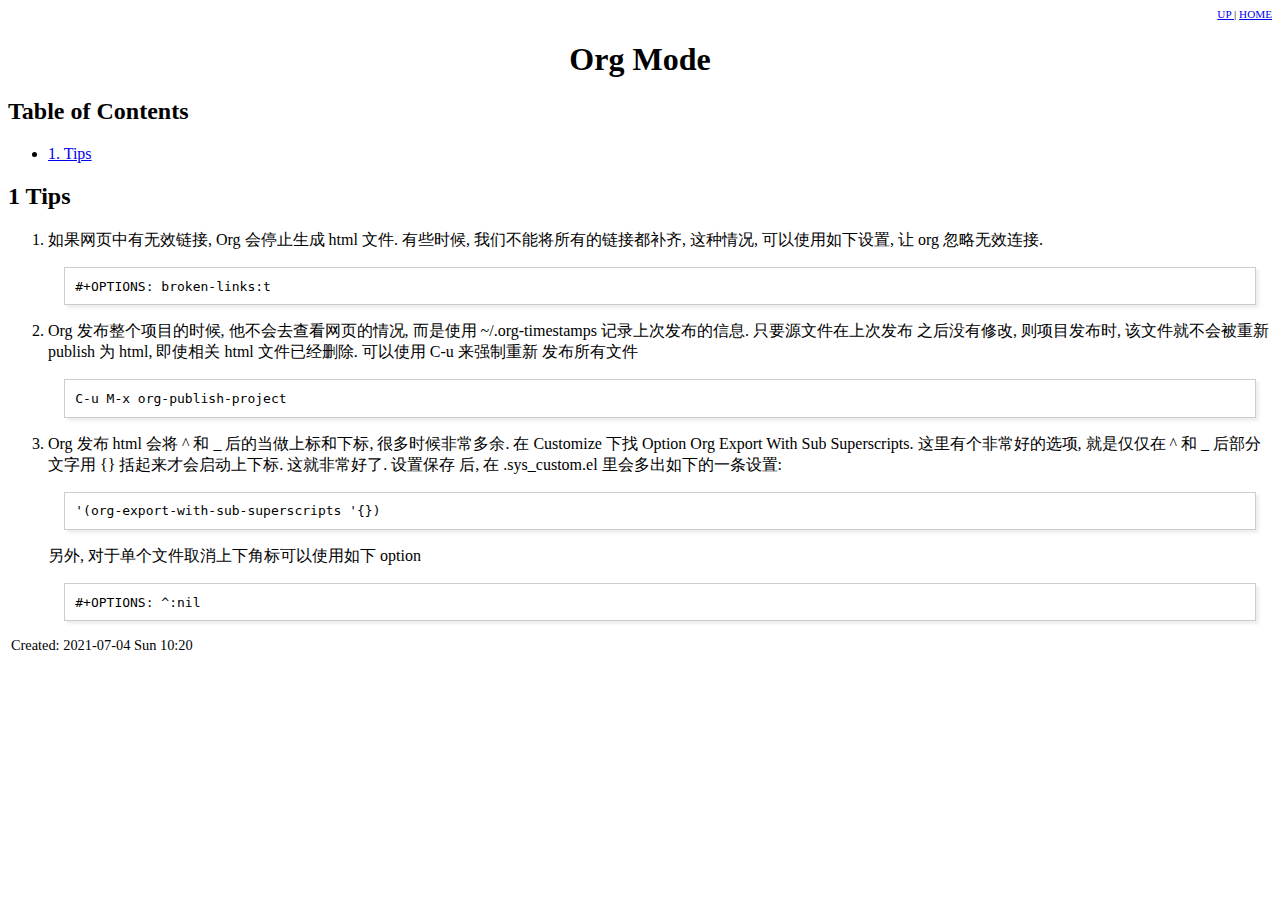
<file: org-mode.html>
<?xml version="1.0" encoding="utf-8"?>
<!DOCTYPE html PUBLIC "-//W3C//DTD XHTML 1.0 Strict//EN"
"http://www.w3.org/TR/xhtml1/DTD/xhtml1-strict.dtd">
<html xmlns="http://www.w3.org/1999/xhtml" lang="en" xml:lang="en">
<head>
<!-- 2021-07-04 Sun 10:20 -->
<meta http-equiv="Content-Type" content="text/html;charset=utf-8" />
<meta name="viewport" content="width=device-width, initial-scale=1" />
<title>Org Mode</title>
<meta name="generator" content="Org mode" />
<style type="text/css">
 <!--/*--><![CDATA[/*><!--*/
  .title  { text-align: center;
             margin-bottom: .2em; }
  .subtitle { text-align: center;
              font-size: medium;
              font-weight: bold;
              margin-top:0; }
  .todo   { font-family: monospace; color: red; }
  .done   { font-family: monospace; color: green; }
  .priority { font-family: monospace; color: orange; }
  .tag    { background-color: #eee; font-family: monospace;
            padding: 2px; font-size: 80%; font-weight: normal; }
  .timestamp { color: #bebebe; }
  .timestamp-kwd { color: #5f9ea0; }
  .org-right  { margin-left: auto; margin-right: 0px;  text-align: right; }
  .org-left   { margin-left: 0px;  margin-right: auto; text-align: left; }
  .org-center { margin-left: auto; margin-right: auto; text-align: center; }
  .underline { text-decoration: underline; }
  #postamble p, #preamble p { font-size: 90%; margin: .2em; }
  p.verse { margin-left: 3%; }
  pre {
    border: 1px solid #ccc;
    box-shadow: 3px 3px 3px #eee;
    padding: 8pt;
    font-family: monospace;
    overflow: auto;
    margin: 1.2em;
  }
  pre.src {
    position: relative;
    overflow: auto;
    padding-top: 1.2em;
  }
  pre.src:before {
    display: none;
    position: absolute;
    background-color: white;
    top: -10px;
    right: 10px;
    padding: 3px;
    border: 1px solid black;
  }
  pre.src:hover:before { display: inline; margin-top: 14px;}
  /* Languages per Org manual */
  pre.src-asymptote:before { content: 'Asymptote'; }
  pre.src-awk:before { content: 'Awk'; }
  pre.src-C:before { content: 'C'; }
  /* pre.src-C++ doesn't work in CSS */
  pre.src-clojure:before { content: 'Clojure'; }
  pre.src-css:before { content: 'CSS'; }
  pre.src-D:before { content: 'D'; }
  pre.src-ditaa:before { content: 'ditaa'; }
  pre.src-dot:before { content: 'Graphviz'; }
  pre.src-calc:before { content: 'Emacs Calc'; }
  pre.src-emacs-lisp:before { content: 'Emacs Lisp'; }
  pre.src-fortran:before { content: 'Fortran'; }
  pre.src-gnuplot:before { content: 'gnuplot'; }
  pre.src-haskell:before { content: 'Haskell'; }
  pre.src-hledger:before { content: 'hledger'; }
  pre.src-java:before { content: 'Java'; }
  pre.src-js:before { content: 'Javascript'; }
  pre.src-latex:before { content: 'LaTeX'; }
  pre.src-ledger:before { content: 'Ledger'; }
  pre.src-lisp:before { content: 'Lisp'; }
  pre.src-lilypond:before { content: 'Lilypond'; }
  pre.src-lua:before { content: 'Lua'; }
  pre.src-matlab:before { content: 'MATLAB'; }
  pre.src-mscgen:before { content: 'Mscgen'; }
  pre.src-ocaml:before { content: 'Objective Caml'; }
  pre.src-octave:before { content: 'Octave'; }
  pre.src-org:before { content: 'Org mode'; }
  pre.src-oz:before { content: 'OZ'; }
  pre.src-plantuml:before { content: 'Plantuml'; }
  pre.src-processing:before { content: 'Processing.js'; }
  pre.src-python:before { content: 'Python'; }
  pre.src-R:before { content: 'R'; }
  pre.src-ruby:before { content: 'Ruby'; }
  pre.src-sass:before { content: 'Sass'; }
  pre.src-scheme:before { content: 'Scheme'; }
  pre.src-screen:before { content: 'Gnu Screen'; }
  pre.src-sed:before { content: 'Sed'; }
  pre.src-sh:before { content: 'shell'; }
  pre.src-sql:before { content: 'SQL'; }
  pre.src-sqlite:before { content: 'SQLite'; }
  /* additional languages in org.el's org-babel-load-languages alist */
  pre.src-forth:before { content: 'Forth'; }
  pre.src-io:before { content: 'IO'; }
  pre.src-J:before { content: 'J'; }
  pre.src-makefile:before { content: 'Makefile'; }
  pre.src-maxima:before { content: 'Maxima'; }
  pre.src-perl:before { content: 'Perl'; }
  pre.src-picolisp:before { content: 'Pico Lisp'; }
  pre.src-scala:before { content: 'Scala'; }
  pre.src-shell:before { content: 'Shell Script'; }
  pre.src-ebnf2ps:before { content: 'ebfn2ps'; }
  /* additional language identifiers per "defun org-babel-execute"
       in ob-*.el */
  pre.src-cpp:before  { content: 'C++'; }
  pre.src-abc:before  { content: 'ABC'; }
  pre.src-coq:before  { content: 'Coq'; }
  pre.src-groovy:before  { content: 'Groovy'; }
  /* additional language identifiers from org-babel-shell-names in
     ob-shell.el: ob-shell is the only babel language using a lambda to put
     the execution function name together. */
  pre.src-bash:before  { content: 'bash'; }
  pre.src-csh:before  { content: 'csh'; }
  pre.src-ash:before  { content: 'ash'; }
  pre.src-dash:before  { content: 'dash'; }
  pre.src-ksh:before  { content: 'ksh'; }
  pre.src-mksh:before  { content: 'mksh'; }
  pre.src-posh:before  { content: 'posh'; }
  /* Additional Emacs modes also supported by the LaTeX listings package */
  pre.src-ada:before { content: 'Ada'; }
  pre.src-asm:before { content: 'Assembler'; }
  pre.src-caml:before { content: 'Caml'; }
  pre.src-delphi:before { content: 'Delphi'; }
  pre.src-html:before { content: 'HTML'; }
  pre.src-idl:before { content: 'IDL'; }
  pre.src-mercury:before { content: 'Mercury'; }
  pre.src-metapost:before { content: 'MetaPost'; }
  pre.src-modula-2:before { content: 'Modula-2'; }
  pre.src-pascal:before { content: 'Pascal'; }
  pre.src-ps:before { content: 'PostScript'; }
  pre.src-prolog:before { content: 'Prolog'; }
  pre.src-simula:before { content: 'Simula'; }
  pre.src-tcl:before { content: 'tcl'; }
  pre.src-tex:before { content: 'TeX'; }
  pre.src-plain-tex:before { content: 'Plain TeX'; }
  pre.src-verilog:before { content: 'Verilog'; }
  pre.src-vhdl:before { content: 'VHDL'; }
  pre.src-xml:before { content: 'XML'; }
  pre.src-nxml:before { content: 'XML'; }
  /* add a generic configuration mode; LaTeX export needs an additional
     (add-to-list 'org-latex-listings-langs '(conf " ")) in .emacs */
  pre.src-conf:before { content: 'Configuration File'; }

  table { border-collapse:collapse; }
  caption.t-above { caption-side: top; }
  caption.t-bottom { caption-side: bottom; }
  td, th { vertical-align:top;  }
  th.org-right  { text-align: center;  }
  th.org-left   { text-align: center;   }
  th.org-center { text-align: center; }
  td.org-right  { text-align: right;  }
  td.org-left   { text-align: left;   }
  td.org-center { text-align: center; }
  dt { font-weight: bold; }
  .footpara { display: inline; }
  .footdef  { margin-bottom: 1em; }
  .figure { padding: 1em; }
  .figure p { text-align: center; }
  .equation-container {
    display: table;
    text-align: center;
    width: 100%;
  }
  .equation {
    vertical-align: middle;
  }
  .equation-label {
    display: table-cell;
    text-align: right;
    vertical-align: middle;
  }
  .inlinetask {
    padding: 10px;
    border: 2px solid gray;
    margin: 10px;
    background: #ffffcc;
  }
  #org-div-home-and-up
   { text-align: right; font-size: 70%; white-space: nowrap; }
  textarea { overflow-x: auto; }
  .linenr { font-size: smaller }
  .code-highlighted { background-color: #ffff00; }
  .org-info-js_info-navigation { border-style: none; }
  #org-info-js_console-label
    { font-size: 10px; font-weight: bold; white-space: nowrap; }
  .org-info-js_search-highlight
    { background-color: #ffff00; color: #000000; font-weight: bold; }
  .org-svg { width: 90%; }
  /*]]>*/-->
</style>
<link rel="stylesheet" href="https://sandyuraz.com/styles/org.min.css">
<script type="text/javascript">
// @license magnet:?xt=urn:btih:e95b018ef3580986a04669f1b5879592219e2a7a&dn=public-domain.txt Public Domain
<!--/*--><![CDATA[/*><!--*/
     function CodeHighlightOn(elem, id)
     {
       var target = document.getElementById(id);
       if(null != target) {
         elem.classList.add("code-highlighted");
         target.classList.add("code-highlighted");
       }
     }
     function CodeHighlightOff(elem, id)
     {
       var target = document.getElementById(id);
       if(null != target) {
         elem.classList.remove("code-highlighted");
         target.classList.remove("code-highlighted");
       }
     }
    /*]]>*///-->
// @license-end
</script>
</head>
<body>
<div id="org-div-home-and-up">
 <a accesskey="h" href="./index.html"> UP </a>
 |
 <a accesskey="H" href="https://cheneymx.github.io/mylife/"> HOME </a>
</div><div id="content">
<h1 class="title">Org Mode</h1>
<div id="table-of-contents">
<h2>Table of Contents</h2>
<div id="text-table-of-contents">
<ul>
<li><a href="#org805c1e8">1. Tips</a></li>
</ul>
</div>
</div>

<div id="outline-container-org805c1e8" class="outline-2">
<h2 id="org805c1e8"><span class="section-number-2">1</span> Tips</h2>
<div class="outline-text-2" id="text-1">
<ol class="org-ol">
<li><p>
如果网页中有无效链接, Org 会停止生成 html 文件. 有些时候, 我们不能将所有的链接都补齐, 这种情况, 可以使用如下设置,
让 org 忽略无效连接.
</p>

<pre class="example" id="org14dcbbf">
#+OPTIONS: broken-links:t
</pre></li>

<li><p>
Org 发布整个项目的时候, 他不会去查看网页的情况, 而是使用 ~/.org-timestamps 记录上次发布的信息. 只要源文件在上次发布
之后没有修改, 则项目发布时, 该文件就不会被重新 publish 为 html, 即使相关 html 文件已经删除. 可以使用 C-u 来强制重新
发布所有文件
</p>

<pre class="example" id="org5698ddc">
C-u M-x org-publish-project
</pre></li>

<li><p>
Org 发布 html 会将 ^ 和 _ 后的当做上标和下标, 很多时候非常多余. 在 Customize 下找 Option Org Export With Sub
Superscripts. 这里有个非常好的选项, 就是仅仅在 ^ 和 _ 后部分文字用 {} 括起来才会启动上下标. 这就非常好了. 设置保存
后, 在 .sys_custom.el 里会多出如下的一条设置:
</p>

<pre class="example" id="org9f3938a">
'(org-export-with-sub-superscripts '{})
</pre>

<p>
另外, 对于单个文件取消上下角标可以使用如下 option
</p>

<pre class="example" id="org59ada43">
#+OPTIONS: ^:nil
</pre></li>
</ol>
</div>
</div>
</div>
<div id="postamble" class="status">
<p class="date">Created: 2021-07-04 Sun 10:20</p>
</div>
</body>
</html>
</file>
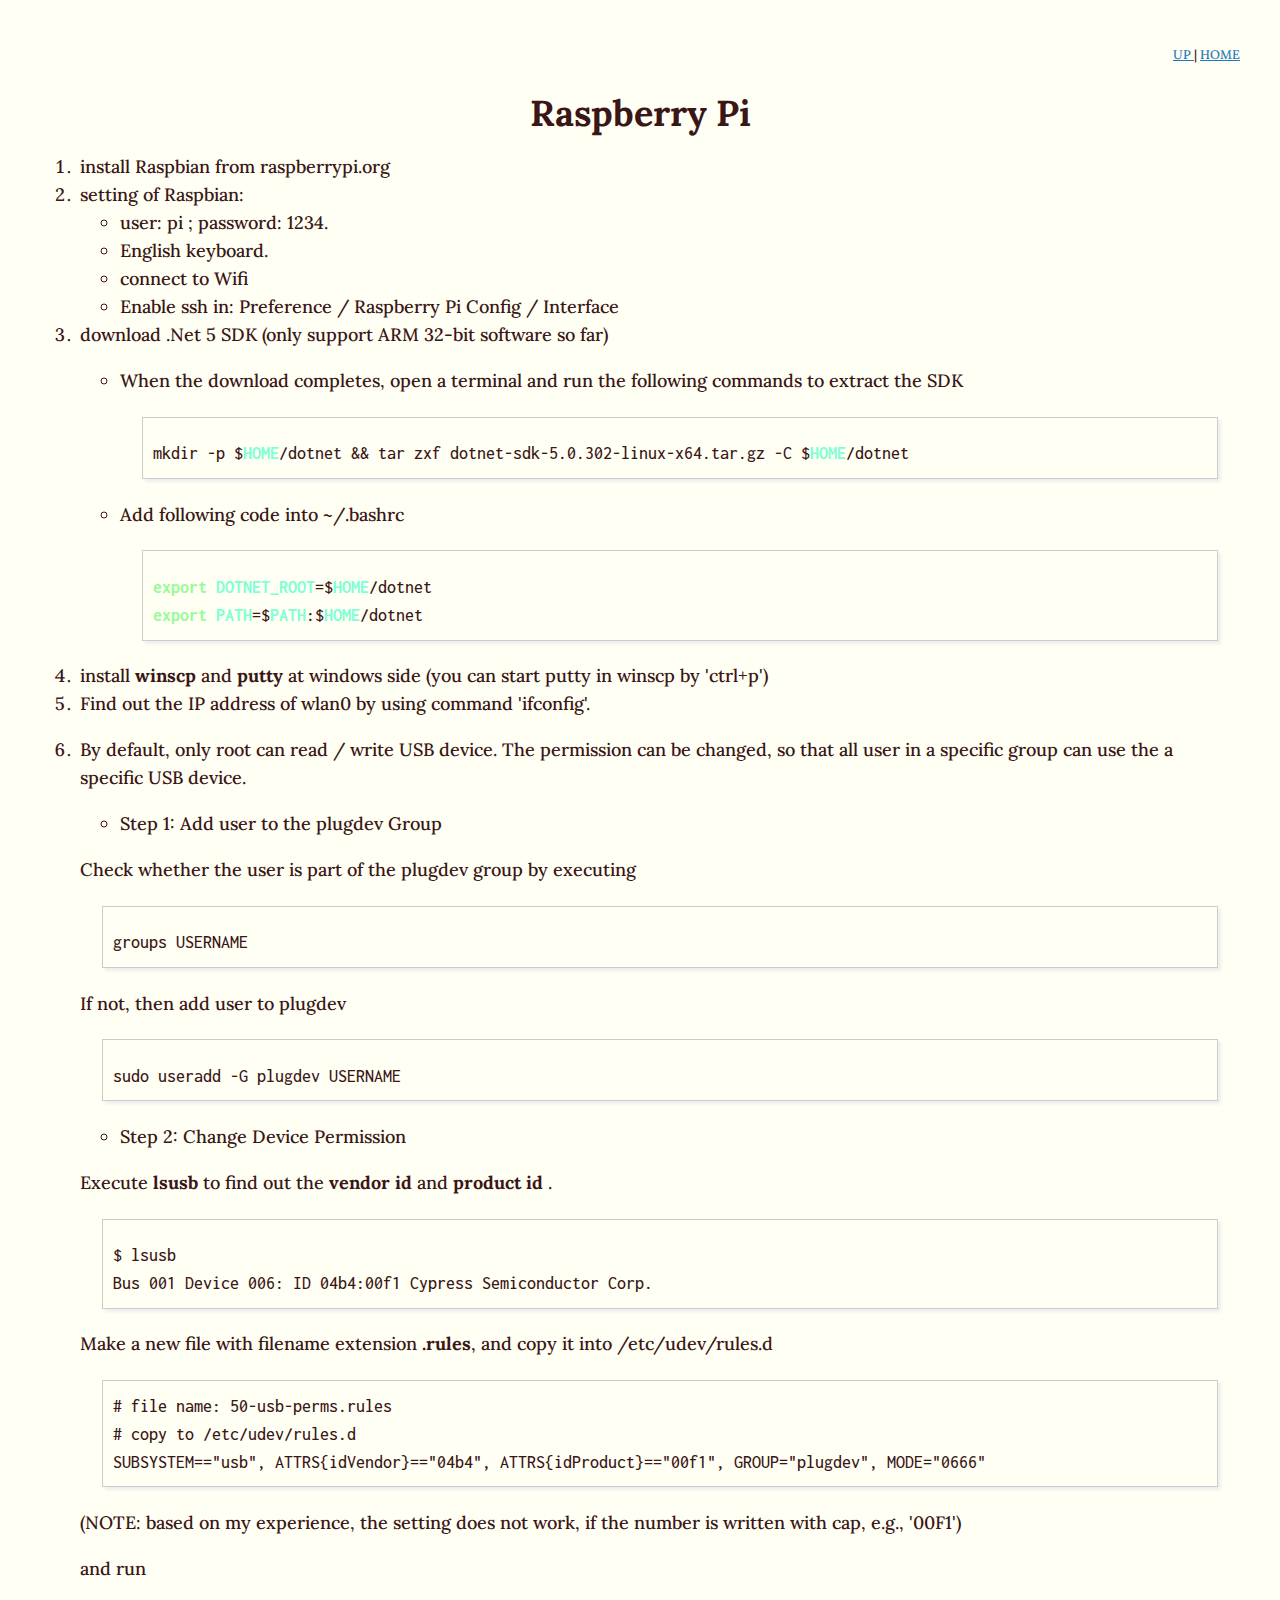
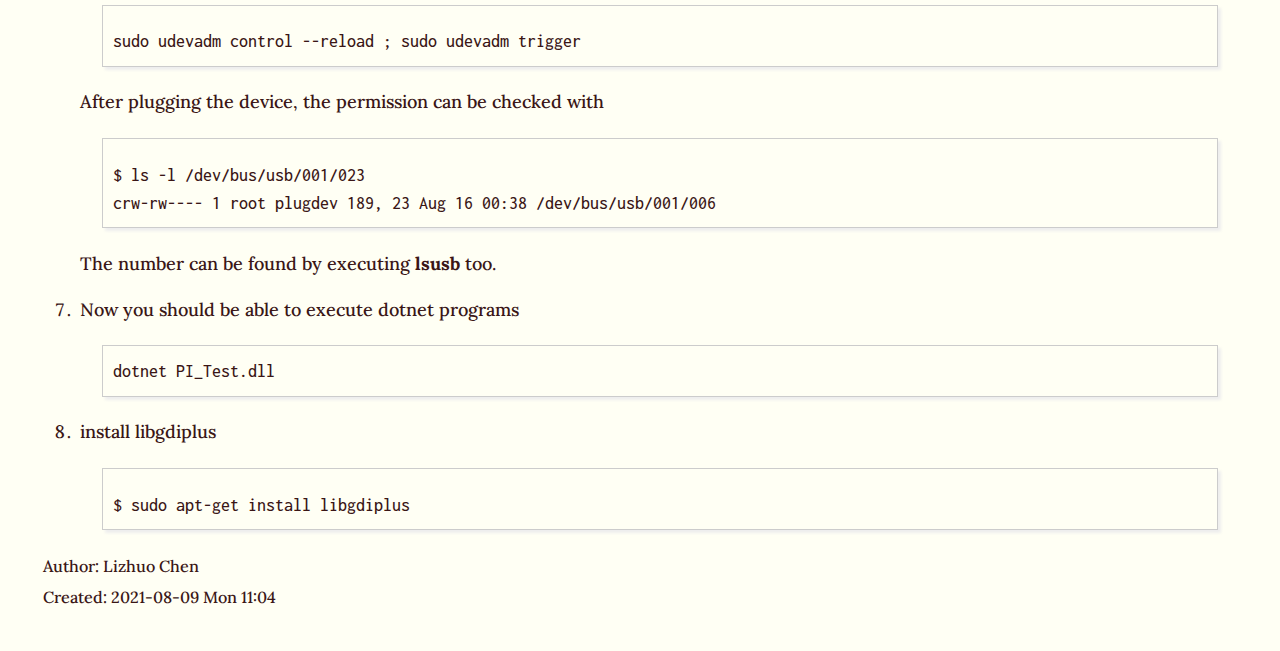
<file: RaspberryPi.html>
<?xml version="1.0" encoding="utf-8"?>
<!DOCTYPE html PUBLIC "-//W3C//DTD XHTML 1.0 Strict//EN"
"http://www.w3.org/TR/xhtml1/DTD/xhtml1-strict.dtd">
<html xmlns="http://www.w3.org/1999/xhtml" lang="en" xml:lang="en">
<head>
<!-- 2021-08-09 Mon 11:04 -->
<meta http-equiv="Content-Type" content="text/html;charset=utf-8" />
<meta name="viewport" content="width=device-width, initial-scale=1" />
<title>Raspberry Pi</title>
<meta name="generator" content="Org mode" />
<meta name="author" content="Lizhuo Chen" />
<style type="text/css">
 <!--/*--><![CDATA[/*><!--*/
  .title  { text-align: center;
             margin-bottom: .2em; }
  .subtitle { text-align: center;
              font-size: medium;
              font-weight: bold;
              margin-top:0; }
  .todo   { font-family: monospace; color: red; }
  .done   { font-family: monospace; color: green; }
  .priority { font-family: monospace; color: orange; }
  .tag    { background-color: #eee; font-family: monospace;
            padding: 2px; font-size: 80%; font-weight: normal; }
  .timestamp { color: #bebebe; }
  .timestamp-kwd { color: #5f9ea0; }
  .org-right  { margin-left: auto; margin-right: 0px;  text-align: right; }
  .org-left   { margin-left: 0px;  margin-right: auto; text-align: left; }
  .org-center { margin-left: auto; margin-right: auto; text-align: center; }
  .underline { text-decoration: underline; }
  #postamble p, #preamble p { font-size: 90%; margin: .2em; }
  p.verse { margin-left: 3%; }
  pre {
    border: 1px solid #ccc;
    box-shadow: 3px 3px 3px #eee;
    padding: 8pt;
    font-family: monospace;
    overflow: auto;
    margin: 1.2em;
  }
  pre.src {
    position: relative;
    overflow: auto;
    padding-top: 1.2em;
  }
  pre.src:before {
    display: none;
    position: absolute;
    background-color: white;
    top: -10px;
    right: 10px;
    padding: 3px;
    border: 1px solid black;
  }
  pre.src:hover:before { display: inline; margin-top: 14px;}
  /* Languages per Org manual */
  pre.src-asymptote:before { content: 'Asymptote'; }
  pre.src-awk:before { content: 'Awk'; }
  pre.src-C:before { content: 'C'; }
  /* pre.src-C++ doesn't work in CSS */
  pre.src-clojure:before { content: 'Clojure'; }
  pre.src-css:before { content: 'CSS'; }
  pre.src-D:before { content: 'D'; }
  pre.src-ditaa:before { content: 'ditaa'; }
  pre.src-dot:before { content: 'Graphviz'; }
  pre.src-calc:before { content: 'Emacs Calc'; }
  pre.src-emacs-lisp:before { content: 'Emacs Lisp'; }
  pre.src-fortran:before { content: 'Fortran'; }
  pre.src-gnuplot:before { content: 'gnuplot'; }
  pre.src-haskell:before { content: 'Haskell'; }
  pre.src-hledger:before { content: 'hledger'; }
  pre.src-java:before { content: 'Java'; }
  pre.src-js:before { content: 'Javascript'; }
  pre.src-latex:before { content: 'LaTeX'; }
  pre.src-ledger:before { content: 'Ledger'; }
  pre.src-lisp:before { content: 'Lisp'; }
  pre.src-lilypond:before { content: 'Lilypond'; }
  pre.src-lua:before { content: 'Lua'; }
  pre.src-matlab:before { content: 'MATLAB'; }
  pre.src-mscgen:before { content: 'Mscgen'; }
  pre.src-ocaml:before { content: 'Objective Caml'; }
  pre.src-octave:before { content: 'Octave'; }
  pre.src-org:before { content: 'Org mode'; }
  pre.src-oz:before { content: 'OZ'; }
  pre.src-plantuml:before { content: 'Plantuml'; }
  pre.src-processing:before { content: 'Processing.js'; }
  pre.src-python:before { content: 'Python'; }
  pre.src-R:before { content: 'R'; }
  pre.src-ruby:before { content: 'Ruby'; }
  pre.src-sass:before { content: 'Sass'; }
  pre.src-scheme:before { content: 'Scheme'; }
  pre.src-screen:before { content: 'Gnu Screen'; }
  pre.src-sed:before { content: 'Sed'; }
  pre.src-sh:before { content: 'shell'; }
  pre.src-sql:before { content: 'SQL'; }
  pre.src-sqlite:before { content: 'SQLite'; }
  /* additional languages in org.el's org-babel-load-languages alist */
  pre.src-forth:before { content: 'Forth'; }
  pre.src-io:before { content: 'IO'; }
  pre.src-J:before { content: 'J'; }
  pre.src-makefile:before { content: 'Makefile'; }
  pre.src-maxima:before { content: 'Maxima'; }
  pre.src-perl:before { content: 'Perl'; }
  pre.src-picolisp:before { content: 'Pico Lisp'; }
  pre.src-scala:before { content: 'Scala'; }
  pre.src-shell:before { content: 'Shell Script'; }
  pre.src-ebnf2ps:before { content: 'ebfn2ps'; }
  /* additional language identifiers per "defun org-babel-execute"
       in ob-*.el */
  pre.src-cpp:before  { content: 'C++'; }
  pre.src-abc:before  { content: 'ABC'; }
  pre.src-coq:before  { content: 'Coq'; }
  pre.src-groovy:before  { content: 'Groovy'; }
  /* additional language identifiers from org-babel-shell-names in
     ob-shell.el: ob-shell is the only babel language using a lambda to put
     the execution function name together. */
  pre.src-bash:before  { content: 'bash'; }
  pre.src-csh:before  { content: 'csh'; }
  pre.src-ash:before  { content: 'ash'; }
  pre.src-dash:before  { content: 'dash'; }
  pre.src-ksh:before  { content: 'ksh'; }
  pre.src-mksh:before  { content: 'mksh'; }
  pre.src-posh:before  { content: 'posh'; }
  /* Additional Emacs modes also supported by the LaTeX listings package */
  pre.src-ada:before { content: 'Ada'; }
  pre.src-asm:before { content: 'Assembler'; }
  pre.src-caml:before { content: 'Caml'; }
  pre.src-delphi:before { content: 'Delphi'; }
  pre.src-html:before { content: 'HTML'; }
  pre.src-idl:before { content: 'IDL'; }
  pre.src-mercury:before { content: 'Mercury'; }
  pre.src-metapost:before { content: 'MetaPost'; }
  pre.src-modula-2:before { content: 'Modula-2'; }
  pre.src-pascal:before { content: 'Pascal'; }
  pre.src-ps:before { content: 'PostScript'; }
  pre.src-prolog:before { content: 'Prolog'; }
  pre.src-simula:before { content: 'Simula'; }
  pre.src-tcl:before { content: 'tcl'; }
  pre.src-tex:before { content: 'TeX'; }
  pre.src-plain-tex:before { content: 'Plain TeX'; }
  pre.src-verilog:before { content: 'Verilog'; }
  pre.src-vhdl:before { content: 'VHDL'; }
  pre.src-xml:before { content: 'XML'; }
  pre.src-nxml:before { content: 'XML'; }
  /* add a generic configuration mode; LaTeX export needs an additional
     (add-to-list 'org-latex-listings-langs '(conf " ")) in .emacs */
  pre.src-conf:before { content: 'Configuration File'; }

  table { border-collapse:collapse; }
  caption.t-above { caption-side: top; }
  caption.t-bottom { caption-side: bottom; }
  td, th { vertical-align:top;  }
  th.org-right  { text-align: center;  }
  th.org-left   { text-align: center;   }
  th.org-center { text-align: center; }
  td.org-right  { text-align: right;  }
  td.org-left   { text-align: left;   }
  td.org-center { text-align: center; }
  dt { font-weight: bold; }
  .footpara { display: inline; }
  .footdef  { margin-bottom: 1em; }
  .figure { padding: 1em; }
  .figure p { text-align: center; }
  .equation-container {
    display: table;
    text-align: center;
    width: 100%;
  }
  .equation {
    vertical-align: middle;
  }
  .equation-label {
    display: table-cell;
    text-align: right;
    vertical-align: middle;
  }
  .inlinetask {
    padding: 10px;
    border: 2px solid gray;
    margin: 10px;
    background: #ffffcc;
  }
  #org-div-home-and-up
   { text-align: right; font-size: 70%; white-space: nowrap; }
  textarea { overflow-x: auto; }
  .linenr { font-size: smaller }
  .code-highlighted { background-color: #ffff00; }
  .org-info-js_info-navigation { border-style: none; }
  #org-info-js_console-label
    { font-size: 10px; font-weight: bold; white-space: nowrap; }
  .org-info-js_search-highlight
    { background-color: #ffff00; color: #000000; font-weight: bold; }
  .org-svg { width: 90%; }
  /*]]>*/-->
</style>
<link rel="stylesheet" href="./css/core.css">
<script type="text/javascript">
// @license magnet:?xt=urn:btih:e95b018ef3580986a04669f1b5879592219e2a7a&dn=public-domain.txt Public Domain
<!--/*--><![CDATA[/*><!--*/
     function CodeHighlightOn(elem, id)
     {
       var target = document.getElementById(id);
       if(null != target) {
         elem.classList.add("code-highlighted");
         target.classList.add("code-highlighted");
       }
     }
     function CodeHighlightOff(elem, id)
     {
       var target = document.getElementById(id);
       if(null != target) {
         elem.classList.remove("code-highlighted");
         target.classList.remove("code-highlighted");
       }
     }
    /*]]>*///-->
// @license-end
</script>
</head>
<body>
<div id="org-div-home-and-up">
 <a accesskey="h" href="./index.html"> UP </a>
 |
 <a accesskey="H" href="https://cheneymx.github.io/mylife/"> HOME </a>
</div><div id="content">
<h1 class="title">Raspberry Pi</h1>
<ol class="org-ol">
<li>install Raspbian from raspberrypi.org</li>
<li>setting of Raspbian:
<ul class="org-ul">
<li>user: pi ; password: 1234.</li>
<li>English keyboard.</li>
<li>connect to Wifi</li>
<li>Enable ssh in: Preference / Raspberry Pi Config / Interface</li>
</ul></li>
<li>download .Net 5 SDK (only support ARM 32-bit software so far)

<ul class="org-ul">
<li><p>
When the download completes, open a terminal and run the following commands to extract the SDK
</p>

<div class="org-src-container">
<pre class="src src-shell">mkdir -p $<span style="color: #7fffd4; font-weight: bold;">HOME</span>/dotnet &amp;&amp; tar zxf dotnet-sdk-5.0.302-linux-x64.tar.gz -C $<span style="color: #7fffd4; font-weight: bold;">HOME</span>/dotnet
</pre>
</div></li>

<li><p>
Add following code into ~/.bashrc
</p>

<div class="org-src-container">
<pre class="src src-shell"><span style="color: #98fb98; font-weight: bold;">export</span> <span style="color: #7fffd4; font-weight: bold;">DOTNET_ROOT</span>=$<span style="color: #7fffd4; font-weight: bold;">HOME</span>/dotnet
<span style="color: #98fb98; font-weight: bold;">export</span> <span style="color: #7fffd4; font-weight: bold;">PATH</span>=$<span style="color: #7fffd4; font-weight: bold;">PATH</span>:$<span style="color: #7fffd4; font-weight: bold;">HOME</span>/dotnet
</pre>
</div></li>
</ul></li>

<li>install <b>winscp</b> and <b>putty</b> at windows side (you can start putty in winscp by 'ctrl+p')</li>
<li>Find out the IP address of wlan0 by using command 'ifconfig'.</li>
<li><p>
By default, only root can read / write USB device. The permission can be changed, so that all user in a specific
group can use the a specific USB device.
</p>

<ul class="org-ul">
<li>Step 1: Add user to the plugdev Group</li>
</ul>

<p>
Check whether the user is part of the plugdev group by executing
</p>
<div class="org-src-container">
<pre class="src src-shell">groups USERNAME
</pre>
</div>

<p>
If not, then add user to plugdev
</p>

<div class="org-src-container">
<pre class="src src-shell">sudo useradd -G plugdev USERNAME
</pre>
</div>

<ul class="org-ul">
<li>Step 2: Change Device Permission</li>
</ul>

<p>
Execute <b>lsusb</b> to find out the <b>vendor id</b> and <b>product id</b> .
</p>

<div class="org-src-container">
<pre class="src src-shell">$ lsusb
Bus 001 Device 006: ID 04b4:00f1 Cypress Semiconductor Corp.
</pre>
</div>

<p>
Make a new file with filename extension <b>.rules</b>, and copy it into /etc/udev/rules.d
</p>

<pre class="example" id="org18f8007">
# file name: 50-usb-perms.rules
# copy to /etc/udev/rules.d
SUBSYSTEM=="usb", ATTRS{idVendor}=="04b4", ATTRS{idProduct}=="00f1", GROUP="plugdev", MODE="0666"
</pre>

<p>
(NOTE: based on my experience, the setting does not work, if the number is written with cap, e.g., '00F1')
</p>

<p>
and run
</p>
<div class="org-src-container">
<pre class="src src-shell">sudo udevadm control --reload ; sudo udevadm trigger
</pre>
</div>

<p>
After plugging the device, the permission can be checked with
</p>
<div class="org-src-container">
<pre class="src src-shell">$ ls -l /dev/bus/usb/001/023
crw-rw---- 1 root plugdev 189, 23 Aug 16 00:38 /dev/bus/usb/001/006
</pre>
</div>

<p>
The number can be found by executing <b>lsusb</b> too.
</p></li>

<li><p>
Now you should be able to execute dotnet programs
</p>

<pre class="example" id="org932661b">
dotnet PI_Test.dll
</pre></li>

<li><p>
install libgdiplus
</p>

<div class="org-src-container">
<pre class="src src-shell">$ sudo apt-get install libgdiplus
</pre>
</div></li>
</ol>
</div>
<div id="postamble" class="status">
<p class="author">Author: Lizhuo Chen</p>
<p class="date">Created: 2021-08-09 Mon 11:04</p>
</div>
</body>
</html>
</file>
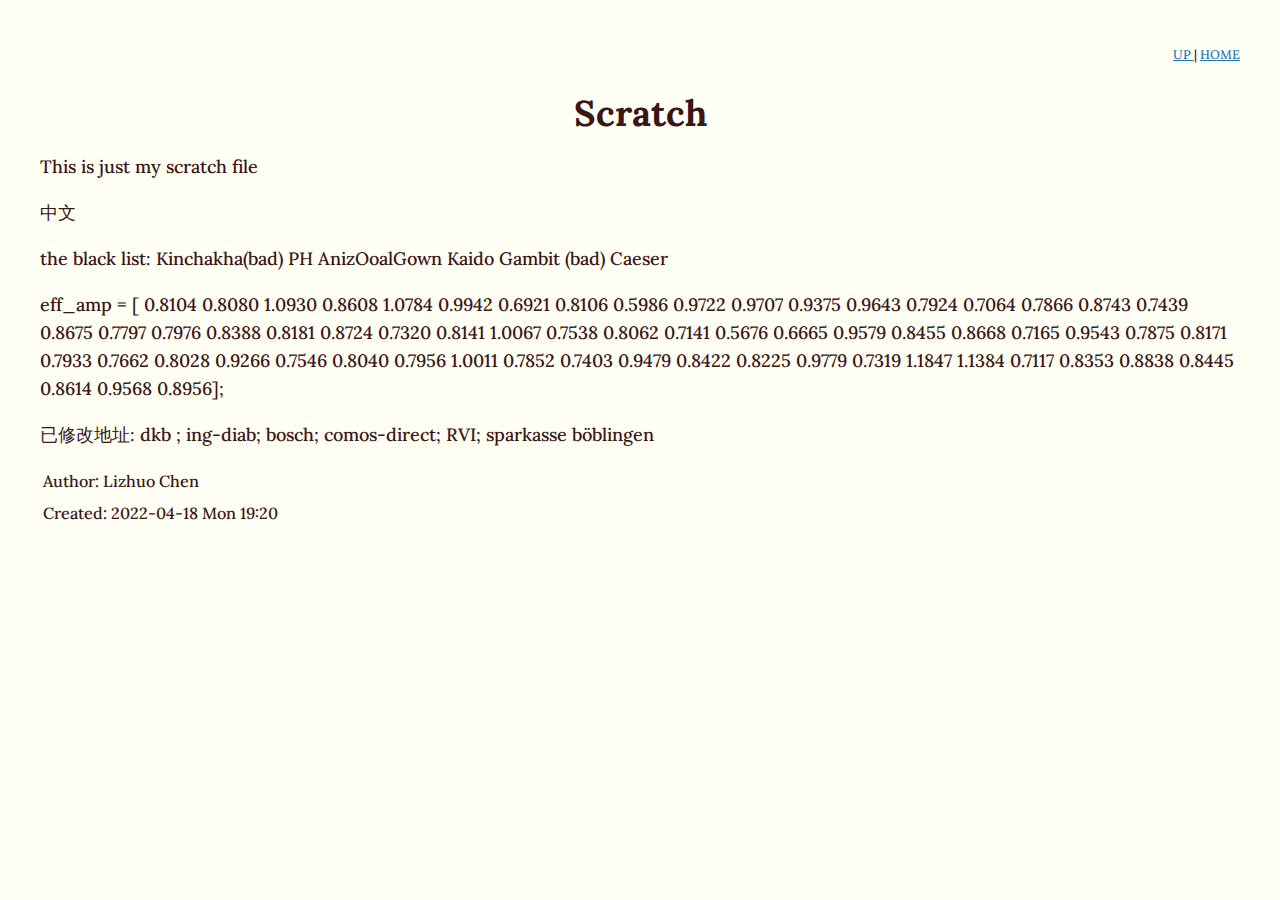
<file: Scratch.html>
<?xml version="1.0" encoding="utf-8"?>
<!DOCTYPE html PUBLIC "-//W3C//DTD XHTML 1.0 Strict//EN"
"http://www.w3.org/TR/xhtml1/DTD/xhtml1-strict.dtd">
<html xmlns="http://www.w3.org/1999/xhtml" lang="en" xml:lang="en">
<head>
<!-- 2022-04-18 Mon 19:20 -->
<meta http-equiv="Content-Type" content="text/html;charset=utf-8" />
<meta name="viewport" content="width=device-width, initial-scale=1" />
<title>Scratch</title>
<meta name="generator" content="Org mode" />
<meta name="author" content="Lizhuo Chen" />
<style type="text/css">
 <!--/*--><![CDATA[/*><!--*/
  .title  { text-align: center;
             margin-bottom: .2em; }
  .subtitle { text-align: center;
              font-size: medium;
              font-weight: bold;
              margin-top:0; }
  .todo   { font-family: monospace; color: red; }
  .done   { font-family: monospace; color: green; }
  .priority { font-family: monospace; color: orange; }
  .tag    { background-color: #eee; font-family: monospace;
            padding: 2px; font-size: 80%; font-weight: normal; }
  .timestamp { color: #bebebe; }
  .timestamp-kwd { color: #5f9ea0; }
  .org-right  { margin-left: auto; margin-right: 0px;  text-align: right; }
  .org-left   { margin-left: 0px;  margin-right: auto; text-align: left; }
  .org-center { margin-left: auto; margin-right: auto; text-align: center; }
  .underline { text-decoration: underline; }
  #postamble p, #preamble p { font-size: 90%; margin: .2em; }
  p.verse { margin-left: 3%; }
  pre {
    border: 1px solid #ccc;
    box-shadow: 3px 3px 3px #eee;
    padding: 8pt;
    font-family: monospace;
    overflow: auto;
    margin: 1.2em;
  }
  pre.src {
    position: relative;
    overflow: auto;
    padding-top: 1.2em;
  }
  pre.src:before {
    display: none;
    position: absolute;
    background-color: white;
    top: -10px;
    right: 10px;
    padding: 3px;
    border: 1px solid black;
  }
  pre.src:hover:before { display: inline; margin-top: 14px;}
  /* Languages per Org manual */
  pre.src-asymptote:before { content: 'Asymptote'; }
  pre.src-awk:before { content: 'Awk'; }
  pre.src-C:before { content: 'C'; }
  /* pre.src-C++ doesn't work in CSS */
  pre.src-clojure:before { content: 'Clojure'; }
  pre.src-css:before { content: 'CSS'; }
  pre.src-D:before { content: 'D'; }
  pre.src-ditaa:before { content: 'ditaa'; }
  pre.src-dot:before { content: 'Graphviz'; }
  pre.src-calc:before { content: 'Emacs Calc'; }
  pre.src-emacs-lisp:before { content: 'Emacs Lisp'; }
  pre.src-fortran:before { content: 'Fortran'; }
  pre.src-gnuplot:before { content: 'gnuplot'; }
  pre.src-haskell:before { content: 'Haskell'; }
  pre.src-hledger:before { content: 'hledger'; }
  pre.src-java:before { content: 'Java'; }
  pre.src-js:before { content: 'Javascript'; }
  pre.src-latex:before { content: 'LaTeX'; }
  pre.src-ledger:before { content: 'Ledger'; }
  pre.src-lisp:before { content: 'Lisp'; }
  pre.src-lilypond:before { content: 'Lilypond'; }
  pre.src-lua:before { content: 'Lua'; }
  pre.src-matlab:before { content: 'MATLAB'; }
  pre.src-mscgen:before { content: 'Mscgen'; }
  pre.src-ocaml:before { content: 'Objective Caml'; }
  pre.src-octave:before { content: 'Octave'; }
  pre.src-org:before { content: 'Org mode'; }
  pre.src-oz:before { content: 'OZ'; }
  pre.src-plantuml:before { content: 'Plantuml'; }
  pre.src-processing:before { content: 'Processing.js'; }
  pre.src-python:before { content: 'Python'; }
  pre.src-R:before { content: 'R'; }
  pre.src-ruby:before { content: 'Ruby'; }
  pre.src-sass:before { content: 'Sass'; }
  pre.src-scheme:before { content: 'Scheme'; }
  pre.src-screen:before { content: 'Gnu Screen'; }
  pre.src-sed:before { content: 'Sed'; }
  pre.src-sh:before { content: 'shell'; }
  pre.src-sql:before { content: 'SQL'; }
  pre.src-sqlite:before { content: 'SQLite'; }
  /* additional languages in org.el's org-babel-load-languages alist */
  pre.src-forth:before { content: 'Forth'; }
  pre.src-io:before { content: 'IO'; }
  pre.src-J:before { content: 'J'; }
  pre.src-makefile:before { content: 'Makefile'; }
  pre.src-maxima:before { content: 'Maxima'; }
  pre.src-perl:before { content: 'Perl'; }
  pre.src-picolisp:before { content: 'Pico Lisp'; }
  pre.src-scala:before { content: 'Scala'; }
  pre.src-shell:before { content: 'Shell Script'; }
  pre.src-ebnf2ps:before { content: 'ebfn2ps'; }
  /* additional language identifiers per "defun org-babel-execute"
       in ob-*.el */
  pre.src-cpp:before  { content: 'C++'; }
  pre.src-abc:before  { content: 'ABC'; }
  pre.src-coq:before  { content: 'Coq'; }
  pre.src-groovy:before  { content: 'Groovy'; }
  /* additional language identifiers from org-babel-shell-names in
     ob-shell.el: ob-shell is the only babel language using a lambda to put
     the execution function name together. */
  pre.src-bash:before  { content: 'bash'; }
  pre.src-csh:before  { content: 'csh'; }
  pre.src-ash:before  { content: 'ash'; }
  pre.src-dash:before  { content: 'dash'; }
  pre.src-ksh:before  { content: 'ksh'; }
  pre.src-mksh:before  { content: 'mksh'; }
  pre.src-posh:before  { content: 'posh'; }
  /* Additional Emacs modes also supported by the LaTeX listings package */
  pre.src-ada:before { content: 'Ada'; }
  pre.src-asm:before { content: 'Assembler'; }
  pre.src-caml:before { content: 'Caml'; }
  pre.src-delphi:before { content: 'Delphi'; }
  pre.src-html:before { content: 'HTML'; }
  pre.src-idl:before { content: 'IDL'; }
  pre.src-mercury:before { content: 'Mercury'; }
  pre.src-metapost:before { content: 'MetaPost'; }
  pre.src-modula-2:before { content: 'Modula-2'; }
  pre.src-pascal:before { content: 'Pascal'; }
  pre.src-ps:before { content: 'PostScript'; }
  pre.src-prolog:before { content: 'Prolog'; }
  pre.src-simula:before { content: 'Simula'; }
  pre.src-tcl:before { content: 'tcl'; }
  pre.src-tex:before { content: 'TeX'; }
  pre.src-plain-tex:before { content: 'Plain TeX'; }
  pre.src-verilog:before { content: 'Verilog'; }
  pre.src-vhdl:before { content: 'VHDL'; }
  pre.src-xml:before { content: 'XML'; }
  pre.src-nxml:before { content: 'XML'; }
  /* add a generic configuration mode; LaTeX export needs an additional
     (add-to-list 'org-latex-listings-langs '(conf " ")) in .emacs */
  pre.src-conf:before { content: 'Configuration File'; }

  table { border-collapse:collapse; }
  caption.t-above { caption-side: top; }
  caption.t-bottom { caption-side: bottom; }
  td, th { vertical-align:top;  }
  th.org-right  { text-align: center;  }
  th.org-left   { text-align: center;   }
  th.org-center { text-align: center; }
  td.org-right  { text-align: right;  }
  td.org-left   { text-align: left;   }
  td.org-center { text-align: center; }
  dt { font-weight: bold; }
  .footpara { display: inline; }
  .footdef  { margin-bottom: 1em; }
  .figure { padding: 1em; }
  .figure p { text-align: center; }
  .equation-container {
    display: table;
    text-align: center;
    width: 100%;
  }
  .equation {
    vertical-align: middle;
  }
  .equation-label {
    display: table-cell;
    text-align: right;
    vertical-align: middle;
  }
  .inlinetask {
    padding: 10px;
    border: 2px solid gray;
    margin: 10px;
    background: #ffffcc;
  }
  #org-div-home-and-up
   { text-align: right; font-size: 70%; white-space: nowrap; }
  textarea { overflow-x: auto; }
  .linenr { font-size: smaller }
  .code-highlighted { background-color: #ffff00; }
  .org-info-js_info-navigation { border-style: none; }
  #org-info-js_console-label
    { font-size: 10px; font-weight: bold; white-space: nowrap; }
  .org-info-js_search-highlight
    { background-color: #ffff00; color: #000000; font-weight: bold; }
  .org-svg { width: 90%; }
  /*]]>*/-->
</style>
<link rel="stylesheet" href="./css/core.css">
<script type="text/javascript">
// @license magnet:?xt=urn:btih:e95b018ef3580986a04669f1b5879592219e2a7a&dn=public-domain.txt Public Domain
<!--/*--><![CDATA[/*><!--*/
     function CodeHighlightOn(elem, id)
     {
       var target = document.getElementById(id);
       if(null != target) {
         elem.classList.add("code-highlighted");
         target.classList.add("code-highlighted");
       }
     }
     function CodeHighlightOff(elem, id)
     {
       var target = document.getElementById(id);
       if(null != target) {
         elem.classList.remove("code-highlighted");
         target.classList.remove("code-highlighted");
       }
     }
    /*]]>*///-->
// @license-end
</script>
</head>
<body>
<div id="org-div-home-and-up">
 <a accesskey="h" href="./index.html"> UP </a>
 |
 <a accesskey="H" href="https://cheneymx.github.io/mylife/"> HOME </a>
</div><div id="content">
<h1 class="title">Scratch</h1>
<p>
This is just my scratch file
</p>


<p>
中文
</p>



<p>
the black list: Kinchakha(bad)   PH AnizOoalGown    Kaido    Gambit (bad) Caeser
</p>


<p>
eff_amp = [ 0.8104 0.8080 1.0930 0.8608 1.0784 0.9942 0.6921 0.8106 0.5986 0.9722 0.9707 0.9375 0.9643 0.7924 0.7064
    0.7866 0.8743 0.7439 0.8675 0.7797 0.7976 0.8388 0.8181 0.8724 0.7320 0.8141 1.0067 0.7538 0.8062 0.7141 0.5676
    0.6665 0.9579 0.8455 0.8668 0.7165 0.9543 0.7875 0.8171 0.7933 0.7662 0.8028 0.9266 0.7546 0.8040 0.7956 1.0011
    0.7852 0.7403 0.9479 0.8422 0.8225 0.9779 0.7319 1.1847 1.1384 0.7117 0.8353 0.8838 0.8445 0.8614 0.9568 0.8956];
</p>


<p>
已修改地址:   dkb ; ing-diab; bosch; comos-direct; RVI; sparkasse böblingen
</p>
</div>
<div id="postamble" class="status">
<p class="author">Author: Lizhuo Chen</p>
<p class="date">Created: 2022-04-18 Mon 19:20</p>
</div>
</body>
</html>
</file>
<file: css/core.css>
@import url("https://fonts.googleapis.com/css2?family=Lora:wght@500&display=swap");
@import url("https://fonts.googleapis.com/css2?family=Inconsolata&display=swap");
body{
    margin:40px
           auto;
    width:1200px;
    max-width:100%;
    line-height:1.6;
    font-size:16px;
    background:#fffff4;
    color:#3a1616;
    padding:0
            10px;
    font-size:18px;
    line-height:28px;
    font-family:"Lora";
    font-weight:500
}
input{
    padding:10px 16px;
    margin:2px 0;
    box-sizing:border-box;
    border:2px solid
           #dabebe;
    border-radius:6px;
    background:#fffff4;
    color:#3a1616;
    font-size:16px;
    -webkit-transition:0.5s;
    transition:0.5s;
    outline:none
}
input:focus{border:2px solid #3a1616}.button{background-color:#fffff4;border:none;color:black;padding:6px 14px;text-align:center;text-decoration:none;display:inline-block;font-size:16px;margin:4px 2px;transition-duration:0.4s;cursor:pointer;border:2px solid #3a1616;border-radius:6px}.button:hover{background-color:#3a1616;color:white}.isa_error,.isa_info,.isa_success,.isa_warning{width:90%;margin:10px 0;padding:12px}.isa_info{color:#00529b;background-color:#bde5f8}.isa_success{color:#4f8a10;background-color:#dff2bf}.isa_warning{color:#9f6000;background-color:#feefb3}.isa_error{color:#d8000c;background-color:#ffd2d2}h1,h2,h3{line-height:1.2;font-family:"Lora"}img{width:500px;max-width:100%;border-radius:10px;text-align:center}a{cursor:pointer;color:#217ab7;line-height:inherit}a:hover{color:white;background-color:#3297d3}a:visited{color:#43458b;border-color:#43458b}a:visited:hover{color:white;background-color:#9251ac}pre{font-family:"Inconsolata", monospace}::selection{color:white;background:#ff4081}
</file>
